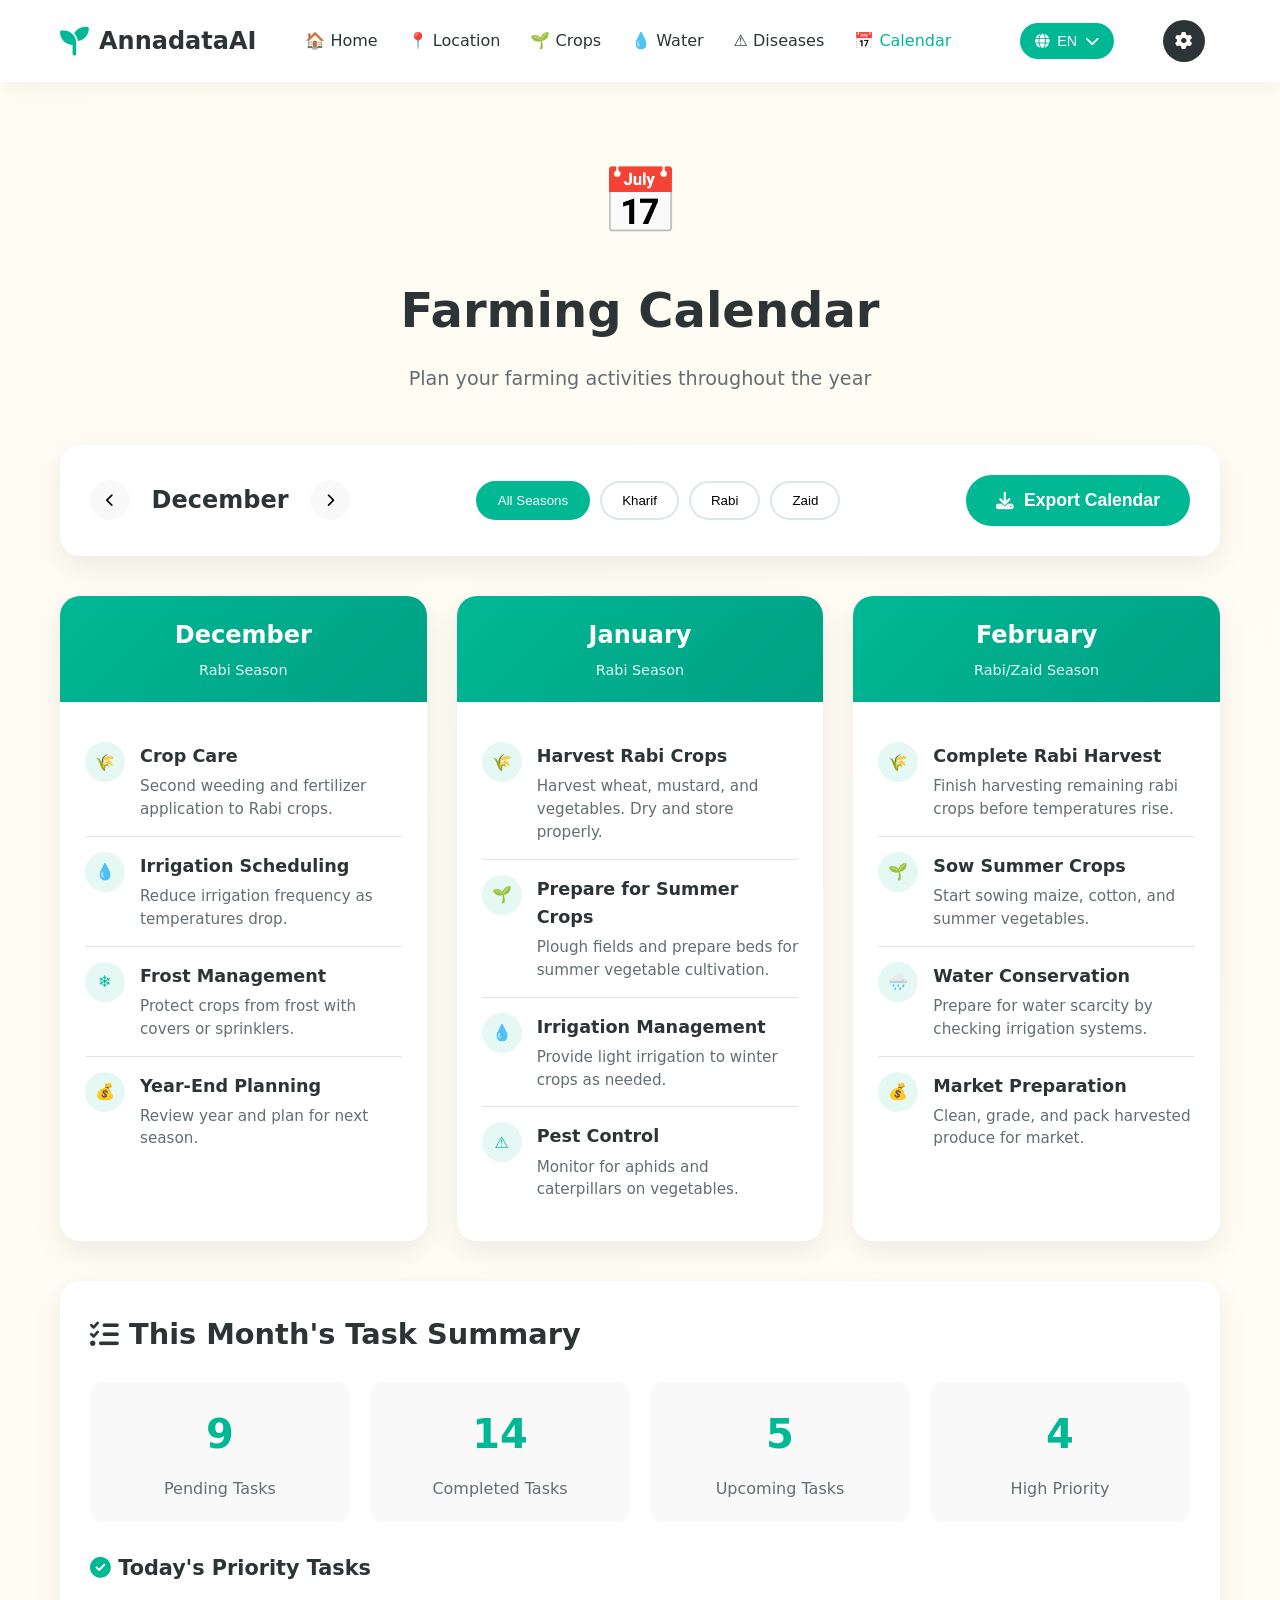
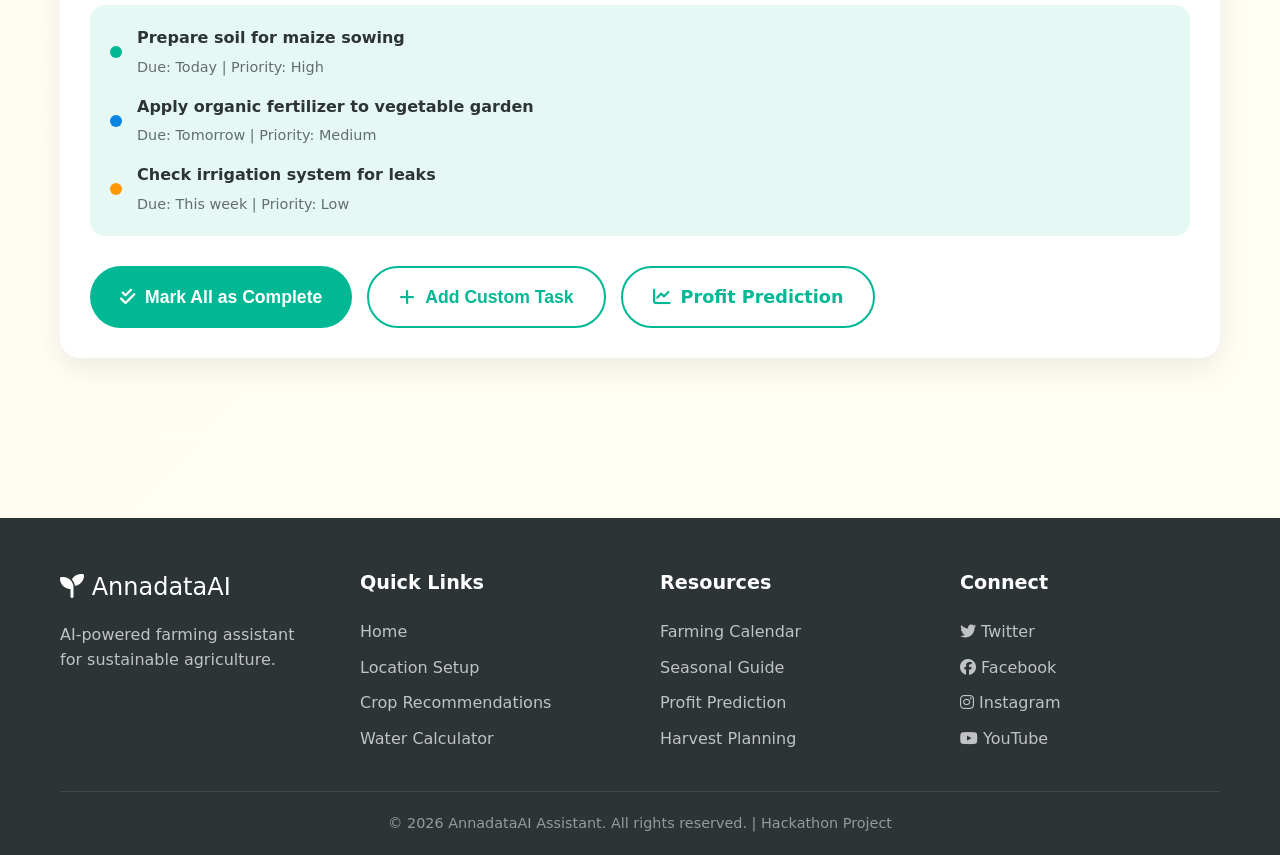
<file: templates/calendar.html>
<!DOCTYPE html>
<html lang="en">
<head>
    <meta charset="UTF-8">
    <meta name="viewport" content="width=device-width, initial-scale=1.0">
    <title>📅 Farming Calendar - AnnadataAI</title>
    <link rel="stylesheet" href="https://cdnjs.cloudflare.com/ajax/libs/font-awesome/6.4.0/css/all.min.css">
    <style>
        :root {
            --primary: #00b894;
            --primary-dark: #00a085;
            --secondary: #0984e3;
            --dark: #2d3436;
            --light: #f9f9f9;
            --gray: #636e72;
            --light-gray: #dfe6e9;
            --shadow: 0 10px 30px rgba(0, 0, 0, 0.08);
            --transition: all 0.3s ease;
        }

        * {
            margin: 0;
            padding: 0;
            box-sizing: border-box;
        }

        body {
            font-family: 'Segoe UI', system-ui, -apple-system, sans-serif;
            line-height: 1.6;
            color: var(--dark);
            background: linear-gradient(135deg, rgba(255, 193, 7, 0.05) 0%, rgba(255, 235, 59, 0.05) 100%);
            min-height: 100vh;
        }

        .container {
            max-width: 1200px;
            margin: 0 auto;
            padding: 0 20px;
        }

        /* Navbar */
        .navbar {
            position: fixed;
            top: 0;
            width: 100%;
            background: rgba(255, 255, 255, 0.95);
            backdrop-filter: blur(10px);
            box-shadow: 0 5px 20px rgba(0, 0, 0, 0.05);
            z-index: 1000;
            padding: 20px 0;
        }

        .nav-container {
            display: flex;
            justify-content: space-between;
            align-items: center;
        }

        .logo {
            display: flex;
            align-items: center;
            gap: 10px;
            text-decoration: none;
            color: var(--dark);
            font-weight: 700;
            font-size: 1.5rem;
        }

        .logo i {
            color: var(--primary);
            font-size: 1.8rem;
        }

        .nav-links {
            display: flex;
            gap: 30px;
        }

        .nav-links a {
            text-decoration: none;
            color: var(--dark);
            font-weight: 500;
            transition: var(--transition);
            position: relative;
        }

        .nav-links a:hover {
            color: var(--primary);
        }

        .nav-links a::after {
            content: '';
            position: absolute;
            bottom: -5px;
            left: 0;
            width: 0;
            height: 2px;
            background: var(--primary);
            transition: var(--transition);
        }

        .nav-links a:hover::after {
            width: 100%;
        }

        /* ===== LANGUAGE SELECTOR ===== */
        .language-selector {
            position: relative;
            margin-left: 20px;
        }

        .language-btn {
            display: flex;
            align-items: center;
            gap: 8px;
            padding: 10px 15px;
            background: var(--primary);
            color: white;
            border: none;
            border-radius: 25px;
            cursor: pointer;
            font-size: 0.9rem;
            font-weight: 500;
            transition: var(--transition);
        }

        .language-btn:hover {
            background: var(--primary-dark);
            transform: translateY(-2px);
        }

        .language-menu {
            position: absolute;
            top: 100%;
            right: 0;
            background: white;
            border-radius: 10px;
            box-shadow: 0 10px 30px rgba(0, 0, 0, 0.15);
            min-width: 200px;
            z-index: 1000;
            opacity: 0;
            visibility: hidden;
            transform: translateY(-10px);
            transition: var(--transition);
            margin-top: 10px;
        }

        .language-menu.active {
            opacity: 1;
            visibility: visible;
            transform: translateY(0);
        }

        .language-option {
            display: flex;
            align-items: center;
            gap: 12px;
            padding: 12px 16px;
            cursor: pointer;
            transition: var(--transition);
            border-bottom: 1px solid var(--light-gray);
        }

        .language-option:last-child {
            border-bottom: none;
        }

        .language-option:hover {
            background: var(--light);
            color: var(--primary);
        }

        .language-option .flag {
            font-size: 1.2rem;
        }

        .language-option span:last-child {
            font-weight: 500;
        }

        @media (max-width: 768px) {
            .nav-links {
                display: none;
                position: absolute;
                top: 100%;
                left: 0;
                width: 100%;
                background: white;
                flex-direction: column;
                padding: 20px;
                box-shadow: 0 10px 20px rgba(0,0,0,0.1);
            }
            
            .nav-links.active {
                display: flex;
            }
            
            .mobile-menu-btn {
                display: block;
            }
        }

        .settings-icon {
            display: inline-flex;
            align-items: center;
            justify-content: center;
            width: 42px;
            height: 42px;
            background: #2d3436;
            color: white;
            border-radius: 50%;
            text-decoration: none;
            font-size: 1.1rem;
            transition: var(--transition);
            cursor: pointer;
            margin-right: 15px;
        }

        .settings-icon:hover {
            background: #1e272e;
            transform: rotate(20deg);
            box-shadow: 0 5px 15px rgba(0, 0, 0, 0.2);
        }

        .mobile-menu-btn {
            display: none;
            background: none;
            border: none;
            font-size: 1.5rem;
            color: var(--dark);
            cursor: pointer;
        }

        /* Main Content */
        .main-content {
            padding: 150px 0 80px;
        }

        /* Page Header */
        .page-header {
            text-align: center;
            margin-bottom: 50px;
        }

        .page-header h1 {
            font-size: 3rem;
            color: var(--dark);
            margin-bottom: 15px;
        }

        .page-header .icon {
            font-size: 4rem;
            color: var(--primary);
            margin-bottom: 20px;
        }

        .page-header p {
            color: var(--gray);
            font-size: 1.2rem;
            max-width: 700px;
            margin: 0 auto;
        }

        /* Calendar Controls */
        .calendar-controls {
            background: white;
            border-radius: 20px;
            padding: 30px;
            box-shadow: var(--shadow);
            margin-bottom: 40px;
            display: flex;
            justify-content: space-between;
            align-items: center;
            flex-wrap: wrap;
            gap: 20px;
        }

        .month-selector {
            display: flex;
            align-items: center;
            gap: 15px;
        }

        .month-selector button {
            background: var(--light);
            border: none;
            width: 40px;
            height: 40px;
            border-radius: 50%;
            cursor: pointer;
            display: flex;
            align-items: center;
            justify-content: center;
            transition: var(--transition);
        }

        .month-selector button:hover {
            background: var(--primary);
            color: white;
        }

        .month-name {
            font-size: 1.5rem;
            font-weight: 600;
            color: var(--dark);
            min-width: 150px;
            text-align: center;
        }

        .season-selector {
            display: flex;
            gap: 10px;
            flex-wrap: wrap;
        }

        .season-btn {
            padding: 10px 20px;
            border: 2px solid var(--light-gray);
            background: white;
            border-radius: 25px;
            cursor: pointer;
            transition: var(--transition);
            font-weight: 500;
        }

        .season-btn.active {
            background: var(--primary);
            color: white;
            border-color: var(--primary);
        }

        .season-btn:hover:not(.active) {
            border-color: var(--primary);
            color: var(--primary);
        }

        /* Calendar Grid */
        .calendar-grid {
            display: grid;
            grid-template-columns: repeat(auto-fit, minmax(350px, 1fr));
            gap: 30px;
            margin-bottom: 40px;
        }

        .month-card {
            background: white;
            border-radius: 20px;
            overflow: hidden;
            box-shadow: var(--shadow);
            transition: var(--transition);
        }

        .month-card:hover {
            transform: translateY(-5px);
            box-shadow: 0 15px 35px rgba(0, 0, 0, 0.15);
        }

        .month-header {
            background: linear-gradient(135deg, var(--primary) 0%, var(--primary-dark) 100%);
            color: white;
            padding: 20px;
            text-align: center;
        }

        .month-title {
            font-size: 1.5rem;
            font-weight: 700;
            margin-bottom: 5px;
        }

        .month-season {
            font-size: 0.9rem;
            opacity: 0.9;
        }

        .month-body {
            padding: 25px;
        }

        .activities-list {
            list-style: none;
            padding: 0;
        }

        .activity-item {
            display: flex;
            align-items: flex-start;
            gap: 15px;
            padding: 15px 0;
            border-bottom: 1px solid var(--light-gray);
        }

        .activity-item:last-child {
            border-bottom: none;
        }

        .activity-icon {
            width: 40px;
            height: 40px;
            background: rgba(0, 184, 148, 0.1);
            border-radius: 50%;
            display: flex;
            align-items: center;
            justify-content: center;
            color: var(--primary);
            flex-shrink: 0;
        }

        .activity-content h4 {
            color: var(--dark);
            margin-bottom: 5px;
            font-size: 1.1rem;
        }

        .activity-content p {
            color: var(--gray);
            font-size: 0.95rem;
            line-height: 1.5;
        }

        /* Task Summary */
        .task-summary {
            background: white;
            border-radius: 20px;
            padding: 30px;
            box-shadow: var(--shadow);
            margin-top: 40px;
        }

        .task-summary h2 {
            color: var(--dark);
            margin-bottom: 25px;
            font-size: 1.8rem;
            display: flex;
            align-items: center;
            gap: 10px;
        }

        .task-stats {
            display: grid;
            grid-template-columns: repeat(auto-fit, minmax(200px, 1fr));
            gap: 20px;
            margin-bottom: 30px;
        }

        .stat-card {
            background: var(--light);
            padding: 20px;
            border-radius: 15px;
            text-align: center;
        }

        .stat-number {
            font-size: 2.5rem;
            font-weight: 700;
            color: var(--primary);
            margin-bottom: 10px;
        }

        .stat-label {
            color: var(--gray);
            font-size: 1rem;
        }

        /* Buttons */
        .btn {
            display: inline-flex;
            align-items: center;
            gap: 10px;
            padding: 15px 30px;
            border-radius: 50px;
            text-decoration: none;
            font-weight: 600;
            font-size: 1.1rem;
            transition: var(--transition);
            border: none;
            cursor: pointer;
        }

        .btn-primary {
            background: var(--primary);
            color: white;
        }

        .btn-primary:hover {
            background: var(--primary-dark);
            transform: translateY(-3px);
            box-shadow: 0 10px 20px rgba(0, 184, 148, 0.3);
        }

        .btn-secondary {
            background: white;
            color: var(--primary);
            border: 2px solid var(--primary);
        }

        .btn-secondary:hover {
            background: var(--primary);
            color: white;
        }

        /* Footer */
        footer {
            background: var(--dark);
            color: white;
            padding: 50px 0 20px;
            margin-top: 80px;
        }

        .footer-content {
            display: grid;
            grid-template-columns: repeat(auto-fit, minmax(250px, 1fr));
            gap: 40px;
            margin-bottom: 30px;
        }

        .footer-links h3 {
            color: white;
            margin-bottom: 20px;
            font-size: 1.2rem;
        }

        .footer-links ul {
            list-style: none;
        }

        .footer-links li {
            margin-bottom: 10px;
        }

        .footer-links a {
            color: rgba(255, 255, 255, 0.7);
            text-decoration: none;
            transition: var(--transition);
        }

        .footer-links a:hover {
            color: white;
            padding-left: 5px;
        }

        .copyright {
            text-align: center;
            padding-top: 20px;
            border-top: 1px solid rgba(255, 255, 255, 0.1);
            color: rgba(255, 255, 255, 0.5);
            font-size: 0.9rem;
        }

        /* Responsive */
        @media (max-width: 768px) {
            .nav-links {
                display: none;
                position: absolute;
                top: 70px;
                left: 0;
                width: 100%;
                background: white;
                flex-direction: column;
                padding: 20px;
                box-shadow: 0 10px 20px rgba(0,0,0,0.1);
            }
            
            .mobile-menu-btn {
                display: block;
            }
            
            .main-content {
                padding: 120px 0 40px;
            }
            
            .page-header h1 {
                font-size: 2.5rem;
            }
            
            .calendar-controls {
                flex-direction: column;
                align-items: stretch;
            }
            
            .month-selector {
                justify-content: center;
            }
            
            .season-selector {
                justify-content: center;
            }
            
            .calendar-grid {
                grid-template-columns: 1fr;
            }
            
            .task-stats {
                grid-template-columns: 1fr;
            }
        }

        @media (max-width: 480px) {
            .page-header h1 {
                font-size: 2rem;
            }
            
            .month-selector {
                flex-wrap: wrap;
                justify-content: center;
            }
            
            .season-selector {
                justify-content: center;
            }
        }
    </style>
</head>
<body>
    <!-- Navbar -->
    <nav class="navbar">
        <div class="container nav-container">
            <a href="/" class="logo">
                <i class="fas fa-seedling"></i>
                <span>AnnadataAI</span>
            </a>
            
            <div class="nav-links">
                <a href="/">🏠 Home</a>
                <a href="/location">📍 Location</a>
                <a href="/crops">🌱 Crops</a>
                <a href="/water">💧 Water</a>
                <a href="/diseases">⚠️ Diseases</a>
                <a href="/calendar" style="color: var(--primary);">📅 Calendar</a>
            </div>
            
            <!-- Language Selector -->
            <div class="language-selector">
                <button class="language-btn" onclick="toggleLanguageMenu()">
                    <i class="fas fa-globe"></i>
                    <span id="current-language">EN</span>
                    <i class="fas fa-chevron-down"></i>
                </button>
                <div class="language-menu" id="languageMenu">
                    <div class="language-option" onclick="changeLanguage('en')">
                        <span class="flag">🇺🇸</span>
                        <span>English</span>
                    </div>
                    <div class="language-option" onclick="changeLanguage('hi')">
                        <span class="flag">🇮🇳</span>
                        <span>हिंदी</span>
                    </div>
                    <div class="language-option" onclick="changeLanguage('te')">
                        <span class="flag">🇮🇳</span>
                        <span>తెలుగు</span>
                    </div>
                    <div class="language-option" onclick="changeLanguage('ta')">
                        <span class="flag">🇮🇳</span>
                        <span>தமிழ்</span>
                    </div>
                    <div class="language-option" onclick="changeLanguage('bn')">
                        <span class="flag">🇧🇩</span>
                        <span>বাংলা</span>
                    </div>
                    <div class="language-option" onclick="changeLanguage('mr')">
                        <span class="flag">🇮🇳</span>
                        <span>मराठी</span>
                    </div>
                    <div class="language-option" onclick="changeLanguage('gu')">
                        <span class="flag">🇮🇳</span>
                        <span>ગુજરાતી</span>
                    </div>
                    <div class="language-option" onclick="changeLanguage('kn')">
                        <span class="flag">🇮🇳</span>
                        <span>ಕನ್ನಡ</span>
                    </div>
                    <div class="language-option" onclick="changeLanguage('ml')">
                        <span class="flag">🇮🇳</span>
                        <span>മലയാളം</span>
                    </div>
                    <div class="language-option" onclick="changeLanguage('pa')">
                        <span class="flag">🇮🇳</span>
                        <span>ਪੰਜਾਬੀ</span>
                    </div>
                </div>
            </div>
            
            <a href="/settings" class="settings-icon" title="Settings">
                <i class="fas fa-cog"></i>
            </a>
            
            <button class="mobile-menu-btn">
                <i class="fas fa-bars"></i>
            </button>
        </div>
    </nav>

    <!-- Main Content -->
    <div class="main-content">
        <div class="container">
            <!-- Page Header -->
            <div class="page-header">
                <div class="icon">📅</div>
                <h1 data-translate="calendar_title">Smart Farming Calendar</h1>
                <p data-translate="calendar_subtitle">Plan your farming activities month-by-month with AI-powered recommendations tailored to your location and crops.</p>
            </div>

            <!-- Calendar Controls -->
            <div class="calendar-controls">
                <div class="month-selector">
                    <button onclick="changeMonth(-1)">
                        <i class="fas fa-chevron-left"></i>
                    </button>
                    <div class="month-name" id="currentMonth">January</div>
                    <button onclick="changeMonth(1)">
                        <i class="fas fa-chevron-right"></i>
                    </button>
                </div>
                
                <div class="season-selector">
                    <button class="season-btn active" onclick="filterBySeason('all')">All Seasons</button>
                    <button class="season-btn" onclick="filterBySeason('kharif')">Kharif</button>
                    <button class="season-btn" onclick="filterBySeason('rabi')">Rabi</button>
                    <button class="season-btn" onclick="filterBySeason('zaid')">Zaid</button>
                </div>
                
                <button class="btn btn-primary" onclick="exportCalendar()">
                    <i class="fas fa-download"></i> Export Calendar
                </button>
            </div>

            <!-- Calendar Grid -->
            <div class="calendar-grid" id="calendarGrid">
                <!-- Months will be populated by JavaScript -->
            </div>

            <!-- Task Summary -->
            <div class="task-summary">
                <h2><i class="fas fa-tasks"></i> This Month's Task Summary</h2>
                
                <div class="task-stats">
                    <div class="stat-card">
                        <div class="stat-number" id="pendingTasks">8</div>
                        <div class="stat-label">Pending Tasks</div>
                    </div>
                    
                    <div class="stat-card">
                        <div class="stat-number" id="completedTasks">12</div>
                        <div class="stat-label">Completed Tasks</div>
                    </div>
                    
                    <div class="stat-card">
                        <div class="stat-number" id="upcomingTasks">5</div>
                        <div class="stat-label">Upcoming Tasks</div>
                    </div>
                    
                    <div class="stat-card">
                        <div class="stat-number" id="priorityTasks">3</div>
                        <div class="stat-label">High Priority</div>
                    </div>
                </div>
                
                <div style="margin-top: 30px;">
                    <h3 style="color: var(--dark); margin-bottom: 20px; font-size: 1.3rem;">
                        <i class="fas fa-check-circle" style="color: var(--primary);"></i> Today's Priority Tasks
                    </h3>
                    
                    <div style="background: rgba(0, 184, 148, 0.1); padding: 20px; border-radius: 15px;">
                        <div style="display: flex; align-items: center; gap: 15px; margin-bottom: 15px;">
                            <div style="width: 12px; height: 12px; background: var(--primary); border-radius: 50%;"></div>
                            <div>
                                <strong>Prepare soil for maize sowing</strong>
                                <p style="color: var(--gray); font-size: 0.9rem; margin-top: 5px;">Due: Today | Priority: High</p>
                            </div>
                        </div>
                        
                        <div style="display: flex; align-items: center; gap: 15px; margin-bottom: 15px;">
                            <div style="width: 12px; height: 12px; background: var(--secondary); border-radius: 50%;"></div>
                            <div>
                                <strong>Apply organic fertilizer to vegetable garden</strong>
                                <p style="color: var(--gray); font-size: 0.9rem; margin-top: 5px;">Due: Tomorrow | Priority: Medium</p>
                            </div>
                        </div>
                        
                        <div style="display: flex; align-items: center; gap: 15px;">
                            <div style="width: 12px; height: 12px; background: #ff9800; border-radius: 50%;"></div>
                            <div>
                                <strong>Check irrigation system for leaks</strong>
                                <p style="color: var(--gray); font-size: 0.9rem; margin-top: 5px;">Due: This week | Priority: Low</p>
                            </div>
                        </div>
                    </div>
                </div>
                
                <!-- UPDATED: Button now correctly links to /profit route -->
                <div style="margin-top: 30px; display: flex; gap: 15px; flex-wrap: wrap;">
                    <button class="btn btn-primary" onclick="markAllComplete()">
                        <i class="fas fa-check-double"></i> Mark All as Complete
                    </button>
                    
                    <button class="btn btn-secondary" onclick="addCustomTask()">
                        <i class="fas fa-plus"></i> Add Custom Task
                    </button>
                    
                    <!-- UPDATED LINK: Now uses Flask route /profit -->
                    <a href="/profit" class="btn btn-secondary">
                        <i class="fas fa-chart-line"></i> Profit Prediction
                    </a>
                </div>
            </div>
        </div>
    </div>

    <!-- Footer -->
    <footer>
        <div class="container">
            <div class="footer-content">
                <div class="footer-about">
                    <div class="footer-logo" style="color: white; font-size: 1.5rem; margin-bottom: 15px;">
                        <i class="fas fa-seedling"></i> AnnadataAI
                    </div>
                    <p style="color: rgba(255, 255, 255, 0.7);">AI-powered farming assistant for sustainable agriculture.</p>
                </div>
                
                <div class="footer-links">
                    <h3>Quick Links</h3>
                    <ul>
                        <li><a href="/">Home</a></li>
                        <li><a href="/location">Location Setup</a></li>
                        <li><a href="/crops">Crop Recommendations</a></li>
                        <li><a href="/water">Water Calculator</a></li>
                    </ul>
                </div>
                
                <div class="footer-links">
                    <h3>Resources</h3>
                    <ul>
                        <li><a href="/calendar">Farming Calendar</a></li>
                        <li><a href="#">Seasonal Guide</a></li>
                        <li><a href="/profit">Profit Prediction</a></li>
                        <li><a href="#">Harvest Planning</a></li>
                    </ul>
                </div>
                
                <div class="footer-links">
                    <h3>Connect</h3>
                    <ul>
                        <li><a href="#"><i class="fab fa-twitter"></i> Twitter</a></li>
                        <li><a href="#"><i class="fab fa-facebook"></i> Facebook</a></li>
                        <li><a href="#"><i class="fab fa-instagram"></i> Instagram</a></li>
                        <li><a href="#"><i class="fab fa-youtube"></i> YouTube</a></li>
                    </ul>
                </div>
            </div>
            
            <div class="copyright">
                <p>&copy; 2024 AnnadataAI Assistant. All rights reserved. | Hackathon Project</p>
            </div>
        </div>
    </footer>

    <script>
        // Mobile Menu Toggle
        const mobileMenuBtn = document.querySelector('.mobile-menu-btn');
        const navLinks = document.querySelector('.nav-links');
        
        mobileMenuBtn.addEventListener('click', () => {
            navLinks.style.display = navLinks.style.display === 'flex' ? 'none' : 'flex';
        });
        
        // Calendar Data
        const monthsData = [
            {
                name: 'January',
                season: 'Rabi',
                activities: [
                    { icon: '🌾', title: 'Harvest Rabi Crops', description: 'Harvest wheat, mustard, and vegetables. Dry and store properly.' },
                    { icon: '🌱', title: 'Prepare for Summer Crops', description: 'Plough fields and prepare beds for summer vegetable cultivation.' },
                    { icon: '💧', title: 'Irrigation Management', description: 'Provide light irrigation to winter crops as needed.' },
                    { icon: '⚠️', title: 'Pest Control', description: 'Monitor for aphids and caterpillars on vegetables.' }
                ]
            },
            {
                name: 'February',
                season: 'Rabi/Zaid',
                activities: [
                    { icon: '🌾', title: 'Complete Rabi Harvest', description: 'Finish harvesting remaining rabi crops before temperatures rise.' },
                    { icon: '🌱', title: 'Sow Summer Crops', description: 'Start sowing maize, cotton, and summer vegetables.' },
                    { icon: '🌧️', title: 'Water Conservation', description: 'Prepare for water scarcity by checking irrigation systems.' },
                    { icon: '💰', title: 'Market Preparation', description: 'Clean, grade, and pack harvested produce for market.' }
                ]
            },
            {
                name: 'March',
                season: 'Zaid',
                activities: [
                    { icon: '🌱', title: 'Sow Zaid Crops', description: 'Sow moong, melons, cucumber, and other short-duration crops.' },
                    { icon: '💧', title: 'Irrigation Critical', description: 'Increase irrigation frequency as temperatures rise.' },
                    { icon: '🌿', title: 'Weed Control', description: 'Regular weeding and mulching to conserve soil moisture.' },
                    { icon: '🐛', title: 'Pest Monitoring', description: 'Watch for whiteflies and mites on summer crops.' }
                ]
            },
            {
                name: 'April',
                season: 'Zaid',
                activities: [
                    { icon: '🌾', title: 'Harvest Early Zaid', description: 'Harvest early-sown summer crops like vegetables and pulses.' },
                    { icon: '🌱', title: 'Prepare for Kharif', description: 'Start preparing land for upcoming Kharif season.' },
                    { icon: '🔥', title: 'Heat Management', description: 'Protect crops from heat stress with shade and mulching.' },
                    { icon: '💧', title: 'Water Scheduling', description: 'Water early morning or late evening to reduce evaporation.' }
                ]
            },
            {
                name: 'May',
                season: 'Kharif Preparation',
                activities: [
                    { icon: '🌱', title: 'Nursery Preparation', description: 'Prepare nurseries for rice, vegetables, and other Kharif crops.' },
                    { icon: '🌾', title: 'Harvest Remaining Crops', description: 'Complete harvesting of all summer crops.' },
                    { icon: '🌧️', title: 'Wait for Monsoon', description: 'Monitor weather forecasts for monsoon arrival.' },
                    { icon: '🛠️', title: 'Equipment Check', description: 'Repair and maintain farming equipment for Kharif season.' }
                ]
            },
            {
                name: 'June',
                season: 'Kharif',
                activities: [
                    { icon: '🌧️', title: 'Monsoon Begins', description: 'Start sowing with first monsoon showers.' },
                    { icon: '🌱', title: 'Sow Kharif Crops', description: 'Sow rice, maize, cotton, soybeans, and pulses.' },
                    { icon: '💧', title: 'Rainwater Harvesting', description: 'Collect and store rainwater for future use.' },
                    { icon: '⚠️', title: 'Disease Watch', description: 'Monitor for fungal diseases in humid conditions.' }
                ]
            },
            {
                name: 'July',
                season: 'Kharif',
                activities: [
                    { icon: '🌱', title: 'Continue Sowing', description: 'Complete sowing of all Kharif crops.' },
                    { icon: '🌿', title: 'Weed Management', description: 'First weeding of Kharif crops. Use organic weed control.' },
                    { icon: '💧', title: 'Drainage Management', description: 'Ensure proper drainage to prevent waterlogging.' },
                    { icon: '🌾', title: 'Fertilizer Application', description: 'Apply first dose of fertilizers to growing crops.' }
                ]
            },
            {
                name: 'August',
                season: 'Kharif',
                activities: [
                    { icon: '🌾', title: 'Crop Maintenance', description: 'Second weeding and earthing up of crops.' },
                    { icon: '💧', title: 'Irrigation as Needed', description: 'Supplement irrigation if monsoon breaks occur.' },
                    { icon: '🐛', title: 'Pest Control', description: 'Monitor and control pests like stem borers and leaf rollers.' },
                    { icon: '🌱', title: 'Sow Late Kharif', description: 'Sow late varieties of pulses and vegetables.' }
                ]
            },
            {
                name: 'September',
                season: 'Kharif/Rabi',
                activities: [
                    { icon: '🌾', title: 'Harvest Early Kharif', description: 'Start harvesting early-maturing Kharif crops.' },
                    { icon: '🌱', title: 'Prepare for Rabi', description: 'Begin land preparation for Rabi season crops.' },
                    { icon: '💧', title: 'Water Management', description: 'Conserve soil moisture for upcoming dry period.' },
                    { icon: '💰', title: 'Market Planning', description: 'Plan marketing strategy for Kharif harvest.' }
                ]
            },
            {
                name: 'October',
                season: 'Rabi',
                activities: [
                    { icon: '🌾', title: 'Complete Kharif Harvest', description: 'Finish harvesting all Kharif crops.' },
                    { icon: '🌱', title: 'Sow Rabi Crops', description: 'Start sowing wheat, barley, mustard, and vegetables.' },
                    { icon: '💧', title: 'Irrigation Critical', description: 'Provide pre-sowing irrigation for Rabi crops.' },
                    { icon: '🌿', title: 'Soil Preparation', description: 'Fine tilth preparation for small-seeded crops.' }
                ]
            },
            {
                name: 'November',
                season: 'Rabi',
                activities: [
                    { icon: '🌱', title: 'Complete Rabi Sowing', description: 'Finish sowing all Rabi crops before winter.' },
                    { icon: '💧', title: 'First Irrigation', description: 'Apply first irrigation to newly sown crops.' },
                    { icon: '🌿', title: 'Weed Control', description: 'First weeding of Rabi crops.' },
                    { icon: '🌡️', title: 'Frost Protection', description: 'Prepare for frost protection measures.' }
                ]
            },
            {
                name: 'December',
                season: 'Rabi',
                activities: [
                    { icon: '🌾', title: 'Crop Care', description: 'Second weeding and fertilizer application to Rabi crops.' },
                    { icon: '💧', title: 'Irrigation Scheduling', description: 'Reduce irrigation frequency as temperatures drop.' },
                    { icon: '❄️', title: 'Frost Management', description: 'Protect crops from frost with covers or sprinklers.' },
                    { icon: '💰', title: 'Year-End Planning', description: 'Review year and plan for next season.' }
                ]
            }
        ];
        
        let currentMonthIndex = new Date().getMonth(); // 0-11
        
        // Render Calendar
        function renderCalendar() {
            const container = document.getElementById('calendarGrid');
            const currentMonth = document.getElementById('currentMonth');
            
            // Update current month display
            currentMonth.textContent = monthsData[currentMonthIndex].name;
            
            // Clear container
            container.innerHTML = '';
            
            // Show current month and next 2 months
            for (let i = 0; i < 3; i++) {
                const monthIndex = (currentMonthIndex + i) % 12;
                const month = monthsData[monthIndex];
                
                const monthCard = document.createElement('div');
                monthCard.className = 'month-card';
                monthCard.innerHTML = `
                    <div class="month-header">
                        <div class="month-title">${month.name}</div>
                        <div class="month-season">${month.season} Season</div>
                    </div>
                    <div class="month-body">
                        <ul class="activities-list">
                            ${month.activities.map(activity => `
                                <li class="activity-item">
                                    <div class="activity-icon">
                                        ${activity.icon}
                                    </div>
                                    <div class="activity-content">
                                        <h4>${activity.title}</h4>
                                        <p>${activity.description}</p>
                                    </div>
                                </li>
                            `).join('')}
                        </ul>
                    </div>
                `;
                container.appendChild(monthCard);
            }
            
            // Update task summary
            updateTaskSummary();
        }
        
        // Change Month
        function changeMonth(direction) {
            currentMonthIndex = (currentMonthIndex + direction + 12) % 12;
            renderCalendar();
        }
        
        // Filter by Season
        function filterBySeason(season) {
            // Update active button
            document.querySelectorAll('.season-btn').forEach(btn => {
                btn.classList.remove('active');
            });
            event.target.classList.add('active');
            
            // In a real app, this would filter the calendar
            // For demo, we'll just show an alert
            if (season !== 'all') {
                alert(`Showing activities for ${season} season`);
            }
            
            renderCalendar();
        }
        
        // Update Task Summary
        function updateTaskSummary() {
            // Random task counts for demo
            document.getElementById('pendingTasks').textContent = Math.floor(Math.random() * 5) + 6;
            document.getElementById('completedTasks').textContent = Math.floor(Math.random() * 5) + 10;
            document.getElementById('upcomingTasks').textContent = Math.floor(Math.random() * 5) + 3;
            document.getElementById('priorityTasks').textContent = Math.floor(Math.random() * 3) + 2;
        }
        
        // Export Calendar
        function exportCalendar() {
            alert('✅ Calendar exported successfully! You can print it or save as PDF.');
        }
        
        // Mark All Complete
        function markAllComplete() {
            if (confirm('Mark all tasks for this month as complete?')) {
                document.getElementById('pendingTasks').textContent = '0';
                document.getElementById('completedTasks').textContent = '20';
                alert('All tasks marked as complete! Great job! 🎉');
            }
        }
        
        // Add Custom Task
        function addCustomTask() {
            const task = prompt('Enter your custom farming task:');
            if (task) {
                alert(`Task added: "${task}"\nIt will appear in your personal task list.`);
            }
        }
        
        // Initialize
        document.addEventListener('DOMContentLoaded', () => {
            renderCalendar();
            
            // Update copyright year
            document.querySelector('.copyright p').innerHTML = 
                `© ${new Date().getFullYear()} AnnadataAI Assistant. All rights reserved. | Hackathon Project`;
        });
    </script>

    <!-- Include translations script -->
    <script src="/static/translations.js"></script>
</body>
</html>
</file>
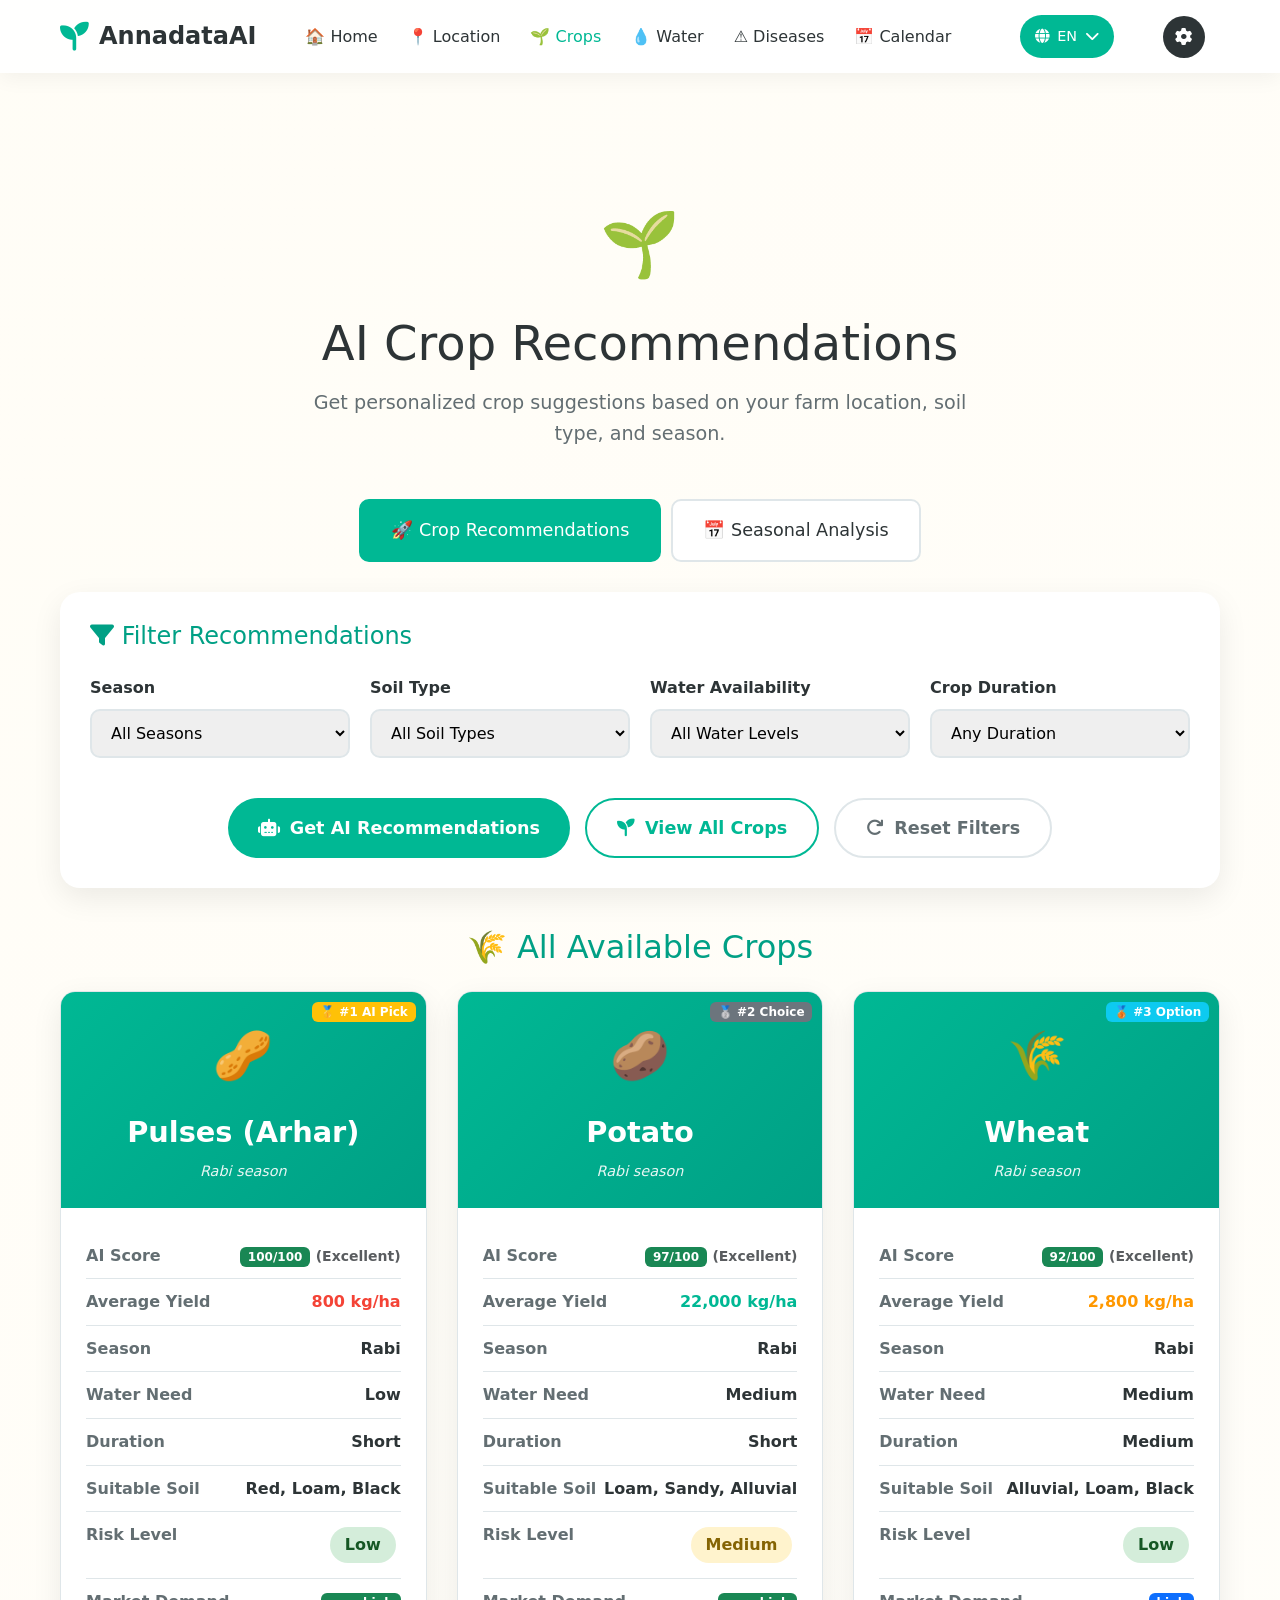
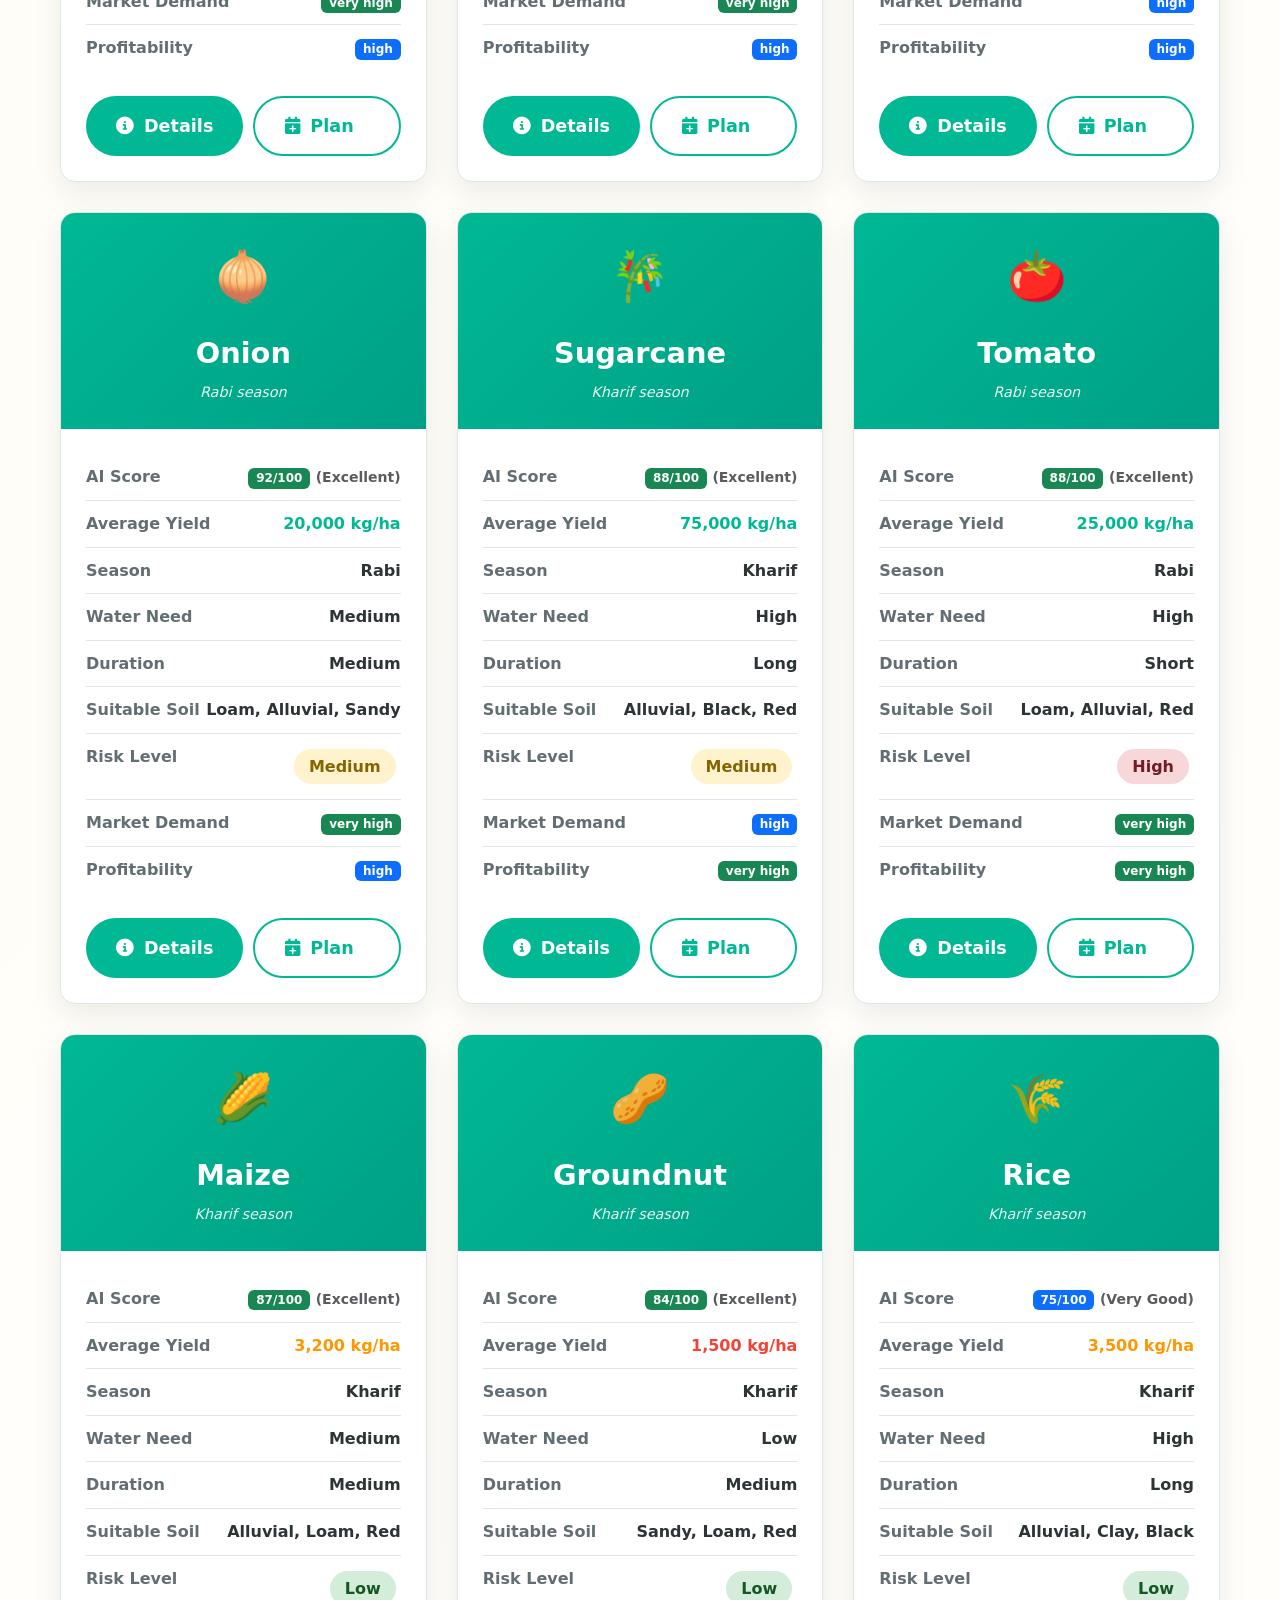
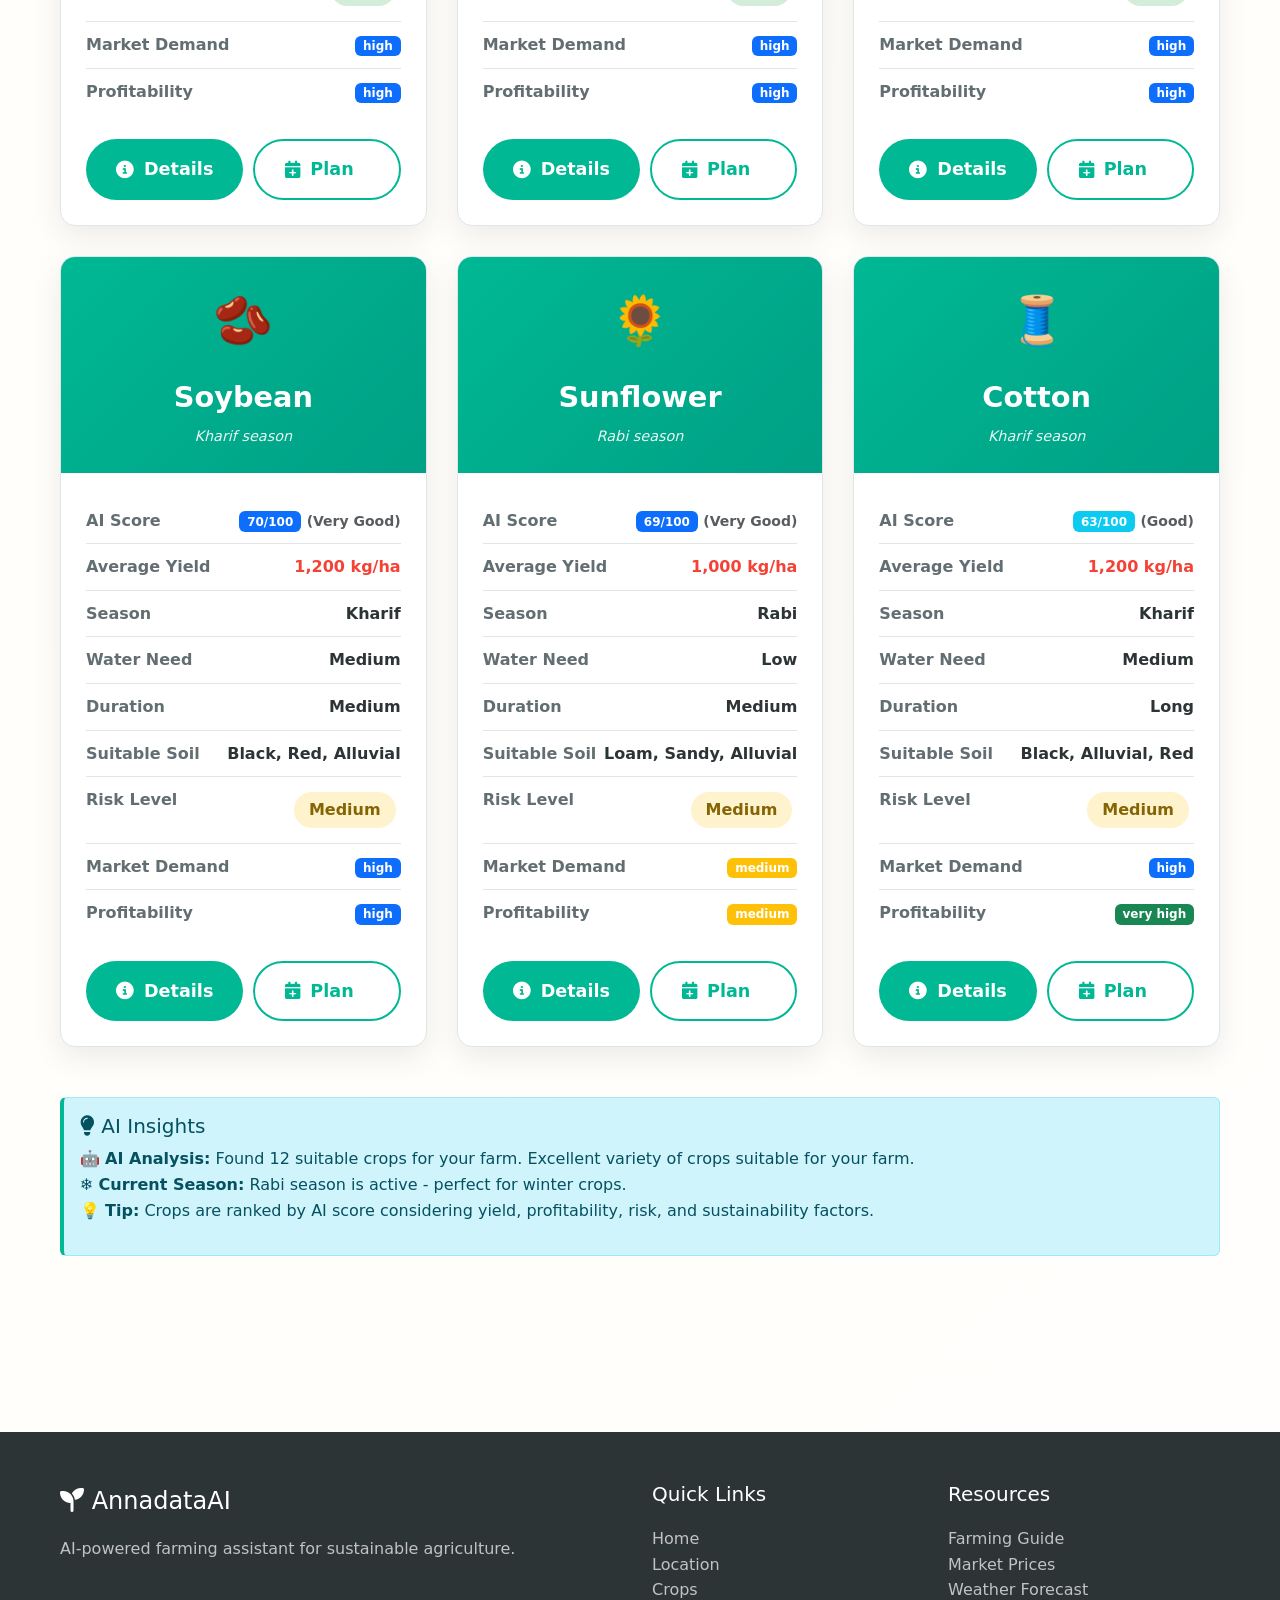
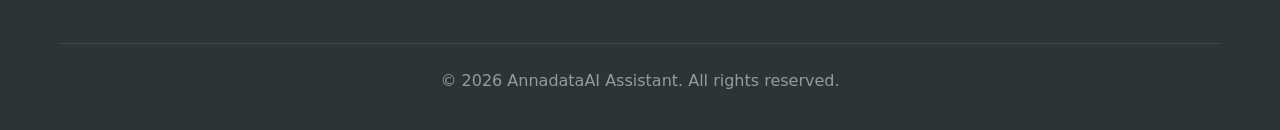
<file: templates/crops.html>
<!DOCTYPE html>
<html lang="en">
<head>
    <meta charset="UTF-8">
    <meta name="viewport" content="width=device-width, initial-scale=1.0">
    <title>🌱 Crop Recommendations - AnnadataAI</title>
    <link rel="stylesheet" href="https://cdnjs.cloudflare.com/ajax/libs/font-awesome/6.4.0/css/all.min.css">
    <link href="https://cdn.jsdelivr.net/npm/bootstrap@5.3.0/dist/css/bootstrap.min.css" rel="stylesheet">
    <style>
        /* Import base styles */
        :root {
            --primary: #00b894;
            --primary-dark: #00a085;
            --secondary: #0984e3;
            --dark: #2d3436;
            --light: #f9f9f9;
            --gray: #636e72;
            --light-gray: #dfe6e9;
            --shadow: 0 10px 30px rgba(0, 0, 0, 0.08);
            --transition: all 0.3s ease;
        }

        * {
            margin: 0;
            padding: 0;
            box-sizing: border-box;
        }

        body {
            font-family: 'Segoe UI', system-ui, -apple-system, sans-serif;
            line-height: 1.6;
            color: var(--dark);
            background: linear-gradient(135deg, rgba(255, 234, 167, 0.1) 0%, rgba(252, 243, 207, 0.05) 100%);
            min-height: 100vh;
        }

        .container {
            max-width: 1200px;
            margin: 0 auto;
            padding: 0 20px;
        }

        /* Navbar */
        .navbar {
            background: rgba(255, 255, 255, 0.95);
            box-shadow: 0 5px 20px rgba(0, 0, 0, 0.05);
            padding: 15px 0;
        }

        .nav-container {
            display: flex;
            justify-content: space-between;
            align-items: center;
        }

        .logo {
            display: flex;
            align-items: center;
            gap: 10px;
            text-decoration: none;
            color: var(--dark);
            font-weight: 700;
            font-size: 1.5rem;
        }

        .logo i {
            color: var(--primary);
            font-size: 1.8rem;
        }

        .nav-links {
            display: flex;
            gap: 30px;
        }

        .nav-links a {
            text-decoration: none;
            color: var(--dark);
            font-weight: 500;
            transition: var(--transition);
        }

        .nav-links a:hover {
            color: var(--primary);
        }

        .nav-links a.active {
            color: var(--primary);
        }

        /* ===== LANGUAGE SELECTOR ===== */
        .language-selector {
            position: relative;
            margin-left: 20px;
        }

        .language-btn {
            display: flex;
            align-items: center;
            gap: 8px;
            padding: 10px 15px;
            background: var(--primary);
            color: white;
            border: none;
            border-radius: 25px;
            cursor: pointer;
            font-size: 0.9rem;
            font-weight: 500;
            transition: var(--transition);
        }

        .language-btn:hover {
            background: var(--primary-dark);
            transform: translateY(-2px);
        }

        .language-menu {
            position: absolute;
            top: 100%;
            right: 0;
            background: white;
            border-radius: 10px;
            box-shadow: 0 10px 30px rgba(0, 0, 0, 0.15);
            min-width: 200px;
            z-index: 1000;
            opacity: 0;
            visibility: hidden;
            transform: translateY(-10px);
            transition: var(--transition);
            margin-top: 10px;
        }

        .language-menu.active {
            opacity: 1;
            visibility: visible;
            transform: translateY(0);
        }

        .language-option {
            display: flex;
            align-items: center;
            gap: 12px;
            padding: 12px 16px;
            cursor: pointer;
            transition: var(--transition);
            border-bottom: 1px solid var(--light-gray);
        }

        .language-option:last-child {
            border-bottom: none;
        }

        .language-option:hover {
            background: var(--light);
            color: var(--primary);
        }

        .language-option .flag {
            font-size: 1.2rem;
        }

        .language-option span:last-child {
            font-weight: 500;
        }

        .settings-icon {
            display: inline-flex;
            align-items: center;
            justify-content: center;
            width: 42px;
            height: 42px;
            background: #2d3436;
            color: white;
            border-radius: 50%;
            text-decoration: none;
            font-size: 1.1rem;
            transition: var(--transition);
            cursor: pointer;
            margin-right: 15px;
        }

        .settings-icon:hover {
            background: #1e272e;
            transform: rotate(20deg);
            box-shadow: 0 5px 15px rgba(0, 0, 0, 0.2);
        }

        .mobile-menu-btn {
            display: none;
            background: none;
            border: none;
            font-size: 1.5rem;
            color: var(--dark);
            cursor: pointer;
        }

        @media (max-width: 768px) {
            .nav-links {
                display: none;
                position: absolute;
                top: 100%;
                left: 0;
                width: 100%;
                background: white;
                flex-direction: column;
                padding: 20px;
                box-shadow: 0 10px 20px rgba(0,0,0,0.1);
            }
            
            .nav-links.active {
                display: flex;
            }
            
            .mobile-menu-btn {
                display: block;
            }
        }

        /* Main Content */
        .main-content {
            padding: 120px 0 80px;
        }

        /* Page Header */
        .page-header {
            text-align: center;
            margin-bottom: 50px;
        }

        .page-header h1 {
            font-size: 3rem;
            color: var(--dark);
            margin-bottom: 15px;
        }

        .page-header .icon {
            font-size: 4rem;
            color: var(--primary);
            margin-bottom: 20px;
        }

        .page-header p {
            color: var(--gray);
            font-size: 1.2rem;
            max-width: 700px;
            margin: 0 auto;
        }

        /* Feature Tabs */
        .feature-tabs {
            display: flex;
            gap: 10px;
            margin-bottom: 30px;
            flex-wrap: wrap;
            justify-content: center;
        }

        .feature-tab {
            padding: 15px 30px;
            border: 2px solid var(--light-gray);
            border-radius: 10px;
            background: white;
            cursor: pointer;
            transition: var(--transition);
            font-weight: 500;
            font-size: 1.1rem;
        }

        .feature-tab:hover {
            border-color: var(--primary);
            transform: translateY(-2px);
        }

        .feature-tab.active {
            background: var(--primary);
            color: white;
            border-color: var(--primary);
        }

        /* Feature Sections */
        .feature-section {
            display: none;
            animation: fadeIn 0.5s ease;
        }

        .feature-section.active {
            display: block;
        }

        @keyframes fadeIn {
            from { opacity: 0; transform: translateY(10px); }
            to { opacity: 1; transform: translateY(0); }
        }

        /* Filter Section */
        .filter-section {
            background: white;
            border-radius: 20px;
            padding: 30px;
            box-shadow: var(--shadow);
            margin-bottom: 40px;
        }

        .filter-section h3 {
            color: var(--primary-dark);
            margin-bottom: 25px;
            font-size: 1.5rem;
        }

        .filter-grid {
            display: grid;
            grid-template-columns: repeat(auto-fit, minmax(250px, 1fr));
            gap: 20px;
            margin-bottom: 25px;
        }

        .filter-group {
            margin-bottom: 15px;
        }

        .filter-group label {
            display: block;
            margin-bottom: 8px;
            font-weight: 600;
            color: var(--dark);
        }

        .filter-group select {
            width: 100%;
            padding: 12px 15px;
            border: 2px solid var(--light-gray);
            border-radius: 10px;
            font-size: 1rem;
            transition: var(--transition);
        }

        .filter-group select:focus {
            outline: none;
            border-color: var(--primary);
            box-shadow: 0 0 0 3px rgba(0, 184, 148, 0.1);
        }

        /* Monthly Analysis */
        .monthly-analysis {
            background: white;
            border-radius: 20px;
            padding: 30px;
            box-shadow: var(--shadow);
            margin-bottom: 30px;
        }

        .weather-card {
            background: linear-gradient(135deg, #667eea 0%, #764ba2 100%);
            color: white;
            border-radius: 15px;
            padding: 25px;
            margin-bottom: 20px;
        }

        .month-selector {
            display: flex;
            gap: 10px;
            flex-wrap: wrap;
            margin-bottom: 20px;
            justify-content: center;
        }

        .month-btn {
            padding: 10px 20px;
            border: 2px solid var(--light-gray);
            border-radius: 50px;
            background: white;
            cursor: pointer;
            transition: var(--transition);
            font-weight: 500;
        }

        .month-btn:hover {
            border-color: var(--primary);
        }

        .month-btn.active {
            background: var(--primary);
            color: white;
            border-color: var(--primary);
        }

        .activity-list {
            list-style: none;
            padding: 0;
        }

        .activity-list li {
            padding: 15px;
            margin-bottom: 10px;
            background: rgba(0, 184, 148, 0.1);
            border-radius: 10px;
            border-left: 4px solid var(--primary);
        }

        /* Crop Cards Grid */
        .crops-grid {
            display: grid;
            grid-template-columns: repeat(auto-fill, minmax(300px, 1fr));
            gap: 30px;
            margin-bottom: 50px;
        }

        .crop-card {
            background: white;
            border-radius: 15px;
            overflow: hidden;
            box-shadow: var(--shadow);
            transition: var(--transition);
            border: 1px solid var(--light-gray);
        }

        .crop-card:hover {
            transform: translateY(-10px);
            box-shadow: 0 15px 35px rgba(0, 0, 0, 0.15);
        }

        .crop-header {
            background: linear-gradient(135deg, var(--primary) 0%, var(--primary-dark) 100%);
            color: white;
            padding: 25px;
            text-align: center;
        }

        .crop-icon {
            font-size: 3rem;
            margin-bottom: 15px;
        }

        .crop-name {
            font-size: 1.8rem;
            font-weight: 700;
            margin-bottom: 5px;
        }

        .crop-scientific {
            font-size: 0.9rem;
            opacity: 0.9;
            font-style: italic;
        }

        .crop-body {
            padding: 25px;
        }

        .crop-detail {
            display: flex;
            justify-content: space-between;
            padding: 10px 0;
            border-bottom: 1px solid var(--light-gray);
        }

        .crop-detail:last-child {
            border-bottom: none;
        }

        .detail-label {
            font-weight: 600;
            color: var(--gray);
        }

        .detail-value {
            font-weight: 600;
            color: var(--dark);
        }

        .crop-footer {
            padding: 0 25px 25px;
            display: flex;
            gap: 10px;
        }

        /* Buttons */
        .btn {
            display: inline-flex;
            align-items: center;
            gap: 10px;
            padding: 15px 30px;
            border-radius: 50px;
            text-decoration: none;
            font-weight: 600;
            font-size: 1.1rem;
            transition: var(--transition);
            border: none;
            cursor: pointer;
        }

        .btn-primary {
            background: var(--primary);
            color: white;
        }

        .btn-primary:hover {
            background: var(--primary-dark);
            transform: translateY(-3px);
            box-shadow: 0 10px 20px rgba(0, 184, 148, 0.3);
        }

        .btn-secondary {
            background: white;
            color: var(--primary);
            border: 2px solid var(--primary);
        }

        .btn-secondary:hover {
            background: var(--primary);
            color: white;
        }

        .btn-outline {
            background: transparent;
            color: var(--gray);
            border: 2px solid var(--light-gray);
        }

        .btn-outline:hover {
            border-color: var(--primary);
            color: var(--primary);
        }

        /* Loading State */
        .loading {
            text-align: center;
            padding: 50px;
        }

        .loading i {
            font-size: 3rem;
            color: var(--primary);
            margin-bottom: 20px;
            animation: spin 1s linear infinite;
        }

        @keyframes spin {
            0% { transform: rotate(0deg); }
            100% { transform: rotate(360deg); }
        }

        /* Location Info */
        .location-info {
            background: linear-gradient(135deg, #667eea 0%, #764ba2 100%);
            color: white;
            border-radius: 15px;
            padding: 20px;
            margin-bottom: 30px;
        }

        /* Responsive */
        @media (max-width: 768px) {
            .nav-links {
                gap: 15px;
            }
            
            .main-content {
                padding: 100px 0 40px;
            }
            
            .page-header h1 {
                font-size: 2.5rem;
            }
            
            .crops-grid {
                grid-template-columns: 1fr;
            }
            
            .filter-grid {
                grid-template-columns: 1fr;
            }
            
            .feature-tab {
                padding: 12px 20px;
                font-size: 1rem;
            }
        }

        @media (max-width: 480px) {
            .page-header h1 {
                font-size: 2rem;
            }
            
            .nav-links {
                flex-wrap: wrap;
                justify-content: center;
            }
        }

        /* Risk Indicators */
        .risk-indicator {
            display: inline-block;
            padding: 5px 15px;
            border-radius: 20px;
            font-weight: 600;
            margin: 5px;
        }

        .risk-low {
            background: #d4edda;
            color: #155724;
        }

        .risk-medium {
            background: #fff3cd;
            color: #856404;
        }

        .risk-high {
            background: #f8d7da;
            color: #721c24;
        }

        .yield-high {
            color: var(--primary);
        }

        .yield-medium {
            color: #ff9800;
        }

        .yield-low {
            color: #f44336;
        }
    </style>
</head>
<body>
    <!-- Navbar -->
    <nav class="navbar">
        <div class="container nav-container">
            <a href="/" class="logo">
                <i class="fas fa-seedling"></i>
                <span>AnnadataAI</span>
            </a>
            
            <div class="nav-links">
                <a href="/" data-translate="nav_home">🏠 Home</a>
                <a href="/location" data-translate="nav_location">📍 Location</a>
                <a href="/crops" data-translate="nav_crops" style="color: var(--primary);">🌱 Crops</a>
                <a href="/water" data-translate="nav_water">💧 Water</a>
                <a href="/diseases" data-translate="nav_diseases">⚠️ Diseases</a>
                <a href="/calendar" data-translate="nav_calendar">📅 Calendar</a>
            </div>
            
            <!-- Language Selector -->
            <div class="language-selector">
                <button class="language-btn" onclick="toggleLanguageMenu()">
                    <i class="fas fa-globe"></i>
                    <span id="current-language">EN</span>
                    <i class="fas fa-chevron-down"></i>
                </button>
                <div class="language-menu" id="languageMenu">
                    <div class="language-option" onclick="changeLanguage('en')">
                        <span class="flag">🇺🇸</span>
                        <span>English</span>
                    </div>
                    <div class="language-option" onclick="changeLanguage('hi')">
                        <span class="flag">🇮🇳</span>
                        <span>हिंदी</span>
                    </div>
                    <div class="language-option" onclick="changeLanguage('te')">
                        <span class="flag">🇮🇳</span>
                        <span>తెలుగు</span>
                    </div>
                    <div class="language-option" onclick="changeLanguage('ta')">
                        <span class="flag">🇮🇳</span>
                        <span>தமிழ்</span>
                    </div>
                    <div class="language-option" onclick="changeLanguage('bn')">
                        <span class="flag">🇧🇩</span>
                        <span>বাংলা</span>
                    </div>
                    <div class="language-option" onclick="changeLanguage('mr')">
                        <span class="flag">🇮🇳</span>
                        <span>मराठी</span>
                    </div>
                    <div class="language-option" onclick="changeLanguage('gu')">
                        <span class="flag">🇮🇳</span>
                        <span>ગુજરાતી</span>
                    </div>
                    <div class="language-option" onclick="changeLanguage('kn')">
                        <span class="flag">🇮🇳</span>
                        <span>ಕನ್ನಡ</span>
                    </div>
                    <div class="language-option" onclick="changeLanguage('ml')">
                        <span class="flag">🇮🇳</span>
                        <span>മലയാളം</span>
                    </div>
                    <div class="language-option" onclick="changeLanguage('pa')">
                        <span class="flag">🇮🇳</span>
                        <span>ਪੰਜਾਬੀ</span>
                    </div>
                </div>
            </div>
            
            <a href="/settings" class="settings-icon" title="Settings">
                <i class="fas fa-cog"></i>
            </a>
            
            <button class="mobile-menu-btn">
                <i class="fas fa-bars"></i>
            </button>
        </div>
    </nav>

    <!-- Main Content -->
    <div class="main-content">
        <div class="container">
            <!-- Page Header -->
            <div class="page-header">
                <div class="icon">🌱</div>
                <h1 data-translate="crops_title">AI Crop Recommendations</h1>
                <p id="locationInfo" data-translate="crops_subtitle">Get personalized crop suggestions based on your farm location, soil type, and season.</p>
            </div>

            <!-- Feature Tabs -->
            <div class="feature-tabs">
                <div class="feature-tab active" onclick="showFeature('engine')">
                    <span data-translate="crops_recommendations_tab">🚀 Crop Recommendations</span>
                </div>
                <div class="feature-tab" onclick="showFeature('seasonal')">
                    <span data-translate="crops_seasonal_tab">📅 Seasonal Analysis</span>
                </div>
            </div>

            <!-- Seasonal Analysis Feature -->
            <div id="seasonalFeature" class="feature-section">
                <!-- Current Location Info -->
                <div class="location-info" id="currentLocationInfo" style="display: none;">
                    <h4><i class="fas fa-map-marker-alt"></i> Current Location</h4>
                    <p id="locationDetails">Loading location...</p>
                </div>

                <!-- Monthly Analysis -->
                <div class="monthly-analysis">
                    <h3><i class="fas fa-calendar-alt"></i> Monthly Farming Analysis</h3>
                    <p class="text-muted mb-4">Get month-wise farming recommendations based on weather patterns and seasonal data.</p>
                    
                    <div class="weather-card">
                        <div class="row align-items-center">
                            <div class="col-md-8">
                                <h4 id="currentMonth">Current Month Analysis</h4>
                                <div id="weatherDetails">
                                    <p><i class="fas fa-thermometer-half"></i> Avg Temp: <span id="avgTemp">28.5°C</span></p>
                                    <p><i class="fas fa-cloud-rain"></i> Rainfall: <span id="avgRainfall">120.3 mm</span></p>
                                    <p><i class="fas fa-tint"></i> Humidity: <span id="humidity">65.2%</span></p>
                                    <p><i class="fas fa-exclamation-circle"></i> Advisory: <span id="weatherAdvisory">Good conditions for most crops</span></p>
                                </div>
                            </div>
                            <div class="col-md-4 text-center">
                                <div id="weatherIcon" style="font-size: 4rem;">☀️</div>
                                <p id="weatherCondition" class="mt-2">Moderate Rain</p>
                            </div>
                        </div>
                    </div>
                    
                    <div class="month-selector">
                        <button class="month-btn active" onclick="selectMonth('current')">Current</button>
                        <button class="month-btn" onclick="selectMonth('January')">Jan</button>
                        <button class="month-btn" onclick="selectMonth('February')">Feb</button>
                        <button class="month-btn" onclick="selectMonth('March')">Mar</button>
                        <button class="month-btn" onclick="selectMonth('April')">Apr</button>
                        <button class="month-btn" onclick="selectMonth('May')">May</button>
                        <button class="month-btn" onclick="selectMonth('June')">Jun</button>
                        <button class="month-btn" onclick="selectMonth('July')">Jul</button>
                        <button class="month-btn" onclick="selectMonth('August')">Aug</button>
                        <button class="month-btn" onclick="selectMonth('September')">Sep</button>
                        <button class="month-btn" onclick="selectMonth('October')">Oct</button>
                        <button class="month-btn" onclick="selectMonth('November')">Nov</button>
                        <button class="month-btn" onclick="selectMonth('December')">Dec</button>
                    </div>
                    
                    <div id="monthlyRecommendations">
                        <h5><i class="fas fa-tasks"></i> Monthly Recommendations</h5>
                        <ul class="activity-list" id="activityList">
                            <!-- Activities will be populated here -->
                        </ul>
                    </div>
                    
                    <div class="text-center mt-4">
                        <button class="btn btn-primary" onclick="getMonthlyAnalysis()">
                            <i class="fas fa-sync-alt"></i> Update Monthly Analysis
                        </button>
                    </div>
                </div>
            </div>

            <!-- Crop Recommendation Engine Feature -->
            <div id="engineFeature" class="feature-section active">
                <!-- Current Location Info -->
                <div class="location-info" id="engineLocationInfo" style="display: none;">
                    <h4><i class="fas fa-map-marker-alt"></i> Recommendations for</h4>
                    <p id="engineLocationDetails">Loading location...</p>
                </div>

                <div class="filter-section">
                    <h3><i class="fas fa-filter"></i> Filter Recommendations</h3>
                    <div class="filter-grid">
                        <div class="filter-group">
                            <label for="season">Season</label>
                            <select id="season">
                                <option value="">All Seasons</option>
                                <option value="Kharif">Kharif (June - October)</option>
                                <option value="Rabi">Rabi (October - March)</option>
                                <option value="Zaid">Zaid (March - June)</option>
                            </select>
                        </div>
                        
                        <div class="filter-group">
                            <label for="soilType">Soil Type</label>
                            <select id="soilType">
                                <option value="">All Soil Types</option>
                                <option value="Black">Black Soil</option>
                                <option value="Red">Red Soil</option>
                                <option value="Alluvial">Alluvial Soil</option>
                                <option value="Laterite">Laterite Soil</option>
                                <option value="Sandy">Sandy Soil</option>
                                <option value="Clay">Clay Soil</option>
                                <option value="Loam">Loam Soil</option>
                            </select>
                        </div>
                        
                        <div class="filter-group">
                            <label for="water">Water Availability</label>
                            <select id="water">
                                <option value="">All Water Levels</option>
                                <option value="high">Good Irrigation</option>
                                <option value="medium">Moderate</option>
                                <option value="low">Rain-fed Only</option>
                            </select>
                        </div>
                        
                        <div class="filter-group">
                            <label for="duration">Crop Duration</label>
                            <select id="duration">
                                <option value="">Any Duration</option>
                                <option value="short">Short (60-90 days)</option>
                                <option value="medium">Medium (90-120 days)</option>
                                <option value="long">Long (120+ days)</option>
                            </select>
                        </div>
                    </div>
                    
                    <div style="display: flex; gap: 15px; flex-wrap: wrap; margin-top: 20px; justify-content: center;">
                        <button class="btn btn-primary" onclick="getRecommendations()">
                            <i class="fas fa-robot"></i> Get AI Recommendations
                        </button>
                        
                        <button class="btn btn-secondary" onclick="showAllCrops()" id="viewAllCropsBtn">
                            <i class="fas fa-seedling"></i> View All Crops
                        </button>
                        
                        <button class="btn btn-outline" onclick="resetFilters()">
                            <i class="fas fa-redo"></i> Reset Filters
                        </button>
                    </div>
                </div>

                <!-- Results Section -->
                <div id="resultsContainer">
                    <div class="loading" id="loadingState">
                        <i class="fas fa-spinner"></i>
                        <h3>Analyzing farm data...</h3>
                        <p>Our AI is finding the best crops for your farm</p>
                    </div>
                    
                    <div id="recommendationsContent" style="display: none;">
                        <h2 class="text-center mb-4" style="color: var(--primary-dark);">🎯 Top Recommendations for You</h2>
                        
                        <!-- Crop Cards -->
                        <div class="crops-grid" id="cropsGrid">
                            <!-- Will be populated by JavaScript -->
                        </div>
                        
                        <!-- AI Recommendation -->
                        <div class="alert alert-info" style="border-left: 4px solid var(--primary);">
                            <h5><i class="fas fa-lightbulb"></i> AI Insights</h5>
                            <p id="aiInsights">Based on your location, we recommend focusing on crops with good yield and market demand. Consider crop rotation to maintain soil health.</p>
                        </div>
                    </div>

                    <!-- No Location Warning -->
                    <div id="noLocationWarning" class="text-center py-5" style="display: none;">
                        <i class="fas fa-map-marker-alt fa-3x text-warning mb-4"></i>
                        <h3 class="mb-3">Location Required</h3>
                        <p class="text-muted mb-4">Please set your farm location first to get personalized crop recommendations.</p>
                        <a href="/location" class="btn btn-primary btn-lg">
                            <i class="fas fa-map-marker-alt"></i> Set Location
                        </a>
                    </div>
                </div>
            </div>
        </div>
    </div>

    <!-- Footer -->
    <footer style="background: var(--dark); color: white; padding: 50px 0 20px; margin-top: 80px;">
        <div class="container">
            <div class="row">
                <div class="col-md-6">
                    <div style="color: white; font-size: 1.5rem; margin-bottom: 15px;">
                        <i class="fas fa-seedling"></i> AnnadataAI
                    </div>
                    <p style="color: rgba(255, 255, 255, 0.7);">AI-powered farming assistant for sustainable agriculture.</p>
                </div>
                
                <div class="col-md-3">
                    <h5 style="color: white; margin-bottom: 20px;">Quick Links</h5>
                    <ul style="list-style: none; padding: 0;">
                        <li><a href="/" style="color: rgba(255, 255, 255, 0.7); text-decoration: none;">Home</a></li>
                        <li><a href="/location" style="color: rgba(255, 255, 255, 0.7); text-decoration: none;">Location</a></li>
                        <li><a href="/crops" style="color: rgba(255, 255, 255, 0.7); text-decoration: none;">Crops</a></li>
                    </ul>
                </div>
                
                <div class="col-md-3">
                    <h5 style="color: white; margin-bottom: 20px;">Resources</h5>
                    <ul style="list-style: none; padding: 0;">
                        <li><a href="#" style="color: rgba(255, 255, 255, 0.7); text-decoration: none;">Farming Guide</a></li>
                        <li><a href="#" style="color: rgba(255, 255, 255, 0.7); text-decoration: none;">Market Prices</a></li>
                        <li><a href="#" style="color: rgba(255, 255, 255, 0.7); text-decoration: none;">Weather Forecast</a></li>
                    </ul>
                </div>
            </div>
            
            <div class="text-center mt-4 pt-4" style="border-top: 1px solid rgba(255, 255, 255, 0.1);">
                <p style="color: rgba(255, 255, 255, 0.5);">&copy; 2024 AnnadataAI Assistant. All rights reserved.</p>
            </div>
        </div>
    </footer>

    <script>
        // Global variables
        let currentLocation = null;
        let currentMonth = 'current';
        
        // Initialize on page load
        document.addEventListener('DOMContentLoaded', async () => {
            // Update copyright year
            try {
                const copyrightEl = document.querySelector('footer .text-center p');
                if (copyrightEl) copyrightEl.innerHTML = `© ${new Date().getFullYear()} AnnadataAI Assistant. All rights reserved.`;
            } catch(e) {}
            
            // Check user location first, then auto-load recommendations
            await checkUserLocation();
            
            // After location check, auto-load recommendations or show all crops
            if (currentLocation) {
                getRecommendations();
            } else {
                // No location saved — still show all crops by default
                showAllCropsNoLocation();
            }
        });
        
        // Feature Tabs Navigation
        function showFeature(featureName) {
            // Update active tab
            document.querySelectorAll('.feature-tab').forEach(tab => {
                tab.classList.remove('active');
            });
            
            document.querySelectorAll('.feature-tab').forEach(tab => {
                if (tab.textContent.includes(featureName === 'seasonal' ? 'Seasonal Analysis' : 'Crop Recommendations')) {
                    tab.classList.add('active');
                }
            });
            
            // Hide all feature sections
            document.querySelectorAll('.feature-section').forEach(section => {
                section.classList.remove('active');
            });
            
            // Show selected feature
            document.getElementById(featureName + 'Feature').classList.add('active');
            
            // Load feature-specific data
            if (featureName === 'seasonal') {
                getMonthlyAnalysis();
            } else if (featureName === 'engine' && currentLocation) {
                getRecommendations();
            }
        }
        
        // Feature 1: Season & Month Based Analysis
        function selectMonth(month) {
            currentMonth = month;
            
            // Update active month button
            document.querySelectorAll('.month-btn').forEach(btn => {
                btn.classList.remove('active');
            });
            
            document.querySelectorAll('.month-btn').forEach(btn => {
                if (btn.textContent === month || (month === 'current' && btn.textContent === 'Current')) {
                    btn.classList.add('active');
                }
            });
            
            // Get analysis for selected month
            getMonthlyAnalysis();
        }
        
        async function getMonthlyAnalysis() {
            const month = currentMonth === 'current' ? new Date().toLocaleString('default', { month: 'long' }) : currentMonth;
            
            try {
                // Update UI
                updateMonthlyAnalysisUI(month);
            } catch (error) {
                console.error('Error getting monthly analysis:', error);
                showSampleMonthlyAnalysis(month);
            }
        }
        
        function updateMonthlyAnalysisUI(month) {
            // Update month display
            document.getElementById('currentMonth').textContent = `${month} Analysis`;
            
            // Sample weather data based on month
            const monthData = {
                'January': { temp: '20.5°C', rain: '15.3 mm', condition: 'Cool & Dry' },
                'February': { temp: '22.8°C', rain: '18.7 mm', condition: 'Mild' },
                'March': { temp: '26.3°C', rain: '25.4 mm', condition: 'Warming' },
                'April': { temp: '30.1°C', rain: '40.2 mm', condition: 'Hot' },
                'May': { temp: '32.5°C', rain: '65.8 mm', condition: 'Hot & Humid' },
                'June': { temp: '30.8°C', rain: '180.5 mm', condition: 'Monsoon' },
                'July': { temp: '28.9°C', rain: '250.3 mm', condition: 'Heavy Rain' },
                'August': { temp: '28.5°C', rain: '220.7 mm', condition: 'Rainy' },
                'September': { temp: '28.1°C', rain: '180.2 mm', condition: 'Rainy' },
                'October': { temp: '27.5°C', rain: '85.4 mm', condition: 'Post-Monsoon' },
                'November': { temp: '24.8°C', rain: '30.1 mm', condition: 'Pleasant' },
                'December': { temp: '21.3°C', rain: '12.5 mm', condition: 'Cool' }
            };
            
            const data = monthData[month] || { temp: '28.5°C', rain: '120.3 mm', condition: 'Moderate' };
            
            // Update weather information
            document.getElementById('avgTemp').textContent = data.temp;
            document.getElementById('avgRainfall').textContent = data.rain;
            document.getElementById('weatherCondition').textContent = data.condition;
            document.getElementById('weatherAdvisory').textContent = getAdvisoryForMonth(month);
            
            // Update weather icon based on condition
            const condition = data.condition.toLowerCase();
            let icon = '☀️';
            if (condition.includes('rain')) icon = '🌧️';
            if (condition.includes('monsoon')) icon = '🌧️';
            if (condition.includes('cool')) icon = '❄️';
            if (condition.includes('hot')) icon = '🔥';
            document.getElementById('weatherIcon').textContent = icon;
            
            // Update recommendations
            updateMonthlyRecommendations(month);
        }
        
        function getAdvisoryForMonth(month) {
            const advisories = {
                'January': 'Ideal for Rabi crops like wheat and pulses',
                'February': 'Good time for irrigation planning',
                'March': 'Prepare for summer crops',
                'April': 'Start sowing summer vegetables',
                'May': 'Harvest Rabi crops, prepare for monsoon',
                'June': 'Sow Kharif crops with monsoon onset',
                'July': 'Monitor irrigation, watch for pests',
                'August': 'Weed management and fertilizer application',
                'September': 'Harvest early Kharif crops',
                'October': 'Prepare land for Rabi sowing',
                'November': 'Sow Rabi crops like wheat and mustard',
                'December': 'Monitor crop growth, irrigation management'
            };
            
            return advisories[month] || 'Good conditions for farming activities';
        }
        
        function updateMonthlyRecommendations(month) {
            const activityList = document.getElementById('activityList');
            activityList.innerHTML = '';
            
            const recommendations = getRecommendationsForMonth(month);
            
            recommendations.forEach(rec => {
                const li = document.createElement('li');
                li.innerHTML = `
                    <strong>${rec.activity}</strong>
                    <span class="badge ${getPriorityBadgeClass(rec.priority)} float-end">
                        ${rec.priority} priority
                    </span>
                    <br><small>${rec.timeline}</small>
                `;
                activityList.appendChild(li);
            });
        }
        
        function getRecommendationsForMonth(month) {
            const recommendations = {
                'January': [
                    { activity: 'Harvest winter vegetables', priority: 'high', timeline: 'Early month' },
                    { activity: 'Prepare land for spring crops', priority: 'medium', timeline: 'Mid month' },
                    { activity: 'Apply organic fertilizers', priority: 'medium', timeline: 'Throughout' }
                ],
                'June': [
                    { activity: 'Sow rice and maize', priority: 'high', timeline: 'First week' },
                    { activity: 'Prepare irrigation channels', priority: 'high', timeline: 'Before rains' },
                    { activity: 'Apply basal fertilizers', priority: 'medium', timeline: 'During sowing' }
                ],
                'October': [
                    { activity: 'Sow wheat and barley', priority: 'high', timeline: 'First half' },
                    { activity: 'Prepare seed beds', priority: 'medium', timeline: 'Early month' },
                    { activity: 'Test soil moisture', priority: 'low', timeline: 'Weekly' }
                ]
            };
            
            return recommendations[month] || [
                { activity: 'Regular farm maintenance', priority: 'medium', timeline: 'Ongoing' },
                { activity: 'Monitor crop health', priority: 'medium', timeline: 'Weekly' },
                { activity: 'Plan for next season', priority: 'low', timeline: 'Month end' }
            ];
        }
        
        function getPriorityBadgeClass(priority) {
            switch(priority) {
                case 'high': return 'bg-danger';
                case 'medium': return 'bg-warning';
                case 'low': return 'bg-success';
                default: return 'bg-secondary';
            }
        }
        
        function showSampleMonthlyAnalysis(month) {
            // Fallback sample data
            document.getElementById('currentMonth').textContent = `${month} Analysis`;
            document.getElementById('weatherAdvisory').textContent = 'Sample data - good farming conditions';
            
            const activityList = document.getElementById('activityList');
            activityList.innerHTML = `
                <li><strong>Sample activity 1</strong> <span class="badge bg-warning float-end">medium priority</span><br><small>Sample timeline</small></li>
                <li><strong>Sample activity 2</strong> <span class="badge bg-success float-end">low priority</span><br><small>Sample timeline</small></li>
            `;
        }
        
        // Feature 2: Crop Recommendation Engine
        async function checkUserLocation() {
            try {
                // Check if user has saved location in sessionStorage
                const savedLocation = sessionStorage.getItem('current_location');
                
                if (savedLocation) {
                    currentLocation = JSON.parse(savedLocation);
                    updateLocationUI();
                    document.getElementById('currentLocationInfo').style.display = 'block';
                    document.getElementById('engineLocationInfo').style.display = 'block';
                } else {
                    // Try to get from localStorage (use most recent = last item)
                    const savedLocations = JSON.parse(localStorage.getItem('annadatai_locations') || '[]');
                    if (savedLocations.length > 0) {
                        currentLocation = savedLocations[savedLocations.length - 1];
                        updateLocationUI();
                        document.getElementById('currentLocationInfo').style.display = 'block';
                        document.getElementById('engineLocationInfo').style.display = 'block';
                    }
                    // No else — don't show warning on load, we'll show all crops instead
                }
            } catch (error) {
                console.error('Error checking location:', error);
                // Don't block — just proceed without location
            }
        }
        
        function updateLocationUI() {
            if (currentLocation) {
                let locationText = `📍 ${currentLocation.district || 'District'}, ${currentLocation.state || 'State'}`;
                if (currentLocation.soilType) {
                    locationText += ` | 🌱 ${currentLocation.soilType}`;
                }
                
                document.getElementById('locationInfo').innerHTML = `Personalized crop suggestions for <strong>${currentLocation.district || 'District'}, ${currentLocation.state}</strong>`;
                document.getElementById('locationDetails').textContent = locationText;
                document.getElementById('engineLocationDetails').textContent = locationText;
            }
        }
        
        async function getRecommendations() {
            const loading = document.getElementById('loadingState');
            const content = document.getElementById('recommendationsContent');
            const noLocation = document.getElementById('noLocationWarning');

            // Always show loading and run filters — no location required
            loading.style.display = 'block';
            content.style.display = 'none';
            noLocation.style.display = 'none';

            // Get filter values
            const season = document.getElementById('season').value;
            const soilType = document.getElementById('soilType').value;
            const water = document.getElementById('water').value;
            const duration = document.getElementById('duration').value;

            setTimeout(() => {
                loading.style.display = 'none';
                content.style.display = 'block';

                // Get filtered + AI-scored crops
                const crops = getFilteredCrops(season, soilType, water, duration);

                console.log(`Filters → season="${season}" soil="${soilType}" water="${water}" duration="${duration}" → ${crops.length} results`);

                // Update title
                const titleEl = document.querySelector('#recommendationsContent h2');
                if (titleEl) {
                    const hasFilters = season || soilType || water || duration;
                    if (hasFilters) {
                        titleEl.textContent = `🎯 AI Results (${crops.length} crops found)`;
                    } else if (currentLocation) {
                        titleEl.textContent = '🎯 Top Recommendations for You';
                    } else {
                        titleEl.textContent = '🌾 All Available Crops';
                    }
                }

                updateAIInsights(crops.length, season, soilType);
                renderCropCards(crops);
            }, 600);
        }
        
        function getFilteredCrops(season, soilType, water, duration) {
            const allCrops = [
                // ── KHARIF crops ──
                {
                    name: 'Rice',
                    icon: '🌾',
                    yield: 3500,
                    season: 'Kharif',
                    waterNeed: 'High',
                    duration: 'Long',
                    soil: ['Alluvial', 'Clay', 'Black'],
                    risk: 'Low',
                    reliability: 'high',
                    profitability: 'high',
                    marketDemand: 'high',
                    climateResilience: 'medium',
                    soilHealth: 'neutral',
                    waterEfficiency: 'low',
                    pestResistance: 'medium',
                    storageLife: 'high',
                    processingValue: 'high'
                },
                {
                    name: 'Wheat',
                    icon: '🌾',
                    yield: 2800,
                    season: 'Rabi',
                    waterNeed: 'Medium',
                    duration: 'Medium',
                    soil: ['Alluvial', 'Loam', 'Black'],
                    risk: 'Low',
                    reliability: 'high',
                    profitability: 'high',
                    marketDemand: 'high',
                    climateResilience: 'high',
                    soilHealth: 'positive',
                    waterEfficiency: 'medium',
                    pestResistance: 'high',
                    storageLife: 'high',
                    processingValue: 'high'
                },
                {
                    name: 'Cotton',
                    icon: '🧵',
                    yield: 1200,
                    season: 'Kharif',
                    waterNeed: 'Medium',
                    duration: 'Long',
                    soil: ['Black', 'Alluvial', 'Red'],
                    risk: 'Medium',
                    reliability: 'medium',
                    profitability: 'very_high',
                    marketDemand: 'high',
                    climateResilience: 'medium',
                    soilHealth: 'negative',
                    waterEfficiency: 'medium',
                    pestResistance: 'low',
                    storageLife: 'high',
                    processingValue: 'very_high'
                },
                {
                    name: 'Sugarcane',
                    icon: '🎋',
                    yield: 75000,
                    season: 'Kharif',
                    waterNeed: 'High',
                    duration: 'Long',
                    soil: ['Alluvial', 'Black', 'Red'],
                    risk: 'Medium',
                    reliability: 'high',
                    profitability: 'very_high',
                    marketDemand: 'high',
                    climateResilience: 'medium',
                    soilHealth: 'neutral',
                    waterEfficiency: 'low',
                    pestResistance: 'medium',
                    storageLife: 'low',
                    processingValue: 'very_high'
                },
                {
                    name: 'Maize',
                    icon: '🌽',
                    yield: 3200,
                    season: 'Kharif',
                    waterNeed: 'Medium',
                    duration: 'Medium',
                    soil: ['Alluvial', 'Loam', 'Red'],
                    risk: 'Low',
                    reliability: 'high',
                    profitability: 'high',
                    marketDemand: 'high',
                    climateResilience: 'high',
                    soilHealth: 'positive',
                    waterEfficiency: 'high',
                    pestResistance: 'high',
                    storageLife: 'medium',
                    processingValue: 'high'
                },
                {
                    name: 'Pulses (Arhar)',
                    icon: '🥜',
                    yield: 800,
                    season: 'Rabi',
                    waterNeed: 'Low',
                    duration: 'Short',
                    soil: ['Red', 'Loam', 'Black'],
                    risk: 'Low',
                    reliability: 'high',
                    profitability: 'high',
                    marketDemand: 'very_high',
                    climateResilience: 'high',
                    soilHealth: 'very_positive',
                    waterEfficiency: 'very_high',
                    pestResistance: 'high',
                    storageLife: 'very_high',
                    processingValue: 'high'
                },
                {
                    name: 'Soybean',
                    icon: '🫘',
                    yield: 1200,
                    season: 'Kharif',
                    waterNeed: 'Medium',
                    duration: 'Medium',
                    soil: ['Black', 'Red', 'Alluvial'],
                    risk: 'Medium',
                    reliability: 'medium',
                    profitability: 'high',
                    marketDemand: 'high',
                    climateResilience: 'medium',
                    soilHealth: 'very_positive',
                    waterEfficiency: 'medium',
                    pestResistance: 'medium',
                    storageLife: 'high',
                    processingValue: 'very_high'
                },
                {
                    name: 'Groundnut',
                    icon: '🥜',
                    yield: 1500,
                    season: 'Kharif',
                    waterNeed: 'Low',
                    duration: 'Medium',
                    soil: ['Sandy', 'Loam', 'Red'],
                    risk: 'Low',
                    reliability: 'high',
                    profitability: 'high',
                    marketDemand: 'high',
                    climateResilience: 'high',
                    soilHealth: 'positive',
                    waterEfficiency: 'high',
                    pestResistance: 'medium',
                    storageLife: 'high',
                    processingValue: 'high'
                },
                {
                    name: 'Sunflower',
                    icon: '🌻',
                    yield: 1000,
                    season: 'Rabi',
                    waterNeed: 'Low',
                    duration: 'Medium',
                    soil: ['Loam', 'Sandy', 'Alluvial'],
                    risk: 'Medium',
                    reliability: 'medium',
                    profitability: 'medium',
                    marketDemand: 'medium',
                    climateResilience: 'high',
                    soilHealth: 'neutral',
                    waterEfficiency: 'high',
                    pestResistance: 'medium',
                    storageLife: 'high',
                    processingValue: 'high'
                },
                {
                    name: 'Tomato',
                    icon: '🍅',
                    yield: 25000,
                    season: 'Rabi',
                    waterNeed: 'High',
                    duration: 'Short',
                    soil: ['Loam', 'Alluvial', 'Red'],
                    risk: 'High',
                    reliability: 'medium',
                    profitability: 'very_high',
                    marketDemand: 'very_high',
                    climateResilience: 'low',
                    soilHealth: 'neutral',
                    waterEfficiency: 'medium',
                    pestResistance: 'low',
                    storageLife: 'low',
                    processingValue: 'high'
                },
                {
                    name: 'Onion',
                    icon: '🧅',
                    yield: 20000,
                    season: 'Rabi',
                    waterNeed: 'Medium',
                    duration: 'Medium',
                    soil: ['Loam', 'Alluvial', 'Sandy'],
                    risk: 'Medium',
                    reliability: 'medium',
                    profitability: 'high',
                    marketDemand: 'very_high',
                    climateResilience: 'medium',
                    soilHealth: 'neutral',
                    waterEfficiency: 'medium',
                    pestResistance: 'medium',
                    storageLife: 'very_high',
                    processingValue: 'medium'
                },
                {
                    name: 'Potato',
                    icon: '🥔',
                    yield: 22000,
                    season: 'Rabi',
                    waterNeed: 'Medium',
                    duration: 'Short',
                    soil: ['Loam', 'Sandy', 'Alluvial'],
                    risk: 'Medium',
                    reliability: 'high',
                    profitability: 'high',
                    marketDemand: 'very_high',
                    climateResilience: 'medium',
                    soilHealth: 'neutral',
                    waterEfficiency: 'medium',
                    pestResistance: 'medium',
                    storageLife: 'high',
                    processingValue: 'very_high'
                }
            ];
            
            // Get target soil type from filter ONLY (don't auto-inject location soil into filter)
            const targetSoil = soilType; // only use explicit filter selection
            
            // Apply basic filters first
            let filteredCrops = allCrops.filter(crop => {
                // Season filter - exact match (both are already proper case from dropdown)
                if (season && crop.season !== season) return false;
                
                // Soil filter - strip " Soil" suffix for comparison
                if (targetSoil) {
                    const normalise = s => s.toLowerCase().replace(/\s*soil\s*/gi, '').trim();
                    const soilMatch = crop.soil.some(s => normalise(s) === normalise(targetSoil));
                    if (!soilMatch) return false;
                }
                
                // Water filter - map dropdown value to crop waterNeed
                if (water) {
                    const waterMap = { high: 'High', medium: 'Medium', low: 'Low' };
                    if (crop.waterNeed !== waterMap[water]) return false;
                }
                
                // Duration filter - map dropdown value to crop duration
                if (duration) {
                    const durationMap = { short: 'Short', medium: 'Medium', long: 'Long' };
                    if (crop.duration !== durationMap[duration]) return false;
                }
                
                return true;
            });
            
            // AI-powered scoring and ranking
            filteredCrops = filteredCrops.map(crop => {
                let aiScore = 0;
                
                // Base yield score (normalized)
                aiScore += Math.min(crop.yield / 1000, 10) * 2;
                
                // Reliability score
                const reliabilityScores = { 'high': 15, 'medium': 10, 'low': 5 };
                aiScore += reliabilityScores[crop.reliability] || 10;
                
                // Risk score (lower risk = higher score)
                const riskScores = { 'Low': 15, 'Medium': 10, 'High': 5 };
                aiScore += riskScores[crop.risk] || 10;
                
                // Profitability score
                const profitScores = { 'very_high': 20, 'high': 15, 'medium': 10, 'low': 5 };
                aiScore += profitScores[crop.profitability] || 10;
                
                // Market demand score
                const demandScores = { 'very_high': 15, 'high': 12, 'medium': 8, 'low': 4 };
                aiScore += demandScores[crop.marketDemand] || 8;
                
                // Climate resilience score
                const climateScores = { 'high': 10, 'medium': 6, 'low': 2 };
                aiScore += climateScores[crop.climateResilience] || 6;
                
                // Soil health impact score
                const soilHealthScores = { 'very_positive': 10, 'positive': 6, 'neutral': 3, 'negative': -2 };
                aiScore += soilHealthScores[crop.soilHealth] || 3;
                
                // Water efficiency score (important for sustainability)
                const waterEffScores = { 'very_high': 10, 'high': 8, 'medium': 5, 'low': 2 };
                aiScore += waterEffScores[crop.waterEfficiency] || 5;
                
                // Bonus for matching current location soil perfectly
                if (currentLocation && currentLocation.soilType && 
                    crop.soil.includes(currentLocation.soilType)) {
                    aiScore += 10;
                }
                
                // Seasonal bonus (current season gets priority)
                const currentMonth = new Date().getMonth() + 1;
                if ((currentMonth >= 6 && currentMonth <= 10 && crop.season === 'Kharif') ||
                    (currentMonth >= 11 || currentMonth <= 3) && crop.season === 'Rabi') {
                    aiScore += 8;
                }
                
                // Add AI score to crop object
                crop.aiScore = Math.round(aiScore);
                crop.aiRank = getAIRank(aiScore);
                
                return crop;
            });
            
            // Sort by AI score (highest first)
            filteredCrops.sort((a, b) => b.aiScore - a.aiScore);
            
            // Limit to top 12 recommendations for better UX
            return filteredCrops.slice(0, 12);
        }
        
        function getAIRank(score) {
            if (score >= 80) return 'Excellent';
            if (score >= 65) return 'Very Good';
            if (score >= 50) return 'Good';
            if (score >= 35) return 'Fair';
            return 'Consider Alternatives';
        }
        
        function updateAIInsights(cropCount, season, soilType) {
            const aiInsights = document.getElementById('aiInsights');
            
            let insights = `🤖 <strong>AI Analysis:</strong> Found ${cropCount} suitable crops for your farm. `;
            
            if (cropCount === 0) {
                insights = `🤖 <strong>AI Analysis:</strong> No crops match your current filters. Try adjusting your criteria or consider alternative options. `;
            } else if (cropCount <= 3) {
                insights += `Limited options available - consider expanding your criteria for more choices. `;
            } else if (cropCount <= 6) {
                insights += `Good selection of crops available for your conditions. `;
            } else {
                insights += `Excellent variety of crops suitable for your farm. `;
            }
            
            if (season) {
                const seasonAdvice = {
                    'Kharif': 'Monsoon season crops selected - ensure good drainage and pest management.',
                    'Rabi': 'Winter season crops selected - focus on irrigation planning and frost protection.',
                    'Zaid': 'Summer season crops selected - prioritize water conservation and heat tolerance.'
                };
                insights += seasonAdvice[season] + ' ';
            }
            
            if (soilType) {
                const soilAdvice = {
                    'Black': 'Black soil is excellent for cotton and sugarcane - high water retention.',
                    'Red': 'Red soil suits pulses and millets - add organic matter for better fertility.',
                    'Alluvial': 'Alluvial soil is ideal for cereals - very fertile and well-balanced.',
                    'Laterite': 'Laterite soil needs amendments - consider tree crops and spices.',
                    'Sandy': 'Sandy soil drains well - perfect for groundnut and root vegetables.',
                    'Clay': 'Clay soil retains nutrients well - suitable for rice and wheat.',
                    'Loam': 'Loam soil is ideal for most crops - excellent balance of nutrients.'
                };
                insights += soilAdvice[soilType] + ' ';
            } else if (currentLocation && currentLocation.soilType) {
                insights += `Optimized for your <strong>${currentLocation.soilType}</strong> soil conditions. `;
            }
            
            // Add seasonal timing advice
            const currentMonth = new Date().getMonth() + 1;
            if (currentMonth >= 6 && currentMonth <= 10) {
                insights += `<br>🌧️ <strong>Current Season:</strong> Kharif season is active - ideal time for monsoon crops.`;
            } else if (currentMonth >= 11 || currentMonth <= 3) {
                insights += `<br>❄️ <strong>Current Season:</strong> Rabi season is active - perfect for winter crops.`;
            } else {
                insights += `<br>☀️ <strong>Current Season:</strong> Zaid season - consider summer-tolerant varieties.`;
            }
            
            insights += `<br>💡 <strong>Tip:</strong> Crops are ranked by AI score considering yield, profitability, risk, and sustainability factors.`;
            
            aiInsights.innerHTML = insights;
        }
        
        function renderCropCards(crops) {
            const container = document.getElementById('cropsGrid');
            container.innerHTML = '';
            
            if (!crops || crops.length === 0) {
                container.innerHTML = `
                    <div class="col-12">
                        <div class="alert alert-warning text-center" style="padding: 30px;">
                            <i class="fas fa-exclamation-triangle fa-2x mb-3" style="color: #f39c12;"></i>
                            <h5>No crops match your selected filters</h5>
                            <p class="text-muted">Try removing one or more filters to see more results.</p>
                            <button class="btn btn-primary" onclick="resetFilters()">
                                <i class="fas fa-redo"></i> Reset Filters & Show All
                            </button>
                        </div>
                    </div>
                `;
                return;
            }
            
            crops.forEach((crop, index) => {
                // Determine yield class
                const yieldClass = getYieldClass(crop.yield);
                
                // Determine risk class
                const riskClass = getRiskClass(crop.risk);
                
                // AI rank badge class
                const aiRankClass = getAIRankClass(crop.aiRank);
                
                // Add ranking badge for top 3
                let rankingBadge = '';
                if (index === 0) rankingBadge = '<span class="badge bg-warning position-absolute" style="top: 10px; right: 10px;">🥇 #1 AI Pick</span>';
                else if (index === 1) rankingBadge = '<span class="badge bg-secondary position-absolute" style="top: 10px; right: 10px;">🥈 #2 Choice</span>';
                else if (index === 2) rankingBadge = '<span class="badge bg-info position-absolute" style="top: 10px; right: 10px;">🥉 #3 Option</span>';
                
                const card = document.createElement('div');
                card.className = 'crop-card';
                card.style.position = 'relative';
                
                card.innerHTML = `
                    ${rankingBadge}
                    <div class="crop-header">
                        <div class="crop-icon">${crop.icon}</div>
                        <div class="crop-name">${crop.name}</div>
                        <div class="crop-scientific">${crop.season} season</div>
                    </div>
                    <div class="crop-body">
                        <div class="crop-detail">
                            <span class="detail-label">AI Score</span>
                            <span class="detail-value">
                                <span class="badge ${aiRankClass}">${crop.aiScore}/100</span>
                                <small class="text-muted">(${crop.aiRank})</small>
                            </span>
                        </div>
                        <div class="crop-detail">
                            <span class="detail-label">Average Yield</span>
                            <span class="detail-value ${yieldClass}">${crop.yield.toLocaleString()} kg/ha</span>
                        </div>
                        <div class="crop-detail">
                            <span class="detail-label">Season</span>
                            <span class="detail-value">${crop.season}</span>
                        </div>
                        <div class="crop-detail">
                            <span class="detail-label">Water Need</span>
                            <span class="detail-value">${crop.waterNeed}</span>
                        </div>
                        <div class="crop-detail">
                            <span class="detail-label">Duration</span>
                            <span class="detail-value">${crop.duration}</span>
                        </div>
                        <div class="crop-detail">
                            <span class="detail-label">Suitable Soil</span>
                            <span class="detail-value">${crop.soil.join(', ')}</span>
                        </div>
                        <div class="crop-detail">
                            <span class="detail-label">Risk Level</span>
                            <span class="detail-value">
                                <span class="risk-indicator ${riskClass}">
                                    ${crop.risk}
                                </span>
                            </span>
                        </div>
                        <div class="crop-detail">
                            <span class="detail-label">Market Demand</span>
                            <span class="detail-value">
                                <span class="badge ${getMarketDemandClass(crop.marketDemand)}">
                                    ${crop.marketDemand.replace('_', ' ')}
                                </span>
                            </span>
                        </div>
                        <div class="crop-detail">
                            <span class="detail-label">Profitability</span>
                            <span class="detail-value">
                                <span class="badge ${getProfitabilityClass(crop.profitability)}">
                                    ${crop.profitability.replace('_', ' ')}
                                </span>
                            </span>
                        </div>
                    </div>
                    <div class="crop-footer">
                        <button class="btn btn-primary" style="flex: 1;" onclick="showCropDetails('${crop.name}')">
                            <i class="fas fa-info-circle"></i> Details
                        </button>
                        <button class="btn btn-secondary" style="flex: 1;" onclick="planCrop('${crop.name}')">
                            <i class="fas fa-calendar-plus"></i> Plan
                        </button>
                    </div>
                `;
                container.appendChild(card);
            });
        }
        
        function getAIRankClass(rank) {
            switch(rank) {
                case 'Excellent': return 'bg-success';
                case 'Very Good': return 'bg-primary';
                case 'Good': return 'bg-info';
                case 'Fair': return 'bg-warning';
                default: return 'bg-secondary';
            }
        }
        
        function getMarketDemandClass(demand) {
            switch(demand) {
                case 'very_high': return 'bg-success';
                case 'high': return 'bg-primary';
                case 'medium': return 'bg-warning';
                default: return 'bg-secondary';
            }
        }
        
        function getProfitabilityClass(profit) {
            switch(profit) {
                case 'very_high': return 'bg-success';
                case 'high': return 'bg-primary';
                case 'medium': return 'bg-warning';
                default: return 'bg-secondary';
            }
        }
        
        function getYieldClass(yieldValue) {
            if (!yieldValue) return 'yield-medium';
            if (yieldValue > 5000) return 'yield-high';
            if (yieldValue > 2000) return 'yield-medium';
            return 'yield-low';
        }
        
        function getRiskClass(risk) {
            switch(risk.toLowerCase()) {
                case 'low': return 'risk-low';
                case 'medium': return 'risk-medium';
                case 'high': return 'risk-high';
                default: return 'risk-medium';
            }
        }
        
        // Feature 2 Functions
        function showAllCrops() {
            try {
                // Clear all filter values
                const seasonSelect = document.getElementById('season');
                const soilTypeSelect = document.getElementById('soilType');
                const waterSelect = document.getElementById('water');
                const durationSelect = document.getElementById('duration');
                
                if (seasonSelect) seasonSelect.value = '';
                if (soilTypeSelect) soilTypeSelect.value = '';
                if (waterSelect) waterSelect.value = '';
                if (durationSelect) durationSelect.value = '';
                
                // Show all crops regardless of location
                showAllCropsNoLocation();
                
            } catch (error) {
                console.error('Error in showAllCrops:', error);
                showAllCropsNoLocation();
            }
        }

        function showAllCropsNoLocation() {
            const loading = document.getElementById('loadingState');
            const content = document.getElementById('recommendationsContent');
            const noLocation = document.getElementById('noLocationWarning');

            loading.style.display = 'block';
            content.style.display = 'none';
            noLocation.style.display = 'none';

            setTimeout(() => {
                loading.style.display = 'none';
                content.style.display = 'block';

                const titleElement = document.querySelector('#recommendationsContent h2');
                if (titleElement) titleElement.textContent = '🌾 All Available Crops';

                const crops = getFilteredCrops('', '', '', '');
                updateAIInsights(crops.length, '', '');
                renderCropCards(crops);
            }, 800);
        }
        
        function resetFilters() {
            document.getElementById('season').value = '';
            document.getElementById('soilType').value = '';
            document.getElementById('water').value = '';
            document.getElementById('duration').value = '';
            
            // Restore default title
            setTimeout(() => {
                const titleElement = document.querySelector('#recommendationsContent h2');
                if (titleElement) {
                    titleElement.textContent = currentLocation ? '🎯 Top Recommendations for You' : '🌾 All Available Crops';
                }
            }, 100);
            
            if (currentLocation) {
                getRecommendations();
            } else {
                showAllCropsNoLocation();
            }
        }
        
        // Common Functions
        function showNoLocationWarning() {
            document.getElementById('loadingState').style.display = 'none';
            document.getElementById('recommendationsContent').style.display = 'none';
            document.getElementById('noLocationWarning').style.display = 'block';
            document.getElementById('currentLocationInfo').style.display = 'none';
            document.getElementById('engineLocationInfo').style.display = 'none';
        }
        
        function showCropDetails(cropName) {
            const cropDetails = {
                'Rice': {
                    description: 'Rice is a staple food crop that requires abundant water and warm temperatures. Ideal for alluvial soils with good water retention.',
                    bestPractices: [
                        'Maintain 2-5cm water level in fields',
                        'Use certified seeds for better yield',
                        'Apply balanced NPK fertilizers',
                        'Monitor for blast and brown spot diseases'
                    ],
                    marketInfo: 'High demand year-round, government procurement available',
                    profitMargin: '₹15,000-25,000 per hectare'
                },
                'Wheat': {
                    description: 'Wheat is a Rabi season crop that requires cool temperatures and moderate water. Excellent for food security and market stability.',
                    bestPractices: [
                        'Sow in November-December for best results',
                        'Use drought-resistant varieties',
                        'Apply urea in split doses',
                        'Monitor for rust diseases'
                    ],
                    marketInfo: 'Stable market with MSP support',
                    profitMargin: '₹20,000-30,000 per hectare'
                },
                'Cotton': {
                    description: 'Cotton is a cash crop that requires warm climate and well-drained black or alluvial soils. High profit potential but requires careful management.',
                    bestPractices: [
                        'Use Bt cotton varieties for pest resistance',
                        'Maintain proper plant spacing',
                        'Regular monitoring for bollworm',
                        'Harvest at right maturity'
                    ],
                    marketInfo: 'Export potential, price volatility exists',
                    profitMargin: '₹40,000-80,000 per hectare'
                },
                'Sugarcane': {
                    description: 'Sugarcane is a long-duration crop that requires tropical climate and plenty of water. Very high yield potential.',
                    bestPractices: [
                        'Plant healthy setts from disease-free cane',
                        'Ensure adequate irrigation',
                        'Apply organic manure regularly',
                        'Harvest at 10-12 months'
                    ],
                    marketInfo: 'Sugar mills provide guaranteed purchase',
                    profitMargin: '₹80,000-1,20,000 per hectare'
                },
                'Maize': {
                    description: 'Maize is a versatile crop grown in both Kharif and Rabi seasons with moderate water requirements. Good for food and feed.',
                    bestPractices: [
                        'Use hybrid varieties for better yield',
                        'Maintain proper plant population',
                        'Apply balanced fertilizers',
                        'Harvest at physiological maturity'
                    ],
                    marketInfo: 'Growing demand from poultry and food industry',
                    profitMargin: '₹25,000-40,000 per hectare'
                },
                'Pulses (Arhar)': {
                    description: 'Pulses are protein-rich crops that improve soil fertility by fixing nitrogen. Excellent for crop rotation and nutrition security.',
                    bestPractices: [
                        'Inoculate seeds with Rhizobium',
                        'Avoid waterlogging',
                        'Use integrated pest management',
                        'Harvest when pods turn brown'
                    ],
                    marketInfo: 'High protein demand, good MSP support',
                    profitMargin: '₹30,000-50,000 per hectare'
                },
                'Soybean': {
                    description: 'Soybean is an oilseed crop that requires warm climate and well-drained soils. Excellent for oil extraction and protein meal.',
                    bestPractices: [
                        'Use certified seeds with high oil content',
                        'Ensure good drainage',
                        'Monitor for yellow mosaic virus',
                        'Harvest when leaves turn yellow'
                    ],
                    marketInfo: 'Strong export demand, oil industry support',
                    profitMargin: '₹25,000-45,000 per hectare'
                },
                'Groundnut': {
                    description: 'Groundnut is an oilseed crop suitable for sandy loam soils with low water requirement. Good drought tolerance.',
                    bestPractices: [
                        'Use disease-resistant varieties',
                        'Apply gypsum for pod development',
                        'Avoid over-irrigation',
                        'Harvest when leaves turn yellow'
                    ],
                    marketInfo: 'Oil industry demand, export potential',
                    profitMargin: '₹30,000-50,000 per hectare'
                },
                'Sunflower': {
                    description: 'Sunflower is an oilseed crop grown in Rabi season with low to moderate water needs. Good for marginal lands.',
                    bestPractices: [
                        'Use hybrid varieties for better oil content',
                        'Maintain proper plant spacing',
                        'Monitor for head rot disease',
                        'Harvest when back of head turns brown'
                    ],
                    marketInfo: 'Edible oil demand, processing industry support',
                    profitMargin: '₹20,000-35,000 per hectare'
                },
                'Tomato': {
                    description: 'Tomato is a high-value vegetable crop with excellent market demand. Requires intensive management but offers high returns.',
                    bestPractices: [
                        'Use disease-resistant varieties',
                        'Provide proper staking support',
                        'Regular pruning and pest control',
                        'Harvest at proper maturity'
                    ],
                    marketInfo: 'Year-round demand, processing industry potential',
                    profitMargin: '₹1,00,000-2,00,000 per hectare'
                },
                'Onion': {
                    description: 'Onion is a high-value vegetable with excellent storage life and market demand. Good for small farmers.',
                    bestPractices: [
                        'Use quality transplants',
                        'Maintain proper spacing',
                        'Avoid over-watering during bulb formation',
                        'Cure properly for storage'
                    ],
                    marketInfo: 'High demand, export potential, price volatility',
                    profitMargin: '₹80,000-1,50,000 per hectare'
                },
                'Potato': {
                    description: 'Potato is a versatile vegetable crop with high yield potential and processing value. Good for food security.',
                    bestPractices: [
                        'Use certified seed potatoes',
                        'Maintain proper earthing up',
                        'Monitor for late blight disease',
                        'Harvest at proper maturity'
                    ],
                    marketInfo: 'Processing industry demand, export potential',
                    profitMargin: '₹60,000-1,20,000 per hectare'
                }
            };
            
            const crop = cropDetails[cropName];
            if (!crop) {
                alert(`🌱 ${cropName}\n\nDetailed information not available for this crop.`);
                return;
            }
            
            const modalHTML = `
                <div class="modal fade" id="cropDetailsModal" tabindex="-1">
                    <div class="modal-dialog modal-lg">
                        <div class="modal-content">
                            <div class="modal-header bg-primary text-white">
                                <h5 class="modal-title">🌱 ${cropName} - Detailed Information</h5>
                                <button type="button" class="btn-close btn-close-white" data-bs-dismiss="modal"></button>
                            </div>
                            <div class="modal-body">
                                <div class="mb-4">
                                    <h6><i class="fas fa-info-circle text-primary"></i> Description</h6>
                                    <p>${crop.description}</p>
                                </div>
                                
                                <div class="mb-4">
                                    <h6><i class="fas fa-seedling text-success"></i> Best Practices</h6>
                                    <ul class="list-unstyled">
                                        ${crop.bestPractices.map(practice => `<li><i class="fas fa-check-circle text-success"></i> ${practice}</li>`).join('')}
                                    </ul>
                                </div>
                                
                                <div class="mb-4">
                                    <h6><i class="fas fa-chart-line text-warning"></i> Market Information</h6>
                                    <p><strong>Market Outlook:</strong> ${crop.marketInfo}</p>
                                    <p><strong>Expected Profit:</strong> <span class="text-success">${crop.profitMargin}</span></p>
                                </div>
                                
                                <div class="alert alert-info">
                                    <i class="fas fa-lightbulb"></i> <strong>AI Recommendation:</strong> 
                                    This crop has been selected based on your location, soil type, and current market conditions. 
                                    Consider consulting with local agricultural experts for region-specific advice.
                                </div>
                            </div>
                            <div class="modal-footer">
                                <button type="button" class="btn btn-secondary" data-bs-dismiss="modal">Close</button>
                                <button type="button" class="btn btn-primary" onclick="planCrop('${cropName}')">
                                    <i class="fas fa-calendar-plus"></i> Add to Plan
                                </button>
                            </div>
                        </div>
                    </div>
                </div>
            `;
            
            // Remove existing modal
            const existingModal = document.getElementById('cropDetailsModal');
            if (existingModal) existingModal.remove();
            
            // Add modal to body
            document.body.insertAdjacentHTML('beforeend', modalHTML);
            
            // Show modal
            const modal = new bootstrap.Modal(document.getElementById('cropDetailsModal'));
            modal.show();
        }
        
        function planCrop(cropName) {
            alert(`Added ${cropName} to your farming plan!\n\nThis crop will be scheduled in your farming calendar based on the current season and location.`);
        }
    </script>
    
    <!-- Include translations script -->
    <script src="/static/translations.js"></script>
</body>
</html>
</file>
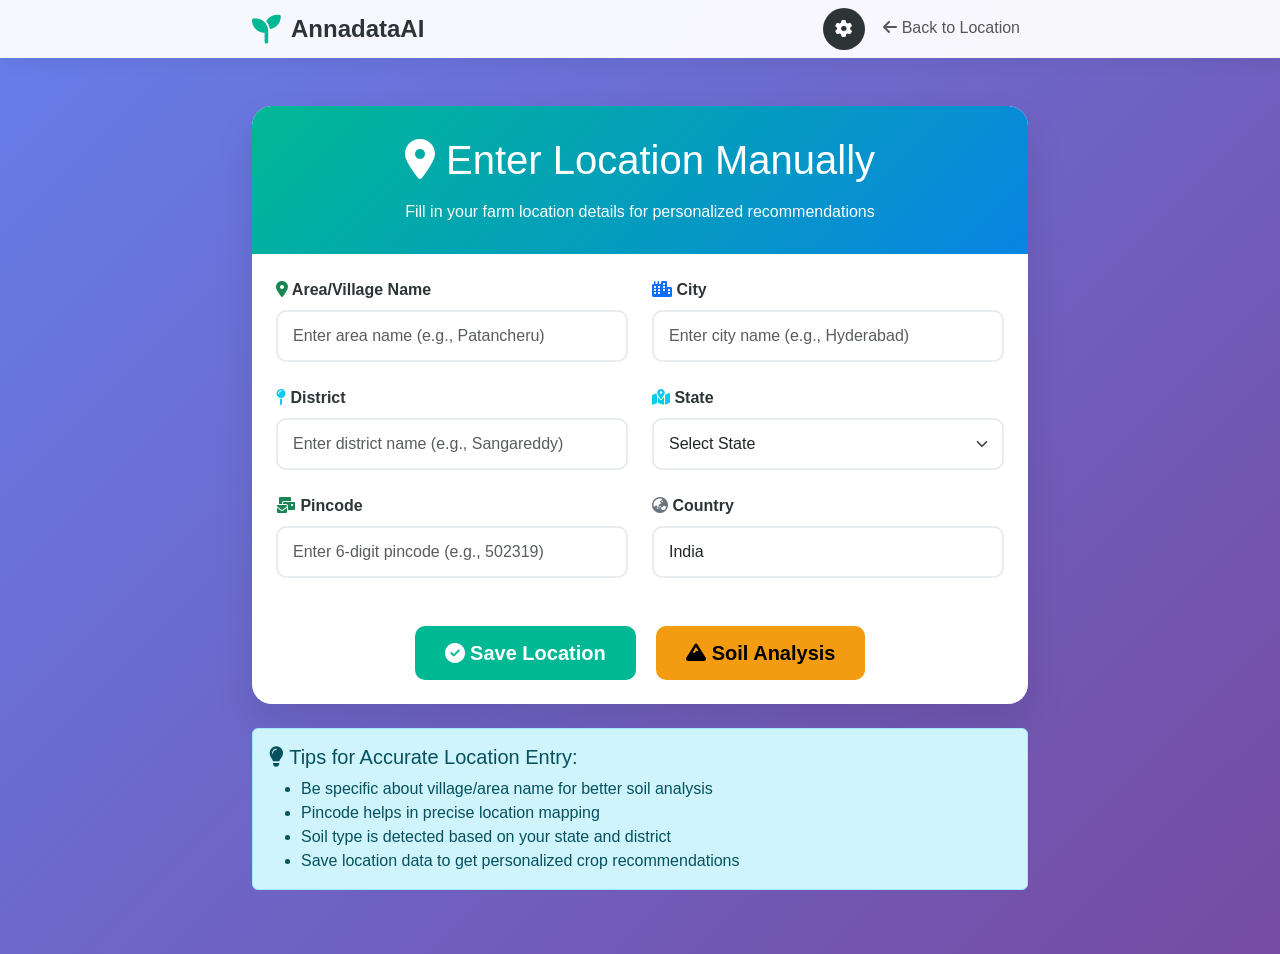
<file: templates/location_manual.html>
<!DOCTYPE html>
<html lang="en">
<head>
    <meta charset="UTF-8">
    <meta name="viewport" content="width=device-width, initial-scale=1.0">
    <title>AnnadataAI - Manual Location Entry</title>
    <link rel="stylesheet" href="https://cdnjs.cloudflare.com/ajax/libs/font-awesome/6.4.0/css/all.min.css">
    <link href="https://cdn.jsdelivr.net/npm/bootstrap@5.3.0/dist/css/bootstrap.min.css" rel="stylesheet">
    <style>
        :root {
            --primary: #00b894;
            --primary-dark: #00a085;
            --secondary: #0984e3;
            --dark: #2d3436;
            --light: #f9f9f9;
            --gray: #636e72;
            --light-gray: #dfe6e9;
            --shadow: 0 10px 30px rgba(0, 0, 0, 0.08);
            --transition: all 0.3s ease;
        }

        body {
            background: linear-gradient(135deg, #667eea 0%, #764ba2 100%);
            min-height: 100vh;
            font-family: 'Segoe UI', Tahoma, Geneva, Verdana, sans-serif;
        }

        .container {
            max-width: 800px;
        }

        .location-card {
            background: white;
            border-radius: 20px;
            box-shadow: 0 20px 40px rgba(0, 0, 0, 0.1);
            overflow: hidden;
        }

        .card-header {
            background: linear-gradient(135deg, var(--primary), var(--secondary));
            color: white;
            padding: 30px;
            text-align: center;
        }

        .form-control, .form-select {
            border-radius: 10px;
            border: 2px solid #e9ecef;
            padding: 12px 15px;
            transition: var(--transition);
        }

        .form-control:focus, .form-select:focus {
            border-color: var(--primary);
            box-shadow: 0 0 0 0.2rem rgba(0, 184, 148, 0.25);
        }

        .btn-primary {
            background: var(--primary);
            border: none;
            border-radius: 10px;
            padding: 12px 30px;
            font-weight: 600;
            transition: var(--transition);
        }

        .btn-primary:hover {
            background: var(--primary-dark);
            transform: translateY(-2px);
        }

        .btn-warning {
            background: #f39c12;
            border: none;
            border-radius: 10px;
            padding: 12px 30px;
            font-weight: 600;
            transition: var(--transition);
        }

        .btn-warning:hover {
            background: #e67e22;
            transform: translateY(-2px);
        }

        .form-label {
            font-weight: 600;
            color: var(--dark);
            margin-bottom: 8px;
        }

        .input-group-text {
            background: var(--light);
            border: 2px solid #e9ecef;
            border-right: none;
        }

        .navbar {
            background: rgba(255, 255, 255, 0.95);
            backdrop-filter: blur(10px);
            box-shadow: 0 5px 20px rgba(0, 0, 0, 0.05);
        }

        .logo {
            display: flex;
            align-items: center;
            gap: 10px;
            text-decoration: none;
            color: var(--dark);
            font-weight: 700;
            font-size: 1.5rem;
        }

        .logo i {
            color: var(--primary);
            font-size: 1.8rem;
        }

        .settings-icon {
            display: inline-flex;
            align-items: center;
            justify-content: center;
            width: 42px;
            height: 42px;
            background: #2d3436;
            color: white;
            border-radius: 50%;
            text-decoration: none;
            font-size: 1.1rem;
            transition: var(--transition);
            cursor: pointer;
            margin: 0 10px;
        }

        .settings-icon:hover {
            background: #1e272e;
            transform: rotate(20deg);
            box-shadow: 0 5px 15px rgba(0, 0, 0, 0.2);
        }
    </style>
</head>
<body>
    <!-- Navbar -->
    <nav class="navbar navbar-expand-lg">
        <div class="container">
            <a href="/" class="logo">
                <i class="fas fa-seedling"></i>
                <span>AnnadataAI</span>
            </a>
            <div class="navbar-nav ms-auto">
                <a href="/settings" class="settings-icon" title="Settings">
                    <i class="fas fa-cog"></i>
                </a>
                <a href="/location" class="nav-link">
                    <i class="fas fa-arrow-left"></i> Back to Location
                </a>
            </div>
        </div>
    </nav>

    <div class="container py-5">
        <div class="location-card">
            <div class="card-header">
                <h1 class="mb-3">
                    <i class="fas fa-map-marker-alt"></i>
                    Enter Location Manually
                </h1>
                <p class="mb-0">Fill in your farm location details for personalized recommendations</p>
            </div>
            
            <div class="card-body p-4">
                <form id="manualLocationForm">
                    <div class="row g-4">
                        <div class="col-md-6">
                            <label class="form-label">
                                <i class="fas fa-map-marker-alt text-success"></i> Area/Village Name
                            </label>
                            <input type="text" id="areaNameInput" class="form-control" 
                                   placeholder="Enter area name (e.g., Patancheru)" required>
                        </div>
                        <div class="col-md-6">
                            <label class="form-label">
                                <i class="fas fa-city text-primary"></i> City
                            </label>
                            <input type="text" id="cityInput" class="form-control" 
                                   placeholder="Enter city name (e.g., Hyderabad)" required>
                        </div>
                        <div class="col-md-6">
                            <label class="form-label">
                                <i class="fas fa-map-pin text-info"></i> District
                            </label>
                            <input type="text" id="districtInput" class="form-control" 
                                   placeholder="Enter district name (e.g., Sangareddy)" required>
                        </div>
                        <div class="col-md-6">
                            <label class="form-label">
                                <i class="fas fa-map-marked-alt text-info"></i> State
                            </label>
                            <select id="stateSelect" class="form-select" required>
                                <option value="">Select State</option>
                                <option value="MH">Maharashtra</option>
                                <option value="UP">Uttar Pradesh</option>
                                <option value="KA">Karnataka</option>
                                <option value="GJ">Gujarat</option>
                                <option value="RJ">Rajasthan</option>
                                <option value="TN">Tamil Nadu</option>
                                <option value="MP">Madhya Pradesh</option>
                                <option value="AP">Andhra Pradesh</option>
                                <option value="WB">West Bengal</option>
                                <option value="PB">Punjab</option>
                                <option value="OD">Odisha</option>
                                <option value="KL">Kerala</option>
                                <option value="HR">Haryana</option>
                                <option value="BR">Bihar</option>
                                <option value="TG">Telangana</option>
                                <option value="AS">Assam</option>
                                <option value="JH">Jharkhand</option>
                                <option value="CH">Chhattisgarh</option>
                                <option value="UK">Uttarakhand</option>
                                <option value="HP">Himachal Pradesh</option>
                            </select>
                        </div>
                        <div class="col-md-6">
                            <label class="form-label">
                                <i class="fas fa-mail-bulk text-success"></i> Pincode
                            </label>
                            <input type="text" id="pincodeInput" class="form-control" 
                                   placeholder="Enter 6-digit pincode (e.g., 502319)" maxlength="6" required>
                        </div>
                        <div class="col-md-6">
                            <label class="form-label">
                                <i class="fas fa-globe-asia text-secondary"></i> Country
                            </label>
                            <input type="text" id="countryInput" class="form-control" 
                                   value="India" readonly>
                        </div>
                    </div>
                    
                    <div class="mt-5 text-center">
                        <button type="submit" class="btn btn-primary btn-lg me-3">
                            <i class="fas fa-check-circle"></i> Save Location
                        </button>
                        <button type="button" class="btn btn-warning btn-lg" onclick="performSoilAnalysis()">
                            <i class="fas fa-mountain"></i> Soil Analysis
                        </button>
                    </div>
                </form>
            </div>
        </div>

        <!-- Tips Section -->
        <div class="alert alert-info mt-4">
            <h5><i class="fas fa-lightbulb"></i> Tips for Accurate Location Entry:</h5>
            <ul class="mb-0">
                <li>Be specific about village/area name for better soil analysis</li>
                <li>Pincode helps in precise location mapping</li>
                <li>Soil type is detected based on your state and district</li>
                <li>Save location data to get personalized crop recommendations</li>
            </ul>
        </div>
    </div>

    <!-- Bootstrap JS -->
    <script src="https://cdn.jsdelivr.net/npm/bootstrap@5.3.0/dist/js/bootstrap.bundle.min.js"></script>
    
    <script>
        // Soil type database based on Indian regions (same as main location page)
        const soilDatabase = {
            red: {
                name: "Red Soil",
                color: "red",
                ph: "5.5 - 6.5 (Acidic)",
                texture: "Sandy to Clay Loam",
                drainage: "Good",
                nutrients: "Low in Nitrogen, Phosphorus; Rich in Iron",
                waterRetention: "Medium",
                improvement: "Add organic compost, lime for pH adjustment, use nitrogen-fixing crops",
                crops: ["Cotton", "Wheat", "Millets", "Pulses", "Oilseeds", "Tobacco"]
            },
            black: {
                name: "Black Soil",
                color: "black",
                ph: "7.5 - 8.5 (Alkaline)",
                texture: "Clayey",
                drainage: "Poor",
                nutrients: "Rich in Iron, Lime, Alumina, Magnesia; Poor in Phosphorus",
                waterRetention: "High",
                improvement: "Add gypsum for drainage, organic matter, phosphorus fertilizers",
                crops: ["Cotton", "Sugarcane", "Wheat", "Tobacco", "Oilseeds", "Citrus"]
            },
            alluvial: {
                name: "Alluvial Soil",
                color: "alluvial",
                ph: "6.5 - 7.5 (Neutral)",
                texture: "Sandy Loam to Silty Loam",
                drainage: "Good to Moderate",
                nutrients: "Rich in Potash, Lime; Moderate in Phosphorus",
                waterRetention: "Medium to High",
                improvement: "Crop rotation, green manure, balanced fertilization",
                crops: ["Rice", "Wheat", "Sugarcane", "Jute", "Maize", "Oilseeds", "Vegetables"]
            },
            laterite: {
                name: "Laterite Soil",
                color: "laterite",
                ph: "5.0 - 6.0 (Acidic)",
                texture: "Porous",
                drainage: "Excessive",
                nutrients: "Poor in Nitrogen, Phosphorus, Potash; Rich in Iron, Aluminum",
                waterRetention: "Low",
                improvement: "Add organic matter, lime, phosphorus fertilizers, terracing for water conservation",
                crops: ["Tea", "Coffee", "Rubber", "Cashew", "Coconut", "Tapioca"]
            },
            sandy: {
                name: "Sandy Soil",
                color: "sandy",
                ph: "6.0 - 7.0 (Slightly Acidic to Neutral)",
                texture: "Coarse",
                drainage: "Very Good",
                nutrients: "Very Low",
                waterRetention: "Very Low",
                improvement: "Add clay, organic compost, mulch heavily, use drip irrigation",
                crops: ["Groundnut", "Watermelon", "Pulses", "Millets", "Cucumber", "Carrot"]
            },
            clay: {
                name: "Clay Soil",
                color: "clay",
                ph: "6.0 - 7.0",
                texture: "Fine",
                drainage: "Poor",
                nutrients: "Rich in Nutrients",
                waterRetention: "High",
                improvement: "Add sand, organic matter, improve drainage",
                crops: ["Rice", "Wheat", "Cabbage", "Broccoli"]
            },
            loam: {
                name: "Loam Soil",
                color: "loam",
                ph: "6.0 - 7.0",
                texture: "Medium",
                drainage: "Good",
                nutrients: "Balanced",
                waterRetention: "Good",
                improvement: "Maintain organic matter, regular composting",
                crops: ["Most vegetables", "Fruits", "Grains", "Flowers"]
            }
        };

        // State to soil type mapping (same as main location page)
        const stateSoilMap = {
            // Red Soil States
            'Maharashtra': 'black',
            'Karnataka': 'red',
            'Tamil Nadu': 'red',
            'Andhra Pradesh': 'red',
            'Telangana': 'red',
            'Odisha': 'red',
            
            // Black Soil States
            'Gujarat': 'black',
            'Madhya Pradesh': 'black',
            
            // Alluvial Soil States
            'Uttar Pradesh': 'alluvial',
            'Punjab': 'alluvial',
            'Haryana': 'alluvial',
            'Bihar': 'alluvial',
            'West Bengal': 'alluvial',
            
            // Laterite Soil States
            'Kerala': 'laterite',
            'Goa': 'laterite',
            
            // Sandy Soil States
            'Rajasthan': 'sandy',
            
            // Clay Soil States
            'Assam': 'clay',
            
            // Loam Soil States
            'Himachal Pradesh': 'loam',
            'Uttarakhand': 'loam'
        };

        function performSoilAnalysis() {
            const areaName = document.getElementById('areaNameInput').value;
            const city = document.getElementById('cityInput').value;
            const district = document.getElementById('districtInput').value;
            const stateSelect = document.getElementById('stateSelect');
            const pincode = document.getElementById('pincodeInput').value;
            
            const state = stateSelect.value;
            const stateName = stateSelect.options[stateSelect.selectedIndex].text;
            
            if (!areaName || !city || !district || !state || !pincode) {
                alert('Please fill in all required fields for soil analysis');
                return;
            }
            
            // Get soil data based on state
            const soilType = stateSoilMap[stateName] || 'alluvial';
            const soilData = soilDatabase[soilType];
            
            // Show soil analysis modal
            showSoilAnalysisModal(stateName, district, areaName, pincode, soilData);
        }

        function convertSoilDataToComprehensive(existingSoilData, state, district) {
            // Convert the existing soilDatabase format to comprehensive analysis format
            const soilTypeColorMap = {
                'red': 'danger',
                'black': 'dark', 
                'alluvial': 'primary',
                'laterite': 'warning',
                'sandy': 'secondary',
                'clay': 'success',
                'loam': 'info'
            };
            
            // Extract pH level and value from the existing format
            let phLevel = 'Neutral';
            let phValue = '7.0';
            
            if (existingSoilData.ph) {
                if (existingSoilData.ph.includes('Acidic')) {
                    phLevel = 'Acidic';
                    // Extract numeric value from string like "5.5 - 6.5 (Acidic)"
                    const match = existingSoilData.ph.match(/(\d+\.?\d*)\s*-\s*(\d+\.?\d*)/);
                    if (match) {
                        phValue = ((parseFloat(match[1]) + parseFloat(match[2])) / 2).toFixed(1);
                    }
                } else if (existingSoilData.ph.includes('Alkaline')) {
                    phLevel = 'Alkaline';
                    const match = existingSoilData.ph.match(/(\d+\.?\d*)\s*-\s*(\d+\.?\d*)/);
                    if (match) {
                        phValue = ((parseFloat(match[1]) + parseFloat(match[2])) / 2).toFixed(1);
                    }
                } else if (existingSoilData.ph.includes('Neutral')) {
                    phLevel = 'Neutral';
                    phValue = '7.0';
                }
            }
            
            // Generate comprehensive soil characteristics based on existing data
            let characteristics = '';
            switch (existingSoilData.name) {
                case 'Red Soil':
                    characteristics = 'Red soil is formed due to weathering of crystalline rocks under tropical and sub-tropical climate. Rich in iron oxide which gives the characteristic red color. Generally well-drained but requires organic matter and lime for better fertility.';
                    break;
                case 'Black Soil':
                    characteristics = 'Black soil, also known as regur soil, is formed from volcanic rocks (basalt). It has excellent water retention capacity and is highly fertile. The soil swells when wet and shrinks when dry, creating natural cracks.';
                    break;
                case 'Alluvial Soil':
                    characteristics = 'Alluvial soil is deposited by rivers and is the most fertile soil type in India. It covers about 40% of the total land area and supports intensive agriculture in river valleys and deltas.';
                    break;
                case 'Laterite Soil':
                    characteristics = 'Laterite soil is formed in tropical regions with high rainfall and temperature. It is highly leached and acidic due to heavy monsoon rains, requiring significant amendments for successful agriculture.';
                    break;
                case 'Sandy Soil':
                    characteristics = 'Sandy soil has large particles with good drainage but poor water and nutrient retention. It warms up quickly in spring but requires frequent irrigation and fertilization.';
                    break;
                case 'Clay Soil':
                    characteristics = 'Clay soil has very fine particles that stick together, creating poor drainage but excellent nutrient retention. It becomes hard when dry and sticky when wet.';
                    break;
                case 'Loam Soil':
                    characteristics = 'Loam soil is considered ideal for agriculture as it contains balanced proportions of sand, silt, and clay. It has good drainage, water retention, and nutrient availability.';
                    break;
                default:
                    characteristics = 'This soil type has mixed characteristics depending on local geological and climatic conditions.';
            }
            
            // Generate management tips from improvement text
            const managementTips = existingSoilData.improvement.split(',').map(tip => tip.trim());
            
            return {
                soilType: {
                    name: existingSoilData.name,
                    color: soilTypeColorMap[existingSoilData.color] || 'info',
                    description: existingSoilData.name.replace(' Soil', '') + ' soil type'
                },
                ph: {
                    level: phLevel,
                    value: phValue
                },
                properties: {
                    texture: existingSoilData.texture,
                    drainage: existingSoilData.drainage,
                    waterRetention: existingSoilData.waterRetention,
                    organicMatter: getOrganicMatterLevel(existingSoilData.name),
                    nutrients: existingSoilData.nutrients,
                    fertility: getFertilityLevel(existingSoilData.name)
                },
                characteristics: characteristics,
                managementTips: managementTips,
                suitableCrops: existingSoilData.crops,
                analysisDate: new Date().toISOString(),
                location: { state, district }
            };
        }
        
        function getOrganicMatterLevel(soilName) {
            const organicMatterMap = {
                'Red Soil': 'Low to Medium',
                'Black Soil': 'Medium to High', 
                'Alluvial Soil': 'Medium to High',
                'Laterite Soil': 'Very Low',
                'Sandy Soil': 'Very Low',
                'Clay Soil': 'Medium',
                'Loam Soil': 'High'
            };
            return organicMatterMap[soilName] || 'Medium';
        }
        
        function getFertilityLevel(soilName) {
            const fertilityMap = {
                'Red Soil': 'Medium',
                'Black Soil': 'High',
                'Alluvial Soil': 'Very High', 
                'Laterite Soil': 'Low',
                'Sandy Soil': 'Low',
                'Clay Soil': 'Medium to High',
                'Loam Soil': 'High'
            };
            return fertilityMap[soilName] || 'Medium';
        }

        function showSoilAnalysisModal(state, district, village, pincode, soilData) {
            // Convert to comprehensive format (same as main location page)
            const comprehensiveSoilData = convertSoilDataToComprehensive(soilData, state, district);
            
            const modalHTML = `
                <div class="modal fade" id="soilAnalysisModal" tabindex="-1" aria-labelledby="soilAnalysisModalLabel" aria-hidden="true">
                    <div class="modal-dialog modal-lg">
                        <div class="modal-content">
                            <div class="modal-header bg-warning text-dark">
                                <h5 class="modal-title" id="soilAnalysisModalLabel">
                                    <i class="fas fa-mountain"></i> Comprehensive Soil Analysis Report
                                </h5>
                                <button type="button" class="btn-close" data-bs-dismiss="modal" aria-label="Close"></button>
                            </div>
                            <div class="modal-body">
                                <div class="row mb-4">
                                    <div class="col-md-6">
                                        <h6><i class="fas fa-map-marker-alt text-primary"></i> Location Details</h6>
                                        <p><strong>State:</strong> ${state}</p>
                                        <p><strong>District:</strong> ${district}</p>
                                        <p><strong>Village:</strong> ${village}</p>
                                        <p><strong>Pincode:</strong> ${pincode}</p>
                                    </div>
                                    <div class="col-md-6">
                                        <h6><i class="fas fa-calendar text-info"></i> Analysis Details</h6>
                                        <p><strong>Date:</strong> ${new Date().toLocaleDateString('en-GB')}</p>
                                        <p><strong>Method:</strong> State-based Analysis</p>
                                        <p><small class="text-muted">Based on regional soil data</small></p>
                                    </div>
                                </div>
                                
                                <div class="row mb-4">
                                    <div class="col-md-6">
                                        <div class="card border-${comprehensiveSoilData.soilType.color}">
                                            <div class="card-body text-center">
                                                <h5 class="card-title text-${comprehensiveSoilData.soilType.color}">
                                                    <i class="fas fa-mountain"></i> Soil Type
                                                </h5>
                                                <h3 class="text-${comprehensiveSoilData.soilType.color}">${comprehensiveSoilData.soilType.name}</h3>
                                                <p class="mb-0">${comprehensiveSoilData.soilType.description}</p>
                                            </div>
                                        </div>
                                    </div>
                                    <div class="col-md-6">
                                        <div class="card border-info">
                                            <div class="card-body text-center">
                                                <h5 class="card-title text-info">
                                                    <i class="fas fa-balance-scale"></i> pH Level
                                                </h5>
                                                <h3 class="text-info">${comprehensiveSoilData.ph.level}</h3>
                                                <p class="mb-0">pH ${comprehensiveSoilData.ph.value}</p>
                                            </div>
                                        </div>
                                    </div>
                                </div>
                                
                                <div class="mb-4">
                                    <h6><i class="fas fa-flask text-success"></i> Soil Properties</h6>
                                    <div class="row">
                                        <div class="col-md-4">
                                            <p><strong>Texture:</strong> ${comprehensiveSoilData.properties.texture}</p>
                                            <p><strong>Drainage:</strong> ${comprehensiveSoilData.properties.drainage}</p>
                                        </div>
                                        <div class="col-md-4">
                                            <p><strong>Water Retention:</strong> ${comprehensiveSoilData.properties.waterRetention}</p>
                                            <p><strong>Organic Matter:</strong> ${comprehensiveSoilData.properties.organicMatter}</p>
                                        </div>
                                        <div class="col-md-4">
                                            <p><strong>Nutrient Level:</strong> ${comprehensiveSoilData.properties.nutrients}</p>
                                            <p><strong>Fertility:</strong> ${comprehensiveSoilData.properties.fertility}</p>
                                        </div>
                                    </div>
                                </div>
                                
                                <div class="mb-4">
                                    <h6><i class="fas fa-exclamation-triangle text-warning"></i> Soil Characteristics</h6>
                                    <div class="alert alert-info">
                                        ${comprehensiveSoilData.characteristics}
                                    </div>
                                </div>
                                
                                <div class="mb-4">
                                    <h6><i class="fas fa-lightbulb text-primary"></i> Soil Management Tips</h6>
                                    <ul class="list-unstyled">
                                        ${comprehensiveSoilData.managementTips.map(tip => `<li><i class="fas fa-check-circle text-success"></i> ${tip}</li>`).join('')}
                                    </ul>
                                </div>
                                
                                <div class="mb-4">
                                    <h6><i class="fas fa-seedling text-success"></i> Suitable Crops</h6>
                                    <div class="d-flex flex-wrap gap-2">
                                        ${comprehensiveSoilData.suitableCrops.map(crop => `<span class="badge bg-success">${crop}</span>`).join('')}
                                    </div>
                                </div>
                            </div>
                            <div class="modal-footer">
                                <button type="button" class="btn btn-secondary" data-bs-dismiss="modal">Close</button>
                                <button type="button" class="btn btn-primary" onclick="window.print()">
                                    <i class="fas fa-print"></i> Print Report
                                </button>
                                <button type="button" class="btn btn-warning" onclick="downloadSoilReport()">
                                    <i class="fas fa-download"></i> Download Report
                                </button>
                            </div>
                        </div>
                    </div>
                </div>
            `;
            
            // Remove existing modal if any
            const existingModal = document.getElementById('soilAnalysisModal');
            if (existingModal) {
                existingModal.remove();
            }
            
            // Add modal to body
            document.body.insertAdjacentHTML('beforeend', modalHTML);
            
            // Show modal
            const modal = new bootstrap.Modal(document.getElementById('soilAnalysisModal'));
            modal.show();
        }
        
        function downloadSoilReport() {
            // Simple download functionality
            alert('Download functionality will be implemented soon!');
        }

        // Form submission handler
        document.getElementById('manualLocationForm').addEventListener('submit', function(e) {
            e.preventDefault();
            
            const areaName = document.getElementById('areaNameInput').value;
            const city = document.getElementById('cityInput').value;
            const district = document.getElementById('districtInput').value;
            const stateSelect = document.getElementById('stateSelect');
            const pincode = document.getElementById('pincodeInput').value;
            
            if (!areaName || !city || !district || !stateSelect.value || !pincode) {
                alert('Please fill in all required fields');
                return;
            }
            
            // Save location (you can implement this to save to localStorage or send to server)
            const locationData = {
                areaName,
                city,
                district,
                state: stateSelect.options[stateSelect.selectedIndex].text,
                pincode,
                country: 'India',
                type: 'manual',
                timestamp: new Date().toISOString()
            };
            
            // Save to localStorage
            let savedLocations = JSON.parse(localStorage.getItem('annadatai_locations') || '[]');
            savedLocations.push(locationData);
            localStorage.setItem('annadatai_locations', JSON.stringify(savedLocations));
            
            alert('Location saved successfully!');
            
            // Redirect back to main location page
            window.location.href = '/location';
        });
    </script>
</body>
</html>
</file>
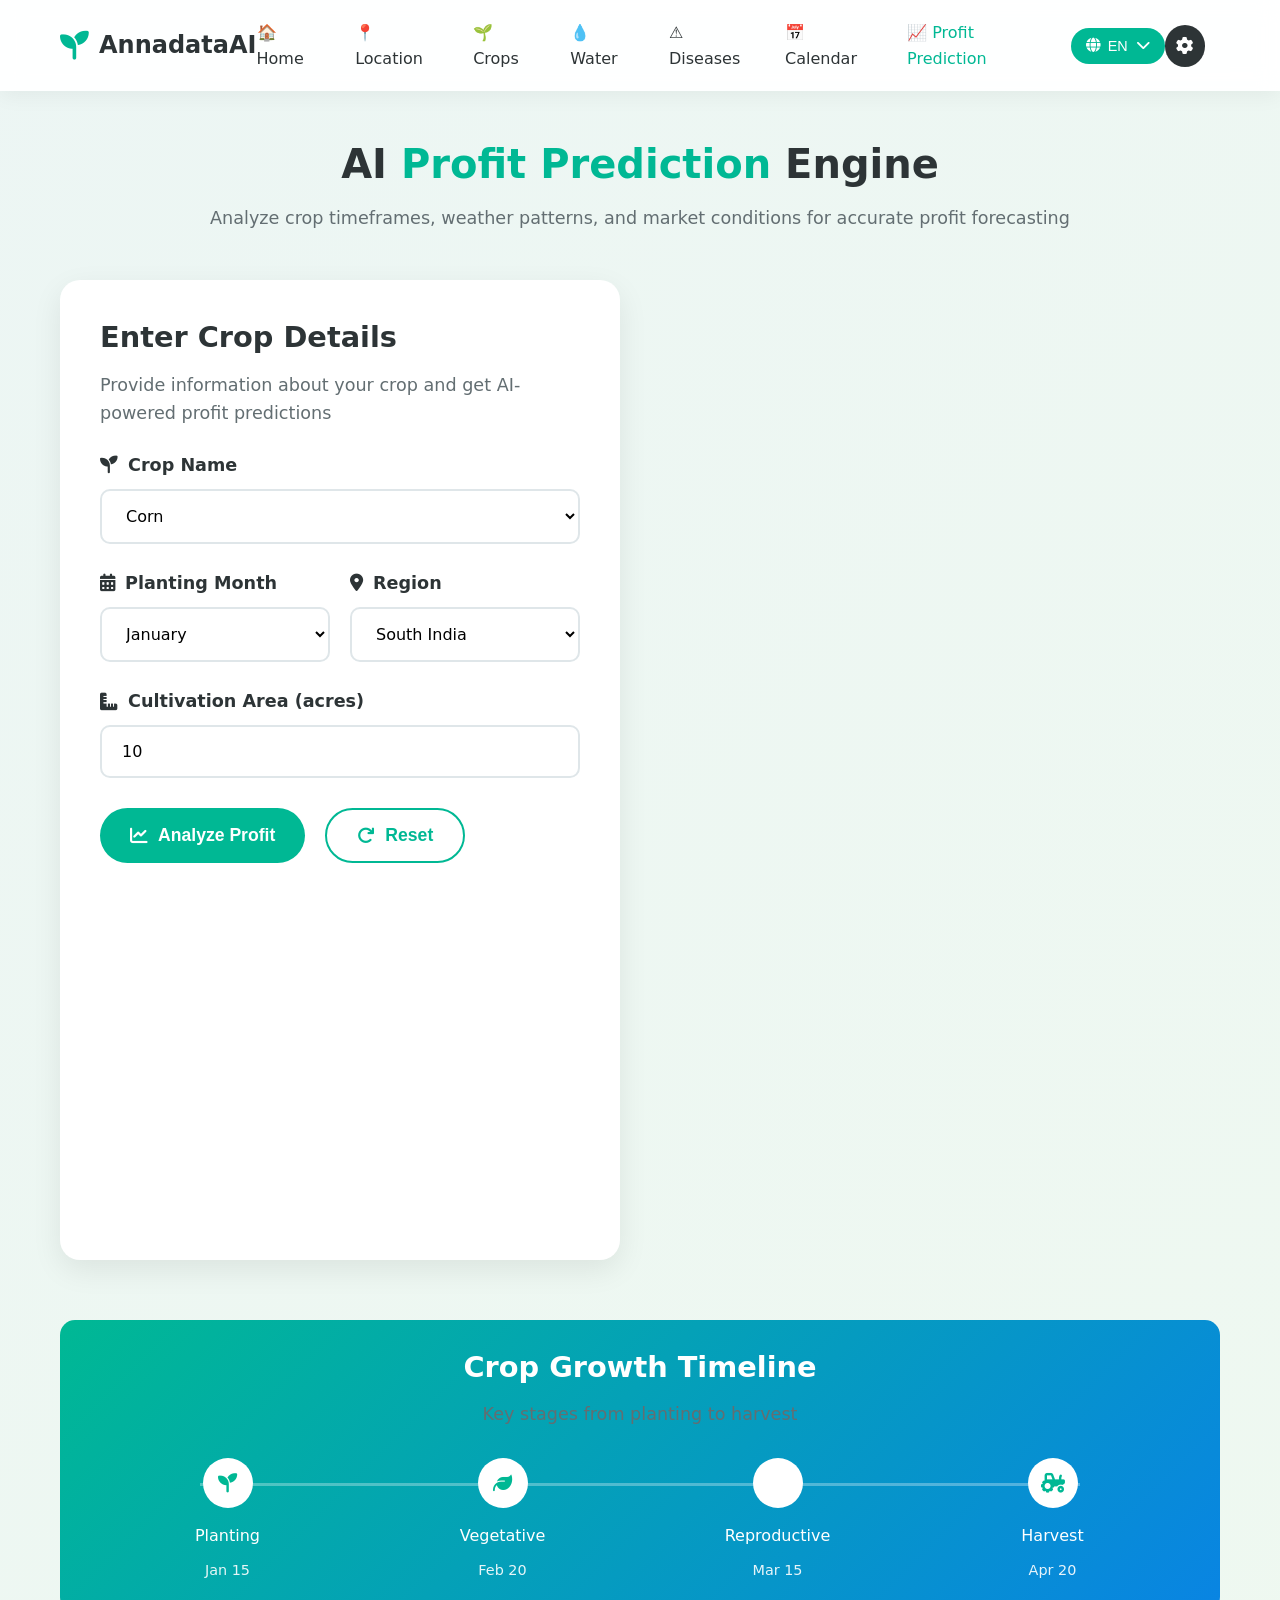
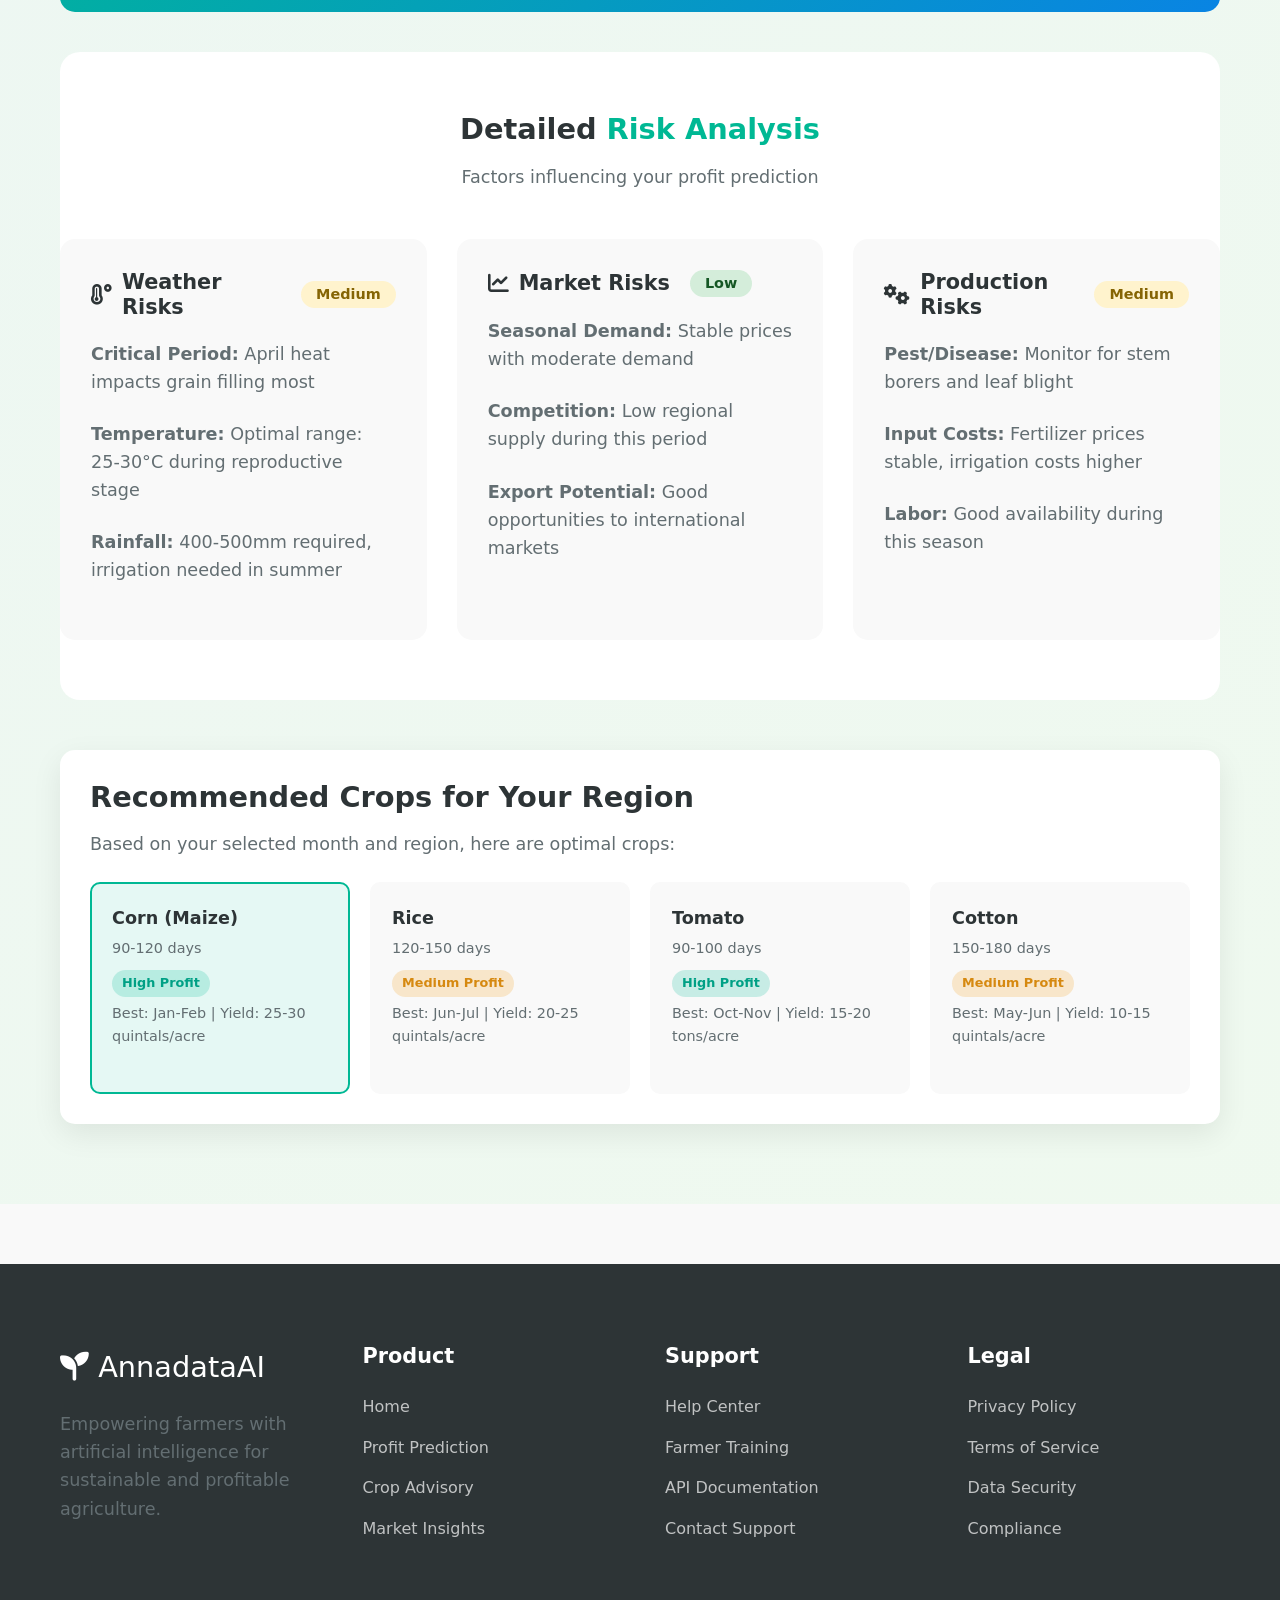
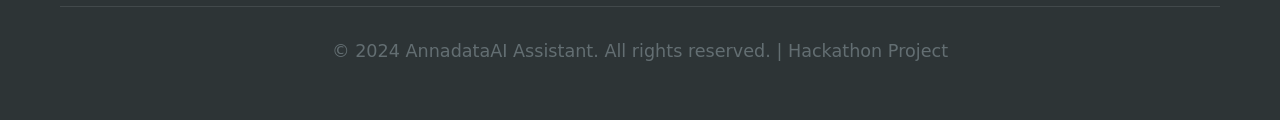
<file: templates/profit.html>
<!DOCTYPE html>
<html lang="en">
<head>
    <meta charset="UTF-8">
    <meta name="viewport" content="width=device-width, initial-scale=1.0">
    <title>AnnadataAI - AI-Powered Profit Prediction</title>
    <link rel="stylesheet" href="https://cdnjs.cloudflare.com/ajax/libs/font-awesome/6.4.0/css/all.min.css">
    <style>
        /* ===== RESET & BASE ===== */
        * {
            margin: 0;
            padding: 0;
            box-sizing: border-box;
        }

        :root {
            --primary: #00b894;
            --primary-dark: #00a085;
            --secondary: #0984e3;
            --dark: #2d3436;
            --light: #f9f9f9;
            --gray: #636e72;
            --light-gray: #dfe6e9;
            --shadow: 0 10px 30px rgba(0, 0, 0, 0.08);
            --transition: all 0.3s ease;
        }

        body {
            font-family: 'Segoe UI', system-ui, -apple-system, sans-serif;
            line-height: 1.6;
            color: var(--dark);
            background: var(--light);
            overflow-x: hidden;
        }

        .container {
            width: 100%;
            max-width: 1200px;
            margin: 0 auto;
            padding: 0 20px;
        }

        /* ===== TYPOGRAPHY ===== */
        h1, h2, h3, h4 {
            font-weight: 700;
            line-height: 1.2;
            margin-bottom: 1rem;
        }

        h1 {
            font-size: 3.5rem;
        }

        h2 {
            font-size: 2.5rem;
            color: var(--dark);
        }

        h3 {
            font-size: 1.8rem;
        }

        p {
            margin-bottom: 1.5rem;
            color: var(--gray);
            font-size: 1.1rem;
        }

        .section-title {
            text-align: center;
            margin-bottom: 3rem;
        }

        .section-title span {
            color: var(--primary);
        }

        /* ===== BUTTONS ===== */
        .btn {
            display: inline-flex;
            align-items: center;
            gap: 10px;
            padding: 15px 30px;
            border-radius: 50px;
            text-decoration: none;
            font-weight: 600;
            font-size: 1.1rem;
            transition: var(--transition);
            border: none;
            cursor: pointer;
        }

        .btn-primary {
            background: var(--primary);
            color: white;
        }

        .btn-primary:hover {
            background: var(--primary-dark);
            transform: translateY(-3px);
            box-shadow: 0 10px 20px rgba(0, 184, 148, 0.3);
        }

        .btn-secondary {
            background: white;
            color: var(--primary);
            border: 2px solid var(--primary);
        }

        .btn-secondary:hover {
            background: var(--primary);
            color: white;
        }

        /* ===== NAVBAR ===== */
        .navbar {
            position: fixed;
            top: 0;
            width: 100%;
            background: rgba(255, 255, 255, 0.95);
            backdrop-filter: blur(10px);
            box-shadow: 0 5px 20px rgba(0, 0, 0, 0.05);
            z-index: 1000;
            padding: 20px 0;
        }

        .nav-container {
            display: flex;
            justify-content: space-between;
            align-items: center;
        }

        .logo {
            display: flex;
            align-items: center;
            gap: 10px;
            text-decoration: none;
            color: var(--dark);
            font-weight: 700;
            font-size: 1.5rem;
        }

        .logo i {
            color: var(--primary);
            font-size: 1.8rem;
        }

        .nav-links {
            display: flex;
            gap: 30px;
        }

        .nav-links a {
            text-decoration: none;
            color: var(--dark);
            font-weight: 500;
            transition: var(--transition);
            position: relative;
        }

        .nav-links a:hover {
            color: var(--primary);
        }

        .nav-links a::after {
            content: '';
            position: absolute;
            bottom: -5px;
            left: 0;
            width: 0;
            height: 2px;
            background: var(--primary);
            transition: var(--transition);
        }

        .nav-links a:hover::after {
            width: 100%;
        }

        .settings-icon {
            display: inline-flex;
            align-items: center;
            justify-content: center;
            width: 42px;
            height: 42px;
            background: #2d3436;
            color: white;
            border-radius: 50%;
            text-decoration: none;
            font-size: 1.1rem;
            transition: var(--transition);
            cursor: pointer;
            margin-right: 15px;
        }

        .settings-icon:hover {
            background: #1e272e;
            transform: rotate(20deg);
            box-shadow: 0 5px 15px rgba(0, 0, 0, 0.2);
        }

        .mobile-menu-btn {
            display: none;
            background: none;
            border: none;
            font-size: 1.5rem;
            color: var(--dark);
            cursor: pointer;
        }

        /* ===== LANGUAGE SELECTOR ===== */
        .language-selector {
            position: relative;
            margin-left: 20px;
        }

        .language-btn {
            display: flex;
            align-items: center;
            gap: 8px;
            padding: 10px 15px;
            background: var(--primary);
            color: white;
            border: none;
            border-radius: 25px;
            cursor: pointer;
            font-size: 0.9rem;
            font-weight: 500;
            transition: var(--transition);
        }

        .language-btn:hover {
            background: var(--primary-dark);
            transform: translateY(-2px);
        }

        .language-menu {
            position: absolute;
            top: 100%;
            right: 0;
            background: white;
            border-radius: 10px;
            box-shadow: 0 10px 30px rgba(0, 0, 0, 0.15);
            min-width: 200px;
            z-index: 1000;
            opacity: 0;
            visibility: hidden;
            transform: translateY(-10px);
            transition: var(--transition);
            margin-top: 10px;
        }

        .language-menu.active {
            opacity: 1;
            visibility: visible;
            transform: translateY(0);
        }

        .language-option {
            display: flex;
            align-items: center;
            gap: 12px;
            padding: 12px 16px;
            cursor: pointer;
            transition: var(--transition);
            border-bottom: 1px solid var(--light-gray);
        }

        .language-option:last-child {
            border-bottom: none;
        }

        .language-option:hover {
            background: var(--light);
            color: var(--primary);
        }

        /* ===== PROFIT PREDICTION PAGE STYLES ===== */
        .profit-prediction {
            padding: 140px 0 80px;
            background: linear-gradient(135deg, rgba(0, 184, 148, 0.05) 0%, rgba(152, 251, 152, 0.1) 100%);
            min-height: 100vh;
        }

        .prediction-container {
            display: grid;
            grid-template-columns: 1fr 1fr;
            gap: 40px;
            margin-bottom: 60px;
        }

        @media (max-width: 992px) {
            .prediction-container {
                grid-template-columns: 1fr;
            }
        }

        .prediction-form {
            background: white;
            padding: 40px;
            border-radius: 20px;
            box-shadow: var(--shadow);
        }

        .form-group {
            margin-bottom: 25px;
        }

        .form-group label {
            display: block;
            margin-bottom: 10px;
            font-weight: 600;
            color: var(--dark);
            font-size: 1.1rem;
            display: flex;
            align-items: center;
            gap: 10px;
        }

        .form-control {
            width: 100%;
            padding: 15px 20px;
            border: 2px solid var(--light-gray);
            border-radius: 10px;
            font-size: 1rem;
            transition: var(--transition);
            font-family: inherit;
            background: white;
        }

        .form-control:focus {
            outline: none;
            border-color: var(--primary);
            box-shadow: 0 0 0 3px rgba(0, 184, 148, 0.1);
        }

        .form-row {
            display: grid;
            grid-template-columns: 1fr 1fr;
            gap: 20px;
        }

        .form-actions {
            display: flex;
            gap: 20px;
            margin-top: 30px;
        }

        .prediction-results {
            background: white;
            padding: 40px;
            border-radius: 20px;
            box-shadow: var(--shadow);
            opacity: 0;
            transform: translateY(20px);
            transition: all 0.5s ease;
        }

        .prediction-results.active {
            opacity: 1;
            transform: translateY(0);
        }

        .result-header {
            text-align: center;
            margin-bottom: 30px;
            padding-bottom: 20px;
            border-bottom: 2px solid var(--light-gray);
        }

        .profit-indicator {
            font-size: 3rem;
            font-weight: 700;
            margin-bottom: 10px;
        }

        .profit-positive {
            color: var(--primary);
        }

        .profit-negative {
            color: #e74c3c;
        }

        .result-metric {
            margin-bottom: 20px;
            padding: 20px;
            background: var(--light);
            border-radius: 10px;
            border-left: 4px solid var(--primary);
        }

        .metric-label {
            font-weight: 600;
            color: var(--dark);
            margin-bottom: 8px;
            display: flex;
            align-items: center;
            gap: 10px;
        }

        .metric-value {
            font-size: 1.4rem;
            font-weight: 700;
            color: var(--dark);
        }

        .metric-subtext {
            font-size: 0.9rem;
            color: var(--gray);
            margin-top: 5px;
        }

        .weather-impact {
            background: linear-gradient(135deg, rgba(9, 132, 227, 0.1) 0%, rgba(9, 132, 227, 0.05) 100%);
            border-left-color: var(--secondary);
        }

        .market-impact {
            background: linear-gradient(135deg, rgba(243, 156, 18, 0.1) 0%, rgba(243, 156, 18, 0.05) 100%);
            border-left-color: #f39c12;
        }

        .analysis-section {
            background: white;
            padding: 60px 0;
            border-radius: 20px;
            margin-top: 40px;
        }

        .analysis-grid {
            display: grid;
            grid-template-columns: repeat(auto-fit, minmax(300px, 1fr));
            gap: 30px;
            margin-top: 40px;
        }

        .analysis-card {
            background: var(--light);
            padding: 30px;
            border-radius: 15px;
            transition: var(--transition);
            border: 1px solid transparent;
        }

        .analysis-card:hover {
            transform: translateY(-5px);
            box-shadow: var(--shadow);
            border-color: var(--primary);
        }

        .analysis-card h3 {
            display: flex;
            align-items: center;
            gap: 10px;
            margin-bottom: 20px;
            color: var(--dark);
            font-size: 1.3rem;
        }

        .risk-level {
            display: inline-block;
            padding: 5px 15px;
            border-radius: 20px;
            font-size: 0.9rem;
            font-weight: 600;
            margin-left: 10px;
        }

        .risk-low {
            background: #d4edda;
            color: #155724;
        }

        .risk-medium {
            background: #fff3cd;
            color: #856404;
        }

        .risk-high {
            background: #f8d7da;
            color: #721c24;
        }

        .crop-timeline {
            margin-top: 30px;
            padding: 30px;
            background: linear-gradient(135deg, var(--primary) 0%, var(--secondary) 100%);
            color: white;
            border-radius: 15px;
        }

        .timeline-header {
            text-align: center;
            margin-bottom: 30px;
        }

        .timeline-steps {
            display: flex;
            justify-content: space-between;
            position: relative;
            margin-top: 30px;
        }

        .timeline-steps::before {
            content: '';
            position: absolute;
            top: 25px;
            left: 10%;
            width: 80%;
            height: 3px;
            background: rgba(255, 255, 255, 0.3);
        }

        .timeline-step {
            text-align: center;
            position: relative;
            z-index: 2;
            flex: 1;
        }

        .timeline-icon {
            width: 50px;
            height: 50px;
            background: white;
            border-radius: 50%;
            display: flex;
            align-items: center;
            justify-content: center;
            margin: 0 auto 15px;
            color: var(--primary);
            font-size: 1.2rem;
        }

        .timeline-date {
            font-size: 0.9rem;
            opacity: 0.9;
            margin-top: 10px;
        }

        .loading {
            display: none;
            text-align: center;
            padding: 40px;
            background: white;
            border-radius: 15px;
            box-shadow: var(--shadow);
            margin: 30px 0;
        }

        .loading.active {
            display: block;
        }

        .spinner {
            width: 50px;
            height: 50px;
            border: 5px solid var(--light-gray);
            border-top: 5px solid var(--primary);
            border-radius: 50%;
            animation: spin 1s linear infinite;
            margin: 0 auto 20px;
        }

        @keyframes spin {
            0% { transform: rotate(0deg); }
            100% { transform: rotate(360deg); }
        }

        .crop-database {
            margin-top: 50px;
            background: white;
            padding: 30px;
            border-radius: 15px;
            box-shadow: var(--shadow);
        }

        .database-grid {
            display: grid;
            grid-template-columns: repeat(auto-fit, minmax(250px, 1fr));
            gap: 20px;
            margin-top: 20px;
        }

        .crop-item {
            padding: 20px;
            background: var(--light);
            border-radius: 10px;
            cursor: pointer;
            transition: var(--transition);
            border: 2px solid transparent;
        }

        .crop-item:hover {
            border-color: var(--primary);
            transform: translateY(-3px);
        }

        .crop-item.active {
            border-color: var(--primary);
            background: rgba(0, 184, 148, 0.1);
        }

        .crop-name {
            font-weight: 600;
            color: var(--dark);
            margin-bottom: 5px;
            font-size: 1.1rem;
        }

        .crop-duration {
            font-size: 0.9rem;
            color: var(--gray);
        }

        .crop-profitability {
            display: inline-block;
            padding: 3px 10px;
            border-radius: 15px;
            font-size: 0.8rem;
            font-weight: 600;
            margin-top: 10px;
        }

        .profit-high {
            background: rgba(0, 184, 148, 0.2);
            color: var(--primary-dark);
        }

        .profit-medium {
            background: rgba(243, 156, 18, 0.2);
            color: #d68910;
        }

        /* ===== FOOTER ===== */
        footer {
            background: var(--dark);
            color: white;
            padding: 80px 0 30px;
            margin-top: 60px;
        }

        .footer-content {
            display: grid;
            grid-template-columns: repeat(auto-fit, minmax(250px, 1fr));
            gap: 50px;
            margin-bottom: 50px;
        }

        .footer-logo {
            font-size: 1.8rem;
            margin-bottom: 20px;
        }

        .footer-links h3 {
            color: white;
            margin-bottom: 25px;
            font-size: 1.3rem;
        }

        .footer-links ul {
            list-style: none;
        }

        .footer-links li {
            margin-bottom: 15px;
        }

        .footer-links a {
            color: rgba(255, 255, 255, 0.7);
            text-decoration: none;
            transition: var(--transition);
        }

        .footer-links a:hover {
            color: white;
            padding-left: 5px;
        }

        .copyright {
            text-align: center;
            padding-top: 30px;
            border-top: 1px solid rgba(255, 255, 255, 0.1);
            color: rgba(255, 255, 255, 0.5);
        }

        /* ===== RESPONSIVE ===== */
        @media (max-width: 992px) {
            h1 {
                font-size: 2.8rem;
            }
            
            h2 {
                font-size: 2.2rem;
            }
            
            h3 {
                font-size: 1.5rem;
            }
            
            .prediction-container {
                grid-template-columns: 1fr;
            }
            
            .analysis-grid {
                grid-template-columns: 1fr;
            }
            
            .database-grid {
                grid-template-columns: repeat(2, 1fr);
            }
        }

        @media (max-width: 768px) {
            .nav-links {
                display: none;
                position: absolute;
                top: 100%;
                left: 0;
                width: 100%;
                background: white;
                flex-direction: column;
                padding: 20px;
                box-shadow: 0 10px 20px rgba(0,0,0,0.1);
            }
            
            .nav-links.active {
                display: flex;
            }
            
            .mobile-menu-btn {
                display: block;
            }
            
            .profit-prediction {
                padding: 120px 0 60px;
            }
            
            .prediction-form,
            .prediction-results {
                padding: 30px 20px;
            }
            
            .form-row {
                grid-template-columns: 1fr;
            }
            
            .form-actions {
                flex-direction: column;
            }
            
            .btn {
                width: 100%;
                justify-content: center;
            }
            
            .timeline-steps {
                flex-direction: column;
                gap: 30px;
            }
            
            .timeline-steps::before {
                top: 0;
                left: 50%;
                width: 3px;
                height: 80%;
                transform: translateX(-50%);
            }
            
            .database-grid {
                grid-template-columns: 1fr;
            }
        }

        @media (max-width: 480px) {
            h1 {
                font-size: 2.2rem;
            }
            
            h2 {
                font-size: 1.8rem;
            }
            
            h3 {
                font-size: 1.3rem;
            }
            
            .profit-indicator {
                font-size: 2.2rem;
            }
            
            .metric-value {
                font-size: 1.2rem;
            }
        }

        .mb-4 {
            margin-bottom: 1.5rem !important;
        }
    </style>
</head>
<body>
    <!-- Navbar -->
    <nav class="navbar">
        <div class="container nav-container">
            <a href="index.html" class="logo">
                <i class="fas fa-seedling"></i>
                <span>AnnadataAI</span>
            </a>
            
            <div class="nav-links">
                <a href="index.html">🏠 Home</a>
                <a href="location.html">📍 Location</a>
                <a href="crops.html">🌱 Crops</a>
                <a href="water.html">💧 Water</a>
                <a href="diseases.html">⚠️ Diseases</a>
                <a href="calendar.html">📅 Calendar</a>
                <a href="/profit_prediction" style="color: var(--primary);">📈 Profit Prediction</a>
            </div>
            
            <div class="language-selector">
                <button class="language-btn" onclick="toggleLanguageMenu()">
                    <i class="fas fa-globe"></i>
                    <span id="current-language">EN</span>
                    <i class="fas fa-chevron-down"></i>
                </button>
                <div class="language-menu" id="languageMenu">
                    <div class="language-option" onclick="changeLanguage('en')">
                        <span class="flag">🇺🇸</span>
                        <span>English</span>
                    </div>
                    <div class="language-option" onclick="changeLanguage('hi')">
                        <span class="flag">🇮🇳</span>
                        <span>हिंदी</span>
                    </div>
                    <div class="language-option" onclick="changeLanguage('te')">
                        <span class="flag">🇮🇳</span>
                        <span>తెలుగు</span>
                    </div>
                </div>
            </div>
            
            <a href="/settings" class="settings-icon" title="Settings">
                <i class="fas fa-cog"></i>
            </a>
            
            <button class="mobile-menu-btn">
                <i class="fas fa-bars"></i>
            </button>
        </div>
    </nav>

    <!-- Profit Prediction Section -->
    <section class="profit-prediction">
        <div class="container">
            <div class="section-title">
                <h2>AI <span>Profit Prediction</span> Engine</h2>
                <p>Analyze crop timeframes, weather patterns, and market conditions for accurate profit forecasting</p>
            </div>
            
            <div class="prediction-container">
                <!-- Input Form -->
                <div class="prediction-form">
                    <h3>Enter Crop Details</h3>
                    <p class="mb-4">Provide information about your crop and get AI-powered profit predictions</p>
                    
                    <div class="form-group">
                        <label for="cropName"><i class="fas fa-seedling"></i> Crop Name</label>
                        <select class="form-control" id="cropName" required>
                            <option value="">Select a crop...</option>
                            <option value="wheat">Wheat</option>
                            <option value="corn" selected>Corn</option>
                            <option value="rice">Rice</option>
                            <option value="soybean">Soybean</option>
                            <option value="cotton">Cotton</option>
                            <option value="sugarcane">Sugarcane</option>
                            <option value="potato">Potato</option>
                            <option value="tomato">Tomato</option>
                            <option value="strawberry">Strawberry</option>
                        </select>
                    </div>
                    
                    <div class="form-row">
                        <div class="form-group">
                            <label for="plantingMonth"><i class="fas fa-calendar-alt"></i> Planting Month</label>
                            <select class="form-control" id="plantingMonth" required>
                                <option value="">Select month...</option>
                                <option value="1" selected>January</option>
                                <option value="2">February</option>
                                <option value="3">March</option>
                                <option value="4">April</option>
                                <option value="5">May</option>
                                <option value="6">June</option>
                                <option value="7">July</option>
                                <option value="8">August</option>
                                <option value="9">September</option>
                                <option value="10">October</option>
                                <option value="11">November</option>
                                <option value="12">December</option>
                            </select>
                        </div>
                        
                        <div class="form-group">
                            <label for="region"><i class="fas fa-map-marker-alt"></i> Region</label>
                            <select class="form-control" id="region" required>
                                <option value="">Select region...</option>
                                <option value="north">North India</option>
                                <option value="south" selected>South India</option>
                                <option value="east">East India</option>
                                <option value="west">West India</option>
                                <option value="central">Central India</option>
                            </select>
                        </div>
                    </div>
                    
                    <div class="form-group">
                        <label for="area"><i class="fas fa-ruler-combined"></i> Cultivation Area (acres)</label>
                        <input type="number" class="form-control" id="area" min="1" max="1000" value="10" required>
                    </div>
                    
                    <div class="form-actions">
                        <button class="btn btn-primary" onclick="analyzeProfit()">
                            <i class="fas fa-chart-line"></i> Analyze Profit
                        </button>
                        <button class="btn btn-secondary" onclick="resetForm()">
                            <i class="fas fa-redo"></i> Reset
                        </button>
                    </div>
                </div>
                
                <!-- Results Display -->
                <div class="prediction-results" id="predictionResults">
                    <div class="result-header">
                        <div class="profit-indicator profit-positive" id="profitIndicator">+₹28,400</div>
                        <h3 id="cropResultTitle">Corn Profit Prediction</h3>
                        <p id="predictionSummary">Based on January planting and South India region conditions</p>
                    </div>
                    
                    <div class="result-metric">
                        <div class="metric-label">
                            <i class="fas fa-calendar-check"></i> Growing Duration
                        </div>
                        <div class="metric-value" id="growingDuration">90-120 days</div>
                        <div class="metric-subtext" id="harvestTimeline">Harvest expected in April-May</div>
                    </div>
                    
                    <div class="result-metric weather-impact">
                        <div class="metric-label">
                            <i class="fas fa-cloud-sun"></i> Weather Impact
                        </div>
                        <div class="metric-value" id="weatherImpact">Medium Risk</div>
                        <div class="metric-subtext">April heat critical for grain filling</div>
                    </div>
                    
                    <div class="result-metric market-impact">
                        <div class="metric-label">
                            <i class="fas fa-chart-bar"></i> Market Outlook
                        </div>
                        <div class="metric-value" id="marketOutlook">Stable</div>
                        <div class="metric-subtext">Normal demand with +5% seasonal price premium</div>
                    </div>
                    
                    <div class="result-metric">
                        <div class="metric-label">
                            <i class="fas fa-rupee-sign"></i> Estimated Profit/Loss
                        </div>
                        <div class="metric-value" id="estimatedProfit">₹28,400 per acre</div>
                        <div class="metric-subtext">ROI: 28% | Break-even: ₹25,000/acre</div>
                    </div>
                </div>
            </div>
            
            <!-- Loading Animation -->
            <div class="loading" id="loadingAnimation">
                <div class="spinner"></div>
                <h3>Analyzing Profit Factors...</h3>
                <p>Checking weather patterns, market trends, and crop calendars</p>
            </div>
            
            <!-- Crop Timeline Visualization -->
            <div class="crop-timeline" id="cropTimeline">
                <div class="timeline-header">
                    <h3>Crop Growth Timeline</h3>
                    <p>Key stages from planting to harvest</p>
                </div>
                <div class="timeline-steps">
                    <div class="timeline-step">
                        <div class="timeline-icon">
                            <i class="fas fa-seedling"></i>
                        </div>
                        <div class="timeline-label">Planting</div>
                        <div class="timeline-date" id="plantingDate">Jan 15</div>
                    </div>
                    <div class="timeline-step">
                        <div class="timeline-icon">
                            <i class="fas fa-leaf"></i>
                        </div>
                        <div class="timeline-label">Vegetative</div>
                        <div class="timeline-date" id="vegetativeDate">Feb 20</div>
                    </div>
                    <div class="timeline-step">
                        <div class="timeline-icon">
                            <i class="fas fa-flower"></i>
                        </div>
                        <div class="timeline-label">Reproductive</div>
                        <div class="timeline-date" id="reproductiveDate">Mar 15</div>
                    </div>
                    <div class="timeline-step">
                        <div class="timeline-icon">
                            <i class="fas fa-tractor"></i>
                        </div>
                        <div class="timeline-label">Harvest</div>
                        <div class="timeline-date" id="harvestDate">Apr 20</div>
                    </div>
                </div>
            </div>
            
            <!-- Detailed Analysis -->
            <div class="analysis-section">
                <div class="section-title">
                    <h3>Detailed <span>Risk Analysis</span></h3>
                    <p>Factors influencing your profit prediction</p>
                </div>
                
                <div class="analysis-grid">
                    <div class="analysis-card">
                        <h3>
                            <i class="fas fa-temperature-high"></i> Weather Risks
                            <span class="risk-level risk-medium" id="weatherRisk">Medium</span>
                        </h3>
                        <p><strong>Critical Period:</strong> April heat impacts grain filling most</p>
                        <p><strong>Temperature:</strong> Optimal range: 25-30°C during reproductive stage</p>
                        <p><strong>Rainfall:</strong> 400-500mm required, irrigation needed in summer</p>
                    </div>
                    
                    <div class="analysis-card">
                        <h3>
                            <i class="fas fa-chart-line"></i> Market Risks
                            <span class="risk-level risk-low" id="marketRisk">Low</span>
                        </h3>
                        <p><strong>Seasonal Demand:</strong> Stable prices with moderate demand</p>
                        <p><strong>Competition:</strong> Low regional supply during this period</p>
                        <p><strong>Export Potential:</strong> Good opportunities to international markets</p>
                    </div>
                    
                    <div class="analysis-card">
                        <h3>
                            <i class="fas fa-cogs"></i> Production Risks
                            <span class="risk-level risk-medium" id="productionRisk">Medium</span>
                        </h3>
                        <p><strong>Pest/Disease:</strong> Monitor for stem borers and leaf blight</p>
                        <p><strong>Input Costs:</strong> Fertilizer prices stable, irrigation costs higher</p>
                        <p><strong>Labor:</strong> Good availability during this season</p>
                    </div>
                </div>
            </div>
            
            <!-- Crop Database -->
            <div class="crop-database">
                <h3>Recommended Crops for Your Region</h3>
                <p>Based on your selected month and region, here are optimal crops:</p>
                
                <div class="database-grid">
                    <div class="crop-item" onclick="selectCrop('corn')">
                        <div class="crop-name">Corn (Maize)</div>
                        <div class="crop-duration">90-120 days</div>
                        <div class="crop-profitability profit-high">High Profit</div>
                        <p class="metric-subtext">Best: Jan-Feb | Yield: 25-30 quintals/acre</p>
                    </div>
                    
                    <div class="crop-item" onclick="selectCrop('rice')">
                        <div class="crop-name">Rice</div>
                        <div class="crop-duration">120-150 days</div>
                        <div class="crop-profitability profit-medium">Medium Profit</div>
                        <p class="metric-subtext">Best: Jun-Jul | Yield: 20-25 quintals/acre</p>
                    </div>
                    
                    <div class="crop-item" onclick="selectCrop('tomato')">
                        <div class="crop-name">Tomato</div>
                        <div class="crop-duration">90-100 days</div>
                        <div class="crop-profitability profit-high">High Profit</div>
                        <p class="metric-subtext">Best: Oct-Nov | Yield: 15-20 tons/acre</p>
                    </div>
                    
                    <div class="crop-item" onclick="selectCrop('cotton')">
                        <div class="crop-name">Cotton</div>
                        <div class="crop-duration">150-180 days</div>
                        <div class="crop-profitability profit-medium">Medium Profit</div>
                        <p class="metric-subtext">Best: May-Jun | Yield: 10-15 quintals/acre</p>
                    </div>
                </div>
            </div>
        </div>
    </section>

    <!-- Footer -->
    <footer>
        <div class="container">
            <div class="footer-content">
                <div class="footer-about">
                    <div class="footer-logo">
                        <i class="fas fa-seedling"></i> AnnadataAI
                    </div>
                    <p>Empowering farmers with artificial intelligence for sustainable and profitable agriculture.</p>
                </div>
                
                <div class="footer-links">
                    <h3>Product</h3>
                    <ul>
                        <li><a href="index.html">Home</a></li>
                        <li><a href="profit_prediction.html">Profit Prediction</a></li>
                        <li><a href="crops.html">Crop Advisory</a></li>
                        <li><a href="#">Market Insights</a></li>
                    </ul>
                </div>
                
                <div class="footer-links">
                    <h3>Support</h3>
                    <ul>
                        <li><a href="#">Help Center</a></li>
                        <li><a href="#">Farmer Training</a></li>
                        <li><a href="#">API Documentation</a></li>
                        <li><a href="#">Contact Support</a></li>
                    </ul>
                </div>
                
                <div class="footer-links">
                    <h3>Legal</h3>
                    <ul>
                        <li><a href="#">Privacy Policy</a></li>
                        <li><a href="#">Terms of Service</a></li>
                        <li><a href="#">Data Security</a></li>
                        <li><a href="#">Compliance</a></li>
                    </ul>
                </div>
            </div>
            
            <div class="copyright">
                <p>&copy; 2024 AnnadataAI Assistant. All rights reserved. | Hackathon Project</p>
            </div>
        </div>
    </footer>

    <script>
        // Crop database with realistic data
        const cropDatabase = {
            'wheat': {
                name: 'Wheat',
                duration: '110-130 days',
                optimalMonths: [10, 11, 12],
                regions: ['north', 'central'],
                profitPerAcre: 35000,
                weatherRisk: 'High',
                marketRisk: 'Low',
                productionRisk: 'Medium',
                criticalMonth: 2,
                weatherImpact: 'Winter rainfall critical'
            },
            'corn': {
                name: 'Corn (Maize)',
                duration: '90-120 days',
                optimalMonths: [1, 4, 5, 6],
                regions: ['north', 'central', 'south'],
                profitPerAcre: 45600,
                weatherRisk: 'Medium',
                marketRisk: 'Low',
                productionRisk: 'Medium',
                criticalMonth: 4,
                weatherImpact: 'April heat critical for grain filling'
            },
            'rice': {
                name: 'Rice',
                duration: '120-150 days',
                optimalMonths: [6, 7, 8],
                regions: ['east', 'south'],
                profitPerAcre: 52000,
                weatherRisk: 'High',
                marketRisk: 'Medium',
                productionRisk: 'High',
                criticalMonth: 8,
                weatherImpact: 'Adequate water supply essential'
            },
            'soybean': {
                name: 'Soybean',
                duration: '100-110 days',
                optimalMonths: [6, 7],
                regions: ['central', 'west'],
                profitPerAcre: 38000,
                weatherRisk: 'Medium',
                marketRisk: 'Medium',
                productionRisk: 'Low',
                criticalMonth: 8,
                weatherImpact: 'Moderate rainfall needed'
            },
            'cotton': {
                name: 'Cotton',
                duration: '150-180 days',
                optimalMonths: [5, 6],
                regions: ['north', 'west'],
                profitPerAcre: 65000,
                weatherRisk: 'Low',
                marketRisk: 'High',
                productionRisk: 'Medium',
                criticalMonth: 9,
                weatherImpact: 'Dry weather during picking'
            },
            'tomato': {
                name: 'Tomato',
                duration: '90-100 days',
                optimalMonths: [10, 11, 1, 2],
                regions: ['south', 'west', 'north'],
                profitPerAcre: 75000,
                weatherRisk: 'Medium',
                marketRisk: 'High',
                productionRisk: 'High',
                criticalMonth: 11,
                weatherImpact: 'Temperature sensitive during flowering'
            },
            'strawberry': {
                name: 'Strawberry',
                duration: '60-90 days',
                optimalMonths: [10, 11],
                regions: ['south', 'west'],
                profitPerAcre: 120000,
                weatherRisk: 'High',
                marketRisk: 'Medium',
                productionRisk: 'High',
                criticalMonth: 11,
                weatherImpact: 'Temperature critical 30-60 days before harvest'
            }
        };

        // Market trends by month
        const marketTrends = {
            1: { outlook: 'Stable', premium: 0.05 },
            2: { outlook: 'Growing', premium: 0.10 },
            3: { outlook: 'Peak', premium: 0.15 },
            4: { outlook: 'Declining', premium: 0.08 },
            5: { outlook: 'Stable', premium: 0.05 },
            6: { outlook: 'Growing', premium: 0.12 },
            7: { outlook: 'Peak', premium: 0.18 },
            8: { outlook: 'High', premium: 0.15 },
            9: { outlook: 'Stable', premium: 0.07 },
            10: { outlook: 'Growing', premium: 0.12 },
            11: { outlook: 'Peak', premium: 0.20 },
            12: { outlook: 'High', premium: 0.16 }
        };

        // Weather patterns by region and month
        const weatherPatterns = {
            'north': {
                1: { risk: 'Low', condition: 'Cool, dry' },
                2: { risk: 'Low', condition: 'Moderate' },
                3: { risk: 'Low', condition: 'Warming' },
                4: { risk: 'Medium', condition: 'Hot, dry' },
                5: { risk: 'High', condition: 'Very hot' },
                6: { risk: 'Medium', condition: 'Monsoon starts' },
                7: { risk: 'Medium', condition: 'Heavy rain' },
                8: { risk: 'Low', condition: 'Rainy' },
                9: { risk: 'Low', condition: 'Reducing rain' },
                10: { risk: 'Low', condition: 'Pleasant' },
                11: { risk: 'Low', condition: 'Cool' },
                12: { risk: 'Low', condition: 'Cold' }
            },
            'south': {
                1: { risk: 'Low', condition: 'Moderate' },
                2: { risk: 'Low', condition: 'Warming' },
                3: { risk: 'Medium', condition: 'Hot' },
                4: { risk: 'High', condition: 'Very hot' },
                5: { risk: 'High', condition: 'Pre-monsoon' },
                6: { risk: 'Medium', condition: 'Monsoon' },
                7: { risk: 'Medium', condition: 'Heavy rain' },
                8: { risk: 'Medium', condition: 'Rainy' },
                9: { risk: 'Low', condition: 'Reducing rain' },
                10: { risk: 'Low', condition: 'Post-monsoon' },
                11: { risk: 'Low', condition: 'Moderate' },
                12: { risk: 'Low', condition: 'Cool' }
            }
        };

        function analyzeProfit() {
            const cropSelect = document.getElementById('cropName');
            const monthSelect = document.getElementById('plantingMonth');
            const regionSelect = document.getElementById('region');
            const areaInput = document.getElementById('area');
            
            if (!cropSelect.value || !monthSelect.value || !regionSelect.value) {
                alert('Please fill in all required fields');
                return;
            }
            
            // Show loading animation
            document.getElementById('loadingAnimation').classList.add('active');
            document.getElementById('predictionResults').classList.remove('active');
            document.getElementById('cropTimeline').style.opacity = '0.5';
            
            // Simulate AI analysis delay
            setTimeout(() => {
                displayResults(
                    cropSelect.value,
                    parseInt(monthSelect.value),
                    regionSelect.value,
                    parseFloat(areaInput.value)
                );
            }, 1500);
        }

        function displayResults(cropType, plantingMonth, region, area) {
            const crop = cropDatabase[cropType];
            const market = marketTrends[plantingMonth];
            const weather = weatherPatterns[region]?.[plantingMonth] || { risk: 'Medium', condition: 'Variable' };
            
            // Calculate harvest month
            const durationDays = crop.duration.split('-')[0];
            const harvestMonth = (plantingMonth + Math.floor(parseInt(durationDays) / 30)) % 12 || 12;
            
            // Calculate profit with adjustments
            let baseProfit = crop.profitPerAcre;
            let marketAdjustment = 1 + (market?.premium || 0);
            let weatherAdjustment = weather.risk === 'High' ? 0.8 : weather.risk === 'Medium' ? 0.9 : 1.1;
            
            // Region suitability adjustment
            const regionSuitability = crop.regions.includes(region) ? 1.2 : 0.8;
            
            // Month suitability adjustment
            const monthSuitability = crop.optimalMonths.includes(plantingMonth) ? 1.3 : 0.7;
            
            const adjustedProfit = Math.round(baseProfit * marketAdjustment * weatherAdjustment * 
                                            regionSuitability * monthSuitability);
            
            // Update results display
            document.getElementById('cropResultTitle').textContent = `${crop.name} Profit Prediction`;
            document.getElementById('predictionSummary').textContent = 
                `Based on ${getMonthName(plantingMonth)} planting and ${getRegionName(region)} region conditions`;
            
            document.getElementById('growingDuration').textContent = crop.duration;
            document.getElementById('harvestTimeline').textContent = 
                `Harvest expected in ${getMonthName(harvestMonth)}`;
            
            document.getElementById('weatherImpact').textContent = `${weather.risk} Risk`;
            document.getElementById('weatherImpact').nextElementSibling.textContent = crop.weatherImpact;
            
            document.getElementById('marketOutlook').textContent = market?.outlook || 'Stable';
            const totalProfit = adjustedProfit * area;
            document.getElementById('estimatedProfit').textContent = `₹${totalProfit.toLocaleString()} total (₹${adjustedProfit.toLocaleString()}/acre)`;
            
            // Update profit indicator
            const profitIndicator = document.getElementById('profitIndicator');
            profitIndicator.textContent = adjustedProfit >= 0 ? `+₹${adjustedProfit.toLocaleString()}` : `-₹${Math.abs(adjustedProfit).toLocaleString()}`;
            profitIndicator.className = `profit-indicator ${adjustedProfit >= 0 ? 'profit-positive' : 'profit-negative'}`;
            
            // Update risk levels
            updateRiskLevel('weatherRisk', crop.weatherRisk);
            updateRiskLevel('marketRisk', crop.marketRisk);
            updateRiskLevel('productionRisk', crop.productionRisk);
            
            // Update timeline
            updateTimeline(plantingMonth, parseInt(durationDays));
            
            // Hide loading, show results
            document.getElementById('loadingAnimation').classList.remove('active');
            document.getElementById('predictionResults').classList.add('active');
            document.getElementById('cropTimeline').style.opacity = '1';
        }

        function updateRiskLevel(elementId, riskLevel) {
            const element = document.getElementById(elementId);
            element.textContent = riskLevel;
            element.className = `risk-level risk-${riskLevel.toLowerCase()}`;
        }

        function updateTimeline(plantingMonth, durationDays) {
            const plantingDate = new Date(2024, plantingMonth - 1, 15);
            const vegetativeDate = new Date(plantingDate);
            vegetativeDate.setDate(vegetativeDate.getDate() + Math.floor(durationDays * 0.3));
            
            const reproductiveDate = new Date(plantingDate);
            reproductiveDate.setDate(reproductiveDate.getDate() + Math.floor(durationDays * 0.6));
            
            const harvestDate = new Date(plantingDate);
            harvestDate.setDate(harvestDate.getDate() + durationDays);
            
            document.getElementById('plantingDate').textContent = formatDate(plantingDate);
            document.getElementById('vegetativeDate').textContent = formatDate(vegetativeDate);
            document.getElementById('reproductiveDate').textContent = formatDate(reproductiveDate);
            document.getElementById('harvestDate').textContent = formatDate(harvestDate);
        }

        function formatDate(date) {
            return date.toLocaleDateString('en-US', { month: 'short', day: 'numeric' });
        }

        function getMonthName(monthNumber) {
            const months = ['January', 'February', 'March', 'April', 'May', 'June',
                          'July', 'August', 'September', 'October', 'November', 'December'];
            return months[monthNumber - 1];
        }

        function getRegionName(region) {
            const regions = {
                'north': 'North India',
                'south': 'South India',
                'east': 'East India',
                'west': 'West India',
                'central': 'Central India'
            };
            return regions[region] || region;
        }

        function selectCrop(cropType) {
            document.getElementById('cropName').value = cropType;
            
            // Highlight selected crop in database
            document.querySelectorAll('.crop-item').forEach(item => {
                item.classList.remove('active');
            });
            event.currentTarget.classList.add('active');
        }

        function resetForm() {
            document.getElementById('cropName').value = 'corn';
            document.getElementById('plantingMonth').value = '1';
            document.getElementById('region').value = 'south';
            document.getElementById('area').value = '10';
            document.getElementById('predictionResults').classList.remove('active');
            
            // Reset crop selection highlights
            document.querySelectorAll('.crop-item').forEach(item => {
                item.classList.remove('active');
            });
            document.querySelector('.crop-item').classList.add('active');
        }

        // Initialize with default values
        window.onload = function() {
            // Set default values as shown in your image
            document.getElementById('cropName').value = 'corn';
            document.getElementById('plantingMonth').value = '1';
            document.getElementById('region').value = 'south';
            document.getElementById('area').value = '10';
            
            // Highlight default crop
            document.querySelectorAll('.crop-item')[0].classList.add('active');
            
            // Mobile menu functionality
            const mobileMenuBtn = document.querySelector('.mobile-menu-btn');
            const navLinks = document.querySelector('.nav-links');
            
            mobileMenuBtn.addEventListener('click', () => {
                navLinks.classList.toggle('active');
            });
            
            document.querySelectorAll('.nav-links a').forEach(link => {
                link.addEventListener('click', () => {
                    navLinks.classList.remove('active');
                });
            });
            
            // Language selector functionality
            function toggleLanguageMenu() {
                document.getElementById('languageMenu').classList.toggle('active');
            }

            window.toggleLanguageMenu = toggleLanguageMenu;

            function changeLanguage(lang) {
                document.getElementById('current-language').textContent = lang.toUpperCase();
                document.getElementById('languageMenu').classList.remove('active');
            }

            window.changeLanguage = changeLanguage;

            // Close language menu when clicking outside
            document.addEventListener('click', (event) => {
                const languageMenu = document.getElementById('languageMenu');
                const languageBtn = document.querySelector('.language-btn');
                
                if (!languageMenu.contains(event.target) && !languageBtn.contains(event.target)) {
                    languageMenu.classList.remove('active');
                }
            });
        }
    </script>
</body>
</html>
</file>
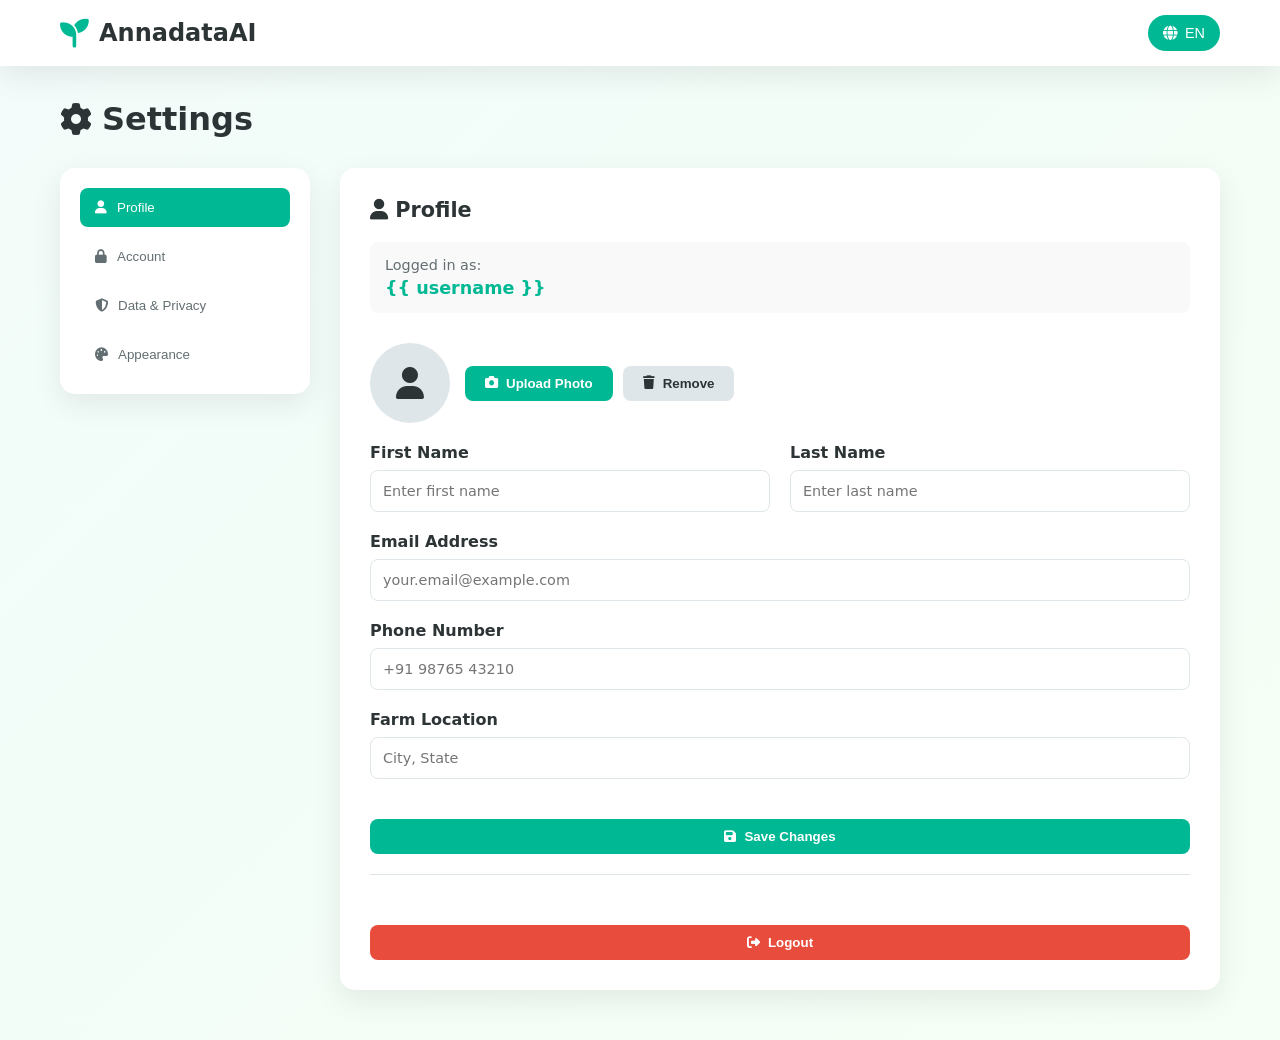
<file: templates/settings.html>
<!DOCTYPE html>
<html lang="en">
<head>
    <meta charset="UTF-8">
    <meta name="viewport" content="width=device-width, initial-scale=1.0">
    <title>Settings - AnnadataAI</title>
    <link rel="stylesheet" href="https://cdnjs.cloudflare.com/ajax/libs/font-awesome/6.4.0/css/all.min.css">
    <style>
        :root {
            --primary: #00b894;
            --primary-dark: #00a085;
            --secondary: #0984e3;
            --dark: #2d3436;
            --light: #f9f9f9;
            --gray: #636e72;
            --light-gray: #dfe6e9;
            --danger: #e74c3c;
            --shadow: 0 10px 30px rgba(0,0,0,0.08);
            --transition: all 0.3s ease;
        }

        * {
            margin: 0;
            padding: 0;
            box-sizing: border-box;
        }

        body {
            font-family: 'Segoe UI', system-ui, -apple-system, sans-serif;
            background: linear-gradient(135deg, rgba(0, 184, 148, 0.05) 0%, rgba(152, 251, 152, 0.1) 100%);
            color: var(--dark);
            min-height: 100vh;
            padding-top: 80px;
        }

        body.dark-mode {
            background: #1a1a1a;
            color: #e8e8e8;
        }

        .container { max-width: 1200px; margin: 0 auto; padding: 20px; }

        /* NAVBAR */
        .navbar {
            position: fixed;
            top: 0;
            width: 100%;
            background: rgba(255, 255, 255, 0.95);
            backdrop-filter: blur(10px);
            box-shadow: var(--shadow);
            z-index: 1000;
            padding: 15px 0;
        }

        body.dark-mode .navbar { background: rgba(30, 30, 30, 0.95); }

        .nav-container {
            max-width: 1200px;
            margin: 0 auto;
            padding: 0 20px;
            display: flex;
            justify-content: space-between;
            align-items: center;
        }

        .logo {
            display: flex;
            align-items: center;
            gap: 10px;
            text-decoration: none;
            color: var(--dark);
            font-weight: 700;
            font-size: 1.5rem;
        }

        body.dark-mode .logo { color: white; }

        .logo i { color: var(--primary); font-size: 1.8rem; }

        .nav-right {
            display: flex;
            align-items: center;
            gap: 20px;
        }

        .settings-btn, .language-btn {
            display: flex;
            align-items: center;
            gap: 8px;
            padding: 10px 15px;
            background: var(--primary);
            color: white;
            border: none;
            border-radius: 25px;
            cursor: pointer;
            font-size: 0.9rem;
            font-weight: 500;
            transition: var(--transition);
        }

        .settings-btn:hover, .language-btn:hover {
            background: var(--primary-dark);
            transform: translateY(-2px);
        }

        /* SETTINGS LAYOUT */
        .settings-wrapper {
            display: grid;
            grid-template-columns: 250px 1fr;
            gap: 30px;
            margin: 30px 0;
        }

        .settings-sidebar {
            background: white;
            border-radius: 15px;
            padding: 20px;
            height: fit-content;
            box-shadow: var(--shadow);
        }

        body.dark-mode .settings-sidebar { background: #2a2a2a; }

        .settings-nav {
            display: flex;
            flex-direction: column;
            gap: 10px;
        }

        .settings-nav button {
            padding: 12px 15px;
            border: none;
            background: transparent;
            cursor: pointer;
            text-align: left;
            border-radius: 8px;
            transition: var(--transition);
            display: flex;
            align-items: center;
            gap: 10px;
            color: var(--gray);
            font-weight: 500;
        }

        .settings-nav button:hover {
            background: var(--light);
            color: var(--primary);
        }

        body.dark-mode .settings-nav button:hover { background: #3a3a3a; }

        .settings-nav button.active {
            background: var(--primary);
            color: white;
        }

        .settings-content {
            background: white;
            border-radius: 15px;
            padding: 30px;
            box-shadow: var(--shadow);
        }

        body.dark-mode .settings-content { background: #2a2a2a; }

        .settings-tab {
            display: none;
        }

        .settings-tab.active {
            display: block;
        }

        .section-title {
            font-size: 1.3rem;
            font-weight: 700;
            margin-bottom: 20px;
            color: var(--dark);
        }

        body.dark-mode .section-title { color: white; }

        .form-group {
            margin-bottom: 20px;
        }

        label {
            display: block;
            margin-bottom: 8px;
            font-weight: 600;
            color: var(--dark);
        }

        body.dark-mode label { color: #ddd; }

        input, textarea, select {
            width: 100%;
            padding: 12px;
            border: 1px solid var(--light-gray);
            border-radius: 8px;
            font-size: 0.9rem;
            transition: var(--transition);
            font-family: inherit;
        }

        input:focus, textarea:focus, select:focus {
            outline: none;
            border-color: var(--primary);
            box-shadow: 0 0 0 3px rgba(0, 184, 148, 0.1);
        }

        body.dark-mode input, body.dark-mode textarea, body.dark-mode select {
            background: #3a3a3a;
            color: white;
            border-color: #555;
        }

        .photo-upload {
            display: flex;
            align-items: center;
            gap: 15px;
            margin-bottom: 20px;
        }

        .photo-preview {
            width: 80px;
            height: 80px;
            border-radius: 50%;
            background: var(--light-gray);
            display: flex;
            align-items: center;
            justify-content: center;
            font-size: 2rem;
            overflow: hidden;
        }

        .photo-preview img {
            width: 100%;
            height: 100%;
            object-fit: cover;
        }

        .photo-controls {
            display: flex;
            gap: 10px;
        }

        .btn {
            padding: 10px 20px;
            border: none;
            border-radius: 8px;
            cursor: pointer;
            font-weight: 600;
            transition: var(--transition);
            display: inline-flex;
            align-items: center;
            gap: 8px;
        }

        .btn-primary {
            background: var(--primary);
            color: white;
        }

        .btn-primary:hover {
            background: var(--primary-dark);
            transform: translateY(-2px);
        }

        .btn-secondary {
            background: var(--light-gray);
            color: var(--dark);
        }

        .btn-secondary:hover {
            background: #c8d6e5;
        }

        .btn-danger {
            background: var(--danger);
            color: white;
        }

        .btn-danger:hover {
            background: #c0392b;
        }

        .btn-block {
            width: 100%;
            justify-content: center;
            margin-top: 20px;
        }

        .toggle-switch {
            position: relative;
            display: inline-flex;
            width: 60px;
            height: 32px;
            align-items: center;
            cursor: pointer;
        }

        .toggle-switch input {
            display: none;
        }

        .toggle-slider {
            position: absolute;
            width: 100%;
            height: 100%;
            background: var(--light-gray);
            border-radius: 20px;
            transition: var(--transition);
            display: flex;
            align-items: center;
            padding: 0 3px;
        }

        .toggle-switch input:checked ~ .toggle-slider {
            background: var(--primary);
        }

        .toggle-dot {
            width: 26px;
            height: 26px;
            background: white;
            border-radius: 50%;
            transition: var(--transition);
        }

        .toggle-switch input:checked ~ .toggle-slider .toggle-dot {
            transform: translateX(28px);
        }

        .font-size-selector {
            display: flex;
            gap: 10px;
            align-items: center;
        }

        .font-size-btn {
            padding: 8px 12px;
            border: 2px solid var(--light-gray);
            background: white;
            border-radius: 6px;
            cursor: pointer;
            font-weight: 600;
            transition: var(--transition);
        }

        .font-size-btn.active {
            border-color: var(--primary);
            color: var(--primary);
        }

        .divider {
            height: 1px;
            background: var(--light-gray);
            margin: 30px 0;
        }

        .alert {
            padding: 15px;
            border-radius: 8px;
            margin-bottom: 20px;
            display: flex;
            align-items: center;
            gap: 10px;
        }

        .alert-success {
            background: #e6ffef;
            color: #2d7a4f;
            border: 1px solid #a8e6c1;
        }

        .alert-danger {
            background: #ffe8e8;
            color: #a80000;
            border: 1px solid #ffb3b3;
        }

        .form-row {
            display: grid;
            grid-template-columns: 1fr 1fr;
            gap: 20px;
        }

        .logout-section {
            padding-top: 30px;
            border-top: 1px solid var(--light-gray);
            margin-top: 30px;
        }

        @media (max-width: 768px) {
            .settings-wrapper {
                grid-template-columns: 1fr;
            }

            .settings-nav {
                flex-direction: row;
                overflow-x: auto;
                gap: 8px;
            }

            .settings-nav button {
                white-space: nowrap;
            }

            .form-row {
                grid-template-columns: 1fr;
            }
        }
    </style>
</head>
<body>
    <!-- Navbar -->
    <nav class="navbar">
        <div class="nav-container">
            <a href="/" class="logo">
                <i class="fas fa-seedling"></i>
                <span>AnnadataAI</span>
            </a>
            <div class="nav-right">
                <button class="language-btn">
                    <i class="fas fa-globe"></i>
                    <span id="current-language">EN</span>
                </button>
            </div>
        </div>
    </nav>

    <!-- Main Content -->
    <div class="container">
        <h1 style="margin-bottom: 30px; display: flex; align-items: center; gap: 10px;">
            <i class="fas fa-cog"></i> Settings
        </h1>

        <div class="settings-wrapper">
            <!-- Sidebar -->
            <div class="settings-sidebar">
                <div class="settings-nav">
                    <button class="settings-nav-btn active" onclick="switchTab('profile')">
                        <i class="fas fa-user"></i> Profile
                    </button>
                    <button class="settings-nav-btn" onclick="switchTab('account')">
                        <i class="fas fa-lock"></i> Account
                    </button>
                    <button class="settings-nav-btn" onclick="switchTab('privacy')">
                        <i class="fas fa-shield-alt"></i> Data & Privacy
                    </button>
                    <button class="settings-nav-btn" onclick="switchTab('appearance')">
                        <i class="fas fa-palette"></i> Appearance
                    </button>
                </div>
            </div>

            <!-- Content -->
            <div class="settings-content">
                <!-- PROFILE TAB -->
                <div id="profile" class="settings-tab active">
                    <h2 class="section-title"><i class="fas fa-user"></i> Profile</h2>

                    <div style="background: var(--light); padding: 15px; border-radius: 8px; margin-bottom: 30px;">
                        <p style="color: var(--gray); font-size: 0.9rem; margin-bottom: 5px;">Logged in as:</p>
                        <p style="font-weight: 600; font-size: 1.1rem; color: var(--primary);">{{ username }}</p>
                    </div>

                    <div class="photo-upload">
                        <div class="photo-preview">
                            <i class="fas fa-user"></i>
                        </div>
                        <div class="photo-controls">
                            <button class="btn btn-primary">
                                <i class="fas fa-camera"></i> Upload Photo
                            </button>
                            <button class="btn btn-secondary">
                                <i class="fas fa-trash"></i> Remove
                            </button>
                        </div>
                    </div>

                    <form id="profile-form" onsubmit="handleProfileSubmit(event)">
                        <div class="form-row">
                            <div class="form-group">
                                <label for="first-name">First Name</label>
                                <input type="text" id="first-name" placeholder="Enter first name" value="">
                            </div>
                            <div class="form-group">
                                <label for="last-name">Last Name</label>
                                <input type="text" id="last-name" placeholder="Enter last name" value="">
                            </div>
                        </div>

                        <div class="form-group">
                            <label for="email">Email Address</label>
                            <input type="email" id="email" placeholder="your.email@example.com" value="">
                        </div>

                        <div class="form-group">
                            <label for="phone">Phone Number</label>
                            <input type="tel" id="phone" placeholder="+91 98765 43210" value="">
                        </div>

                        <div class="form-group">
                            <label for="location">Farm Location</label>
                            <input type="text" id="location" placeholder="City, State" value="">
                        </div>

                        <button type="submit" class="btn btn-primary btn-block">
                            <i class="fas fa-save"></i> Save Changes
                        </button>
                    </form>

                    <div id="profile-summary" style="background: #f6fffa; border: 1px solid #a8e6c1; border-radius: 8px; padding: 18px; margin-top: 18px; display: none;">
                        <h3 style="margin-bottom: 10px;">Profile Preview</h3>
                        <p><strong>Name:</strong> <span id="summary-name">-</span></p>
                        <p><strong>Email:</strong> <span id="summary-email">-</span></p>
                        <p><strong>Phone:</strong> <span id="summary-phone">-</span></p>
                        <p><strong>Location:</strong> <span id="summary-location">-</span></p>
                    </div>

                    <div id="profile-save-alert" class="alert alert-success" style="display: none; margin-top: 15px;">
                        Profile information saved successfully.
                    </div>

                    <div id="profile-readonly" style="display: none; background: #fff; border: 1px solid #c8d6e5; border-radius: 8px; padding: 18px; margin-top: 18px;">
                        <h3 style="margin-bottom: 10px;">Saved Profile</h3>
                        <p><strong>Name:</strong> <span id="saved-name">-</span></p>
                        <p><strong>Email:</strong> <span id="saved-email">-</span></p>
                        <p><strong>Phone:</strong> <span id="saved-phone">-</span></p>
                        <p><strong>Location:</strong> <span id="saved-location">-</span></p>
                        <button class="btn btn-secondary" style="margin-top: 12px;" onclick="editProfile()">Edit</button>
                    </div>

                    <div class="logout-section" style="margin-top: 20px;">
                        <button class="btn btn-danger btn-block" onclick="logout()">
                            <i class="fas fa-sign-out-alt"></i> Logout
                        </button>
                    </div>
                </div>

                <!-- ACCOUNT TAB -->
                <div id="account" class="settings-tab">
                    <h2 class="section-title"><i class="fas fa-lock"></i> Account Security</h2>

                    <h3 style="margin-top: 30px; font-size: 1.1rem; margin-bottom: 15px;">Change Password</h3>
                    <form>
                        <div class="form-group">
                            <label for="current-pass">Current Password</label>
                            <input type="password" id="current-pass" placeholder="Enter current password">
                        </div>

                        <div class="form-group">
                            <label for="new-pass">New Password</label>
                            <input type="password" id="new-pass" placeholder="Enter new password">
                        </div>

                        <div class="form-group">
                            <label for="confirm-pass">Confirm Password</label>
                            <input type="password" id="confirm-pass" placeholder="Confirm new password">
                        </div>

                        <button type="submit" class="btn btn-primary">
                            <i class="fas fa-key"></i> Update Password
                        </button>
                    </form>

                    <div class="divider"></div>

                    <h3 style="font-size: 1.1rem; margin-bottom: 15px; color: var(--danger);">Danger Zone</h3>
                    <button class="btn btn-danger" onclick="confirmDelete()">
                        <i class="fas fa-trash"></i> Delete Account
                    </button>
                    <p style="color: var(--gray); font-size: 0.85rem; margin-top: 10px;">This action cannot be undone. All your data will be permanently deleted.</p>
                </div>

                <!-- DATA & PRIVACY TAB -->
                <div id="privacy" class="settings-tab">
                    <h2 class="section-title"><i class="fas fa-shield-alt"></i> Data & Privacy</h2>

                    <h3 style="font-size: 1.1rem; margin: 25px 0 15px;">Farming Analytics</h3>
                    <div style="background: var(--light); padding: 20px; border-radius: 8px; margin-bottom: 20px;">
                        <div style="display: grid; grid-template-columns: 1fr 1fr; gap: 15px;">
                            <div>
                                <p style="color: var(--gray); font-size: 0.9rem;">Total Profit</p>
                                <p style="font-size: 1.5rem; font-weight: 700; color: var(--primary);">₹2,45,000</p>
                            </div>
                            <div>
                                <p style="color: var(--gray); font-size: 0.9rem;">Total Loss</p>
                                <p style="font-size: 1.5rem; font-weight: 700; color: var(--danger);">₹35,000</p>
                            </div>
                        </div>
                    </div>

                    <h3 style="font-size: 1.1rem; margin: 25px 0 15px;">Data Management</h3>
                    <button class="btn btn-primary" onclick="downloadData()">
                        <i class="fas fa-download"></i> Download Your Data
                    </button>
                    <p style="color: var(--gray); font-size: 0.85rem; margin-top: 10px;">Export all your farming data as JSON file</p>

                    <div style="background: #fff3cd; border: 1px solid #ffc107; padding: 15px; border-radius: 8px; margin-top: 30px;">
                        <p style="color: #856404; font-weight: 600;">
                            <i class="fas fa-info-circle"></i> We take your privacy seriously. All data is encrypted and never shared with third parties.
                        </p>
                    </div>
                </div>

                <!-- APPEARANCE TAB -->
                <div id="appearance" class="settings-tab">
                    <h2 class="section-title"><i class="fas fa-palette"></i> Appearance</h2>

                    <h3 style="font-size: 1.1rem; margin: 25px 0 15px;">Theme</h3>
                    <div style="display: flex; align-items: center; justify-content: space-between; background: var(--light); padding: 20px; border-radius: 8px; margin-bottom: 20px;">
                        <div>
                            <p style="font-weight: 600; margin-bottom: 5px;">Dark Mode</p>
                            <p style="color: var(--gray); font-size: 0.9rem;">Switch to dark theme for better visibility in low light</p>
                        </div>
                        <label class="toggle-switch" onclick="toggleDarkMode()">
                            <input type="checkbox" id="dark-mode-toggle">
                            <div class="toggle-slider">
                                <div class="toggle-dot"></div>
                            </div>
                        </label>
                    </div>

                    <h3 style="font-size: 1.1rem; margin: 25px 0 15px;">Font Size</h3>
                    <div class="font-size-selector">
                        <span style="color: var(--gray);">A</span>
                        <button class="font-size-btn" data-size="14" onclick="changeFontSize(14)" title="Small">Aa</button>
                        <button class="font-size-btn active" data-size="16" onclick="changeFontSize(16)" title="Medium">Aa</button>
                        <button class="font-size-btn" data-size="18" onclick="changeFontSize(18)" title="Large" style="font-size: 1.1rem;">Aa</button>
                        <span style="color: var(--gray); margin-left: 20px; font-weight: 600;">A</span>
                    </div>
                    <p style="color: var(--gray); font-size: 0.85rem; margin-top: 10px;">Adjust text size for comfortable reading</p>
                </div>

            </div>
        </div>
    </div>

    <script>
        // Tab switching
        function switchTab(tabName) {
            // Hide all tabs
            document.querySelectorAll('.settings-tab').forEach(tab => {
                tab.classList.remove('active');
            });
            
            // Deactivate all buttons
            document.querySelectorAll('.settings-nav-btn').forEach(btn => {
                btn.classList.remove('active');
            });
            
            // Show selected tab
            document.getElementById(tabName).classList.add('active');
            
            // Activate button
            event.target.classList.add('active');
        }

        // Dark mode toggle
        function toggleDarkMode() {
            const toggle = document.getElementById('dark-mode-toggle');
            const isDark = toggle.checked;
            document.body.classList.toggle('dark-mode', isDark);
            localStorage.setItem('darkMode', isDark);
        }

        // Check dark mode on load
        if (localStorage.getItem('darkMode') === 'enabled') {
            document.body.classList.add('dark-mode');
            document.getElementById('dark-mode-toggle').checked = true;
        }

        // Font size change
        function changeFontSize(size) {
            document.body.style.fontSize = size + 'px';
            document.querySelectorAll('.font-size-btn').forEach(btn => {
                btn.classList.toggle('active', parseInt(btn.getAttribute('data-size'), 10) === size);
            });
            localStorage.setItem('fontSize', size);
        }

        // Update profile summary in-memory (used for save and edit support)
        function updateProfileSummary() {
            const first = document.getElementById('first-name').value.trim() || '-';
            const last = document.getElementById('last-name').value.trim() || '-';
            const email = document.getElementById('email').value.trim() || '-';
            const phone = document.getElementById('phone').value.trim() || '-';
            const location = document.getElementById('location').value.trim() || '-';

            document.getElementById('summary-name').textContent = first + ' ' + last;
            document.getElementById('summary-email').textContent = email;
            document.getElementById('summary-phone').textContent = phone;
            document.getElementById('summary-location').textContent = location;

            document.getElementById('profile-summary').style.display = 'none';
        }

        // Show saved profile and hide editor after submit
        function handleProfileSubmit(event) {
            event.preventDefault();
            updateProfileSummary();
            pushSavedProfile();
            saveProfileToStorage();

            document.getElementById('profile-form').style.display = 'none';
            document.getElementById('profile-summary').style.display = 'none';
            document.getElementById('profile-readonly').style.display = 'block';

            const alertBox = document.getElementById('profile-save-alert');
            alertBox.textContent = 'Profile information saved successfully.';
            alertBox.style.display = 'block';
            setTimeout(() => {
                alertBox.style.display = 'none';
            }, 2600);
        }

        function editProfile() {
            document.getElementById('profile-form').style.display = 'block';
            document.getElementById('profile-readonly').style.display = 'none';
            updateProfileSummary();
        }

        function pushSavedProfile() {
            const first = document.getElementById('first-name').value.trim() || '-';
            const last = document.getElementById('last-name').value.trim() || '-';
            const email = document.getElementById('email').value.trim() || '-';
            const phone = document.getElementById('phone').value.trim() || '-';
            const location = document.getElementById('location').value.trim() || '-';

            document.getElementById('saved-name').textContent = first + ' ' + last;
            document.getElementById('saved-email').textContent = email;
            document.getElementById('saved-phone').textContent = phone;
            document.getElementById('saved-location').textContent = location;
        }

        function saveProfileToStorage() {
            const profile = {
                firstName: document.getElementById('first-name').value.trim(),
                lastName: document.getElementById('last-name').value.trim(),
                email: document.getElementById('email').value.trim(),
                phone: document.getElementById('phone').value.trim(),
                location: document.getElementById('location').value.trim()
            };
            localStorage.setItem('annadata_profile', JSON.stringify(profile));
        }

        function loadProfileFromStorage() {
            const profileData = localStorage.getItem('annadata_profile');
            if (!profileData) return;

            const profile = JSON.parse(profileData);
            document.getElementById('first-name').value = profile.firstName || '';
            document.getElementById('last-name').value = profile.lastName || '';
            document.getElementById('email').value = profile.email || '';
            document.getElementById('phone').value = profile.phone || '';
            document.getElementById('location').value = profile.location || '';

            pushSavedProfile();
            document.getElementById('profile-form').style.display = 'none';
            document.getElementById('profile-summary').style.display = 'none';
            document.getElementById('profile-readonly').style.display = 'block';
        }

        // Apply saved font size
        const savedFontSize = localStorage.getItem('fontSize');
        if (savedFontSize) {
            document.body.style.fontSize = savedFontSize + 'px';
            document.querySelectorAll('.font-size-btn').forEach(btn => {
                const size = parseInt(btn.getAttribute('data-size'), 10);
                btn.classList.toggle('active', size === parseInt(savedFontSize, 10));
            });
        }

        loadProfileFromStorage();

        // Logout
        function logout() {
            if (confirm('Are you sure you want to logout?')) {
                window.location.href = '/logout';
            }
        }

        // Delete account
        function confirmDelete() {
            if (confirm('Are you absolutely sure? This action cannot be undone!')) {
                if (confirm('Type "DELETE" to confirm account deletion.')) {
                    alert('Account deletion request processed. Your account will be deleted within 24 hours.');
                }
            }
        }

        // Download data
        function downloadData() {
            const data = {
                profile: {
                    firstName: document.getElementById('first-name').value,
                    lastName: document.getElementById('last-name').value,
                    email: document.getElementById('email').value,
                    phone: document.getElementById('phone').value,
                    location: document.getElementById('location').value
                },
                analytics: {
                    totalProfit: '₹2,45,000',
                    totalLoss: '₹35,000'
                },
                exportDate: new Date().toISOString()
            };

            const dataStr = JSON.stringify(data, null, 2);
            const dataBlob = new Blob([dataStr], { type: 'application/json' });
            const url = URL.createObjectURL(dataBlob);
            const link = document.createElement('a');
            link.href = url;
            link.download = 'annadatai-data-' + new Date().toISOString().split('T')[0] + '.json';
            link.click();
            alert('Your data has been downloaded successfully!');
        }
    </script>
</body>
</html>
</file>
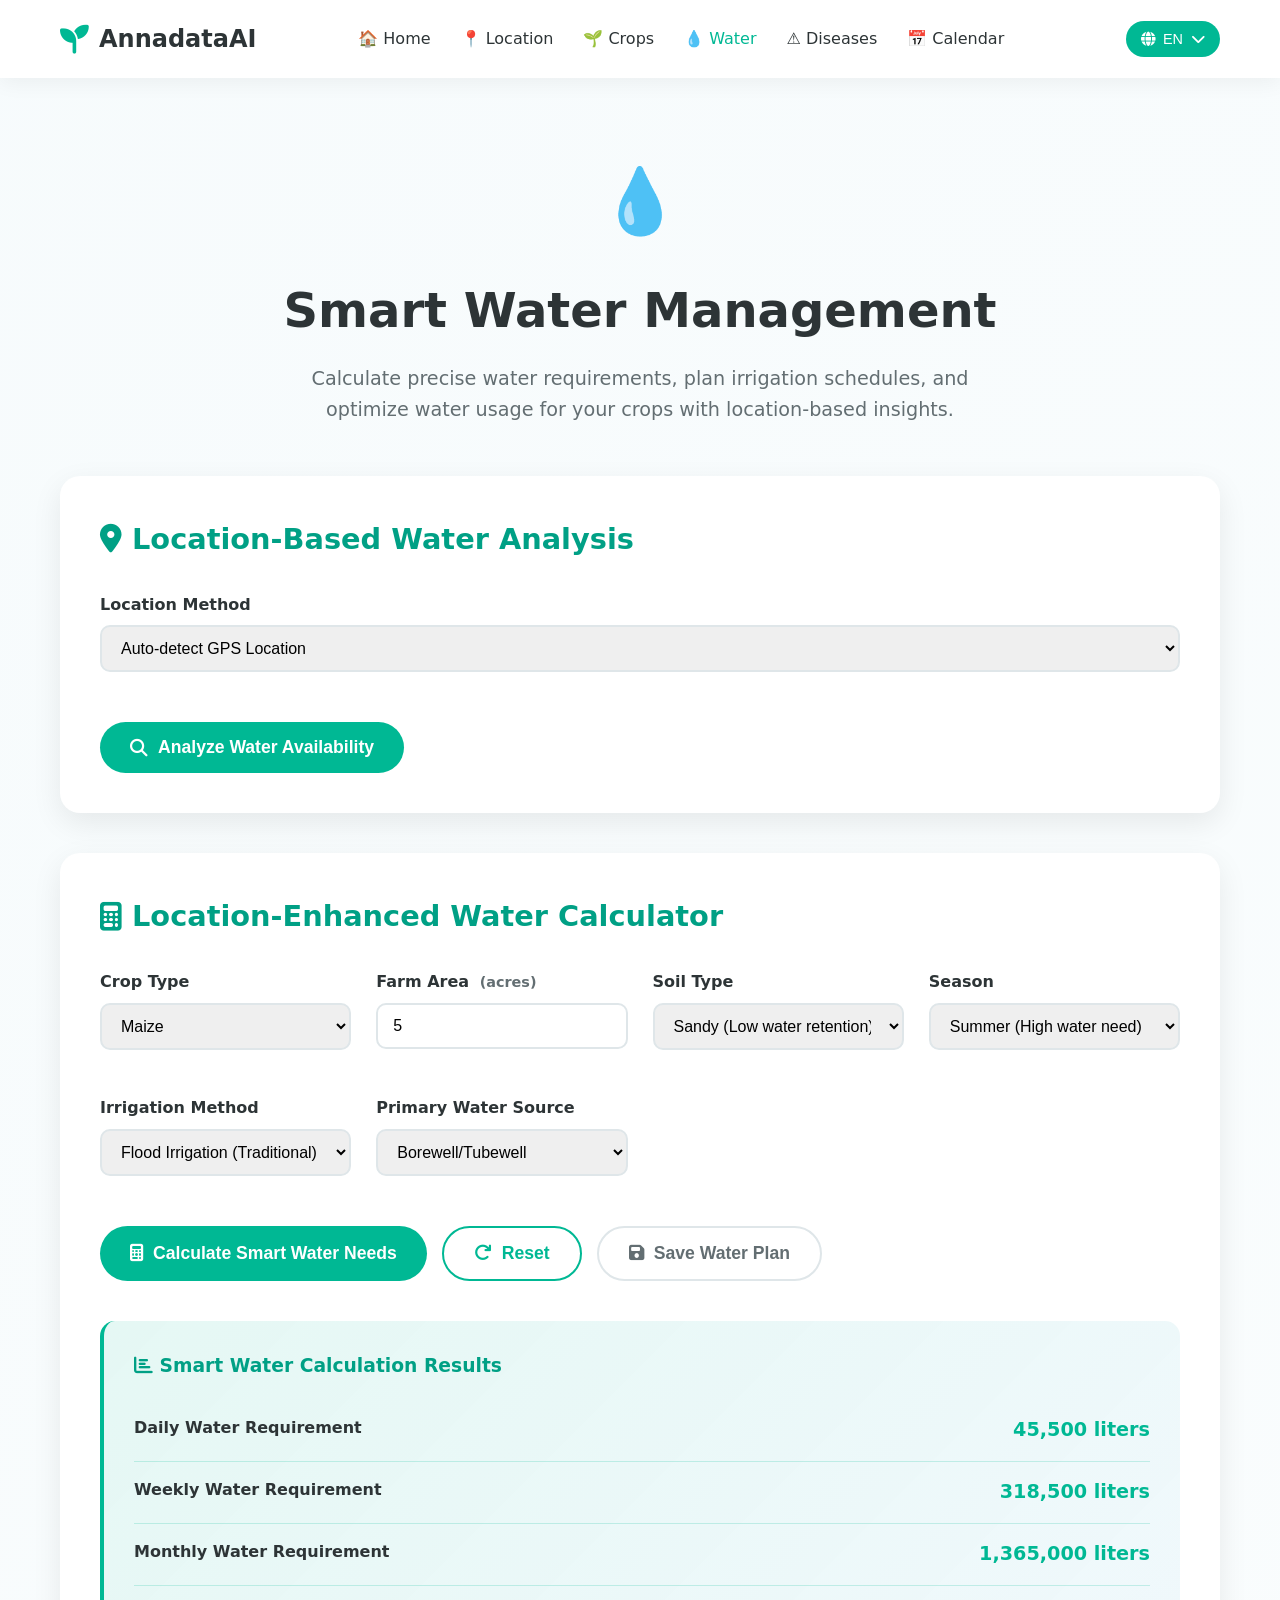
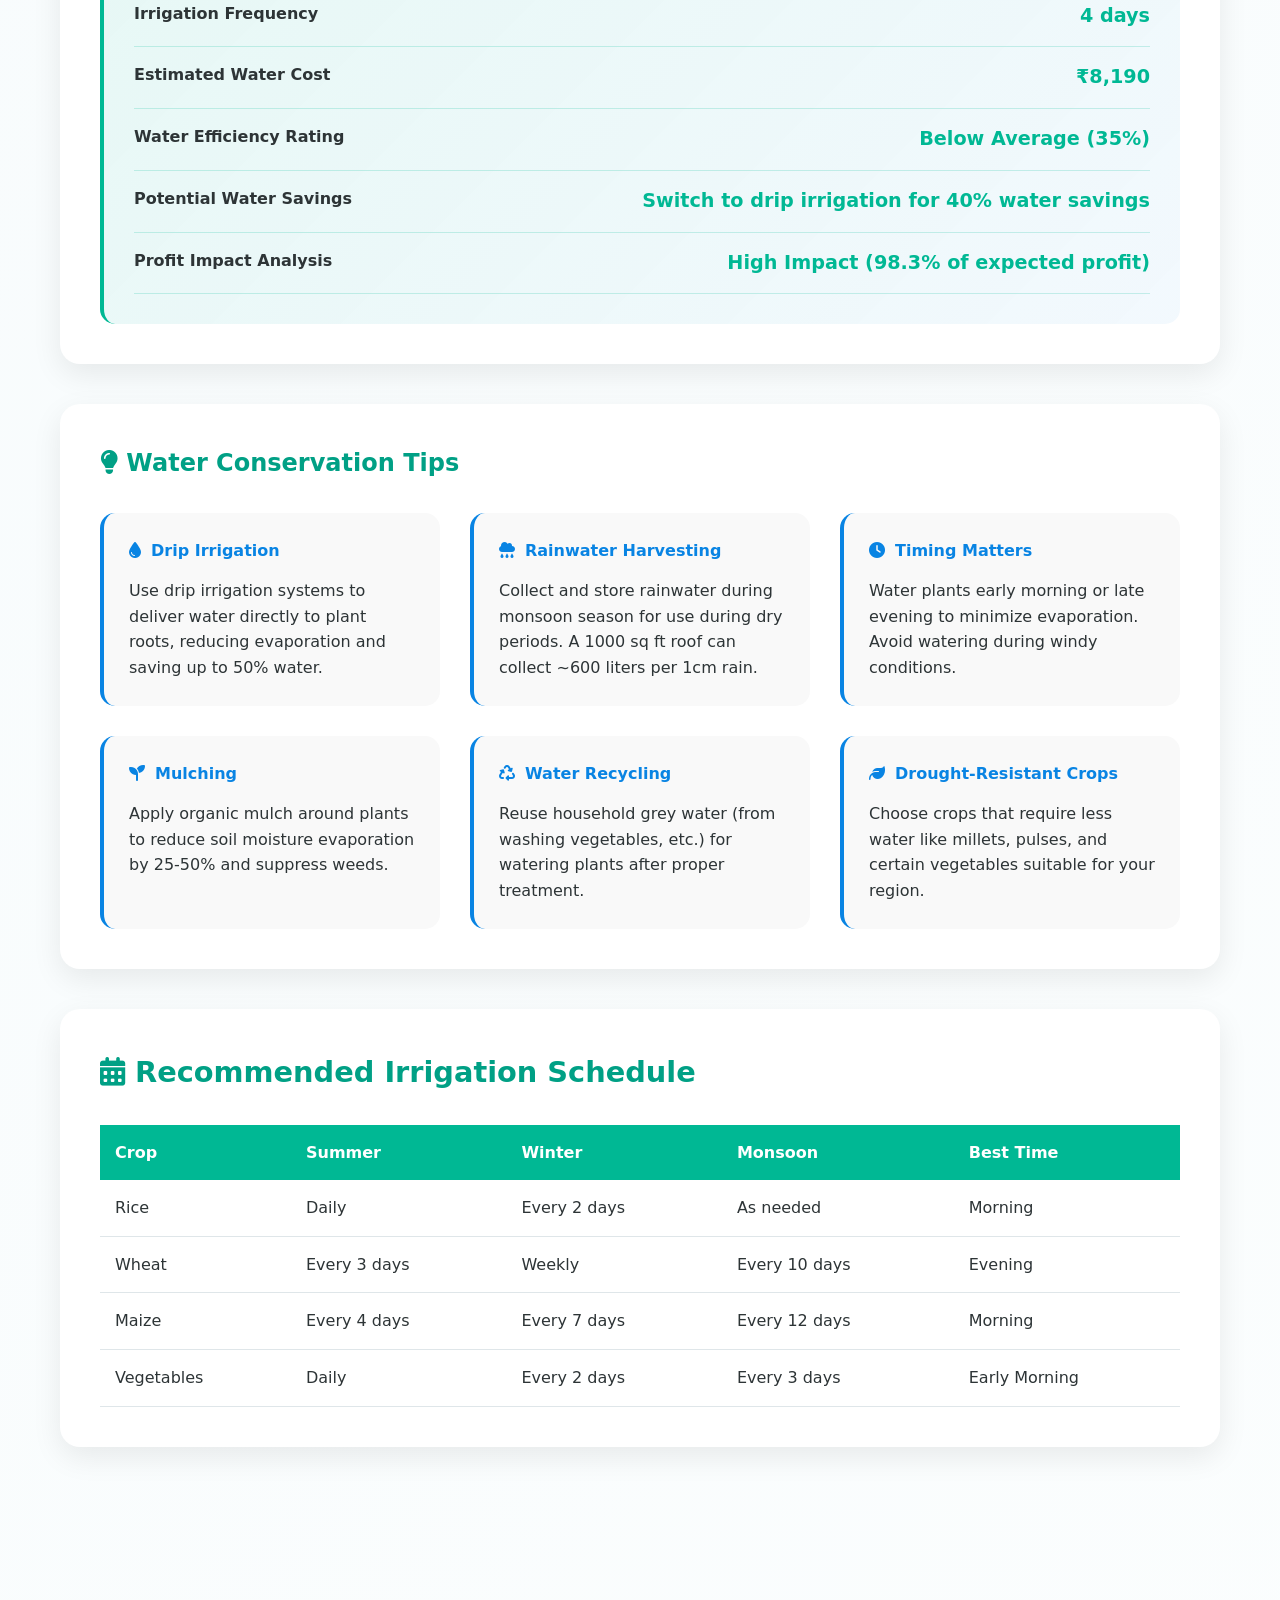
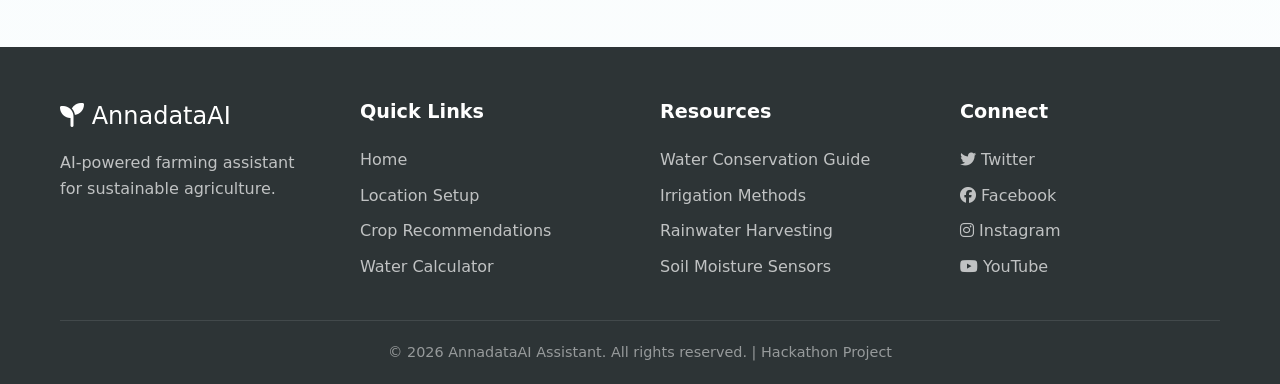
<file: templates/water.html>
<!DOCTYPE html>
<html lang="en">
<head>
    <meta charset="UTF-8">
    <meta name="viewport" content="width=device-width, initial-scale=1.0">
    <title>💧 Water Management - AnnadataAI</title>
    <link rel="stylesheet" href="https://cdnjs.cloudflare.com/ajax/libs/font-awesome/6.4.0/css/all.min.css">
    <style>
        :root {
            --primary: #00b894;
            --primary-dark: #00a085;
            --secondary: #0984e3;
            --dark: #2d3436;
            --light: #f9f9f9;
            --gray: #636e72;
            --light-gray: #dfe6e9;
            --shadow: 0 10px 30px rgba(0, 0, 0, 0.08);
            --transition: all 0.3s ease;
        }

        * {
            margin: 0;
            padding: 0;
            box-sizing: border-box;
        }

        body {
            font-family: 'Segoe UI', system-ui, -apple-system, sans-serif;
            line-height: 1.6;
            color: var(--dark);
            background: linear-gradient(135deg, rgba(173, 216, 230, 0.1) 0%, rgba(176, 224, 230, 0.05) 100%);
            min-height: 100vh;
        }

        .container {
            max-width: 1200px;
            margin: 0 auto;
            padding: 0 20px;
        }

        /* Navbar */
        .navbar {
            position: fixed;
            top: 0;
            width: 100%;
            background: rgba(255, 255, 255, 0.95);
            backdrop-filter: blur(10px);
            box-shadow: 0 5px 20px rgba(0, 0, 0, 0.05);
            z-index: 1000;
            padding: 20px 0;
        }

        .nav-container {
            display: flex;
            justify-content: space-between;
            align-items: center;
        }

        .logo {
            display: flex;
            align-items: center;
            gap: 10px;
            text-decoration: none;
            color: var(--dark);
            font-weight: 700;
            font-size: 1.5rem;
        }

        .logo i {
            color: var(--primary);
            font-size: 1.8rem;
        }

        .nav-links {
            display: flex;
            gap: 30px;
        }

        .nav-links a {
            text-decoration: none;
            color: var(--dark);
            font-weight: 500;
            transition: var(--transition);
            position: relative;
        }

        .nav-links a:hover {
            color: var(--primary);
        }

        .nav-links a::after {
            content: '';
            position: absolute;
            bottom: -5px;
            left: 0;
            width: 0;
            height: 2px;
            background: var(--primary);
            transition: var(--transition);
        }

        .nav-links a:hover::after {
            width: 100%;
        }

        /* ===== LANGUAGE SELECTOR ===== */
        .language-selector {
            position: relative;
            margin-left: 20px;
        }

        .language-btn {
            display: flex;
            align-items: center;
            gap: 8px;
            padding: 10px 15px;
            background: var(--primary);
            color: white;
            border: none;
            border-radius: 25px;
            cursor: pointer;
            font-size: 0.9rem;
            font-weight: 500;
            transition: var(--transition);
        }

        .language-btn:hover {
            background: var(--primary-dark);
            transform: translateY(-2px);
        }

        .language-menu {
            position: absolute;
            top: 100%;
            right: 0;
            background: white;
            border-radius: 10px;
            box-shadow: 0 10px 30px rgba(0, 0, 0, 0.15);
            min-width: 200px;
            z-index: 1000;
            opacity: 0;
            visibility: hidden;
            transform: translateY(-10px);
            transition: var(--transition);
            margin-top: 10px;
        }

        .language-menu.active {
            opacity: 1;
            visibility: visible;
            transform: translateY(0);
        }

        .language-option {
            display: flex;
            align-items: center;
            gap: 12px;
            padding: 12px 16px;
            cursor: pointer;
            transition: var(--transition);
            border-bottom: 1px solid var(--light-gray);
        }

        .language-option:last-child {
            border-bottom: none;
        }

        .language-option:hover {
            background: var(--light);
            color: var(--primary);
        }

        .language-option .flag {
            font-size: 1.2rem;
        }

        .language-option span:last-child {
            font-weight: 500;
        }

        @media (max-width: 768px) {
            .nav-links {
                display: none;
                position: absolute;
                top: 100%;
                left: 0;
                width: 100%;
                background: white;
                flex-direction: column;
                padding: 20px;
                box-shadow: 0 10px 20px rgba(0,0,0,0.1);
            }
            
            .nav-links.active {
                display: flex;
            }
            
            .mobile-menu-btn {
                display: block;
            }
        }

        .mobile-menu-btn {
            display: none;
            background: none;
            border: none;
            font-size: 1.5rem;
            color: var(--dark);
            cursor: pointer;
        }

        /* Main Content */
        .main-content {
            padding: 150px 0 80px;
        }

        /* Page Header */
        .page-header {
            text-align: center;
            margin-bottom: 50px;
        }

        .page-header h1 {
            font-size: 3rem;
            color: var(--dark);
            margin-bottom: 15px;
        }

        .page-header .icon {
            font-size: 4rem;
            color: var(--primary);
            margin-bottom: 20px;
        }

        .page-header p {
            color: var(--gray);
            font-size: 1.2rem;
            max-width: 700px;
            margin: 0 auto;
        }

        /* Calculator Section */
        .calculator-section {
            background: white;
            border-radius: 20px;
            padding: 40px;
            box-shadow: var(--shadow);
            margin-bottom: 40px;
        }

        .calculator-section h2 {
            color: var(--primary-dark);
            margin-bottom: 30px;
            font-size: 1.8rem;
            display: flex;
            align-items: center;
            gap: 10px;
        }

        .calculator-grid {
            display: grid;
            grid-template-columns: repeat(auto-fit, minmax(250px, 1fr));
            gap: 25px;
            margin-bottom: 30px;
        }

        .input-group {
            margin-bottom: 20px;
        }

        .input-group label {
            display: block;
            margin-bottom: 8px;
            font-weight: 600;
            color: var(--dark);
        }

        .input-group input,
        .input-group select {
            width: 100%;
            padding: 12px 15px;
            border: 2px solid var(--light-gray);
            border-radius: 10px;
            font-size: 1rem;
            transition: var(--transition);
        }

        .input-group input:focus,
        .input-group select:focus {
            outline: none;
            border-color: var(--primary);
            box-shadow: 0 0 0 3px rgba(0, 184, 148, 0.1);
        }

        .input-group .unit {
            color: var(--gray);
            font-size: 0.9rem;
            margin-left: 5px;
        }

        /* Results */
        .results-section {
            background: linear-gradient(135deg, rgba(0, 184, 148, 0.1) 0%, rgba(9, 132, 227, 0.05) 100%);
            border-radius: 15px;
            padding: 30px;
            margin-top: 40px;
            border-left: 4px solid var(--primary);
        }

        .result-item {
            display: flex;
            justify-content: space-between;
            padding: 15px 0;
            border-bottom: 1px solid rgba(0, 184, 148, 0.2);
        }

        .result-item:last-child {
            border-bottom: none;
        }

        .result-label {
            font-weight: 600;
            color: var(--dark);
        }

        .result-value {
            font-weight: 700;
            color: var(--primary);
            font-size: 1.2rem;
        }

        /* Water Tips */
        .tips-section {
            background: white;
            border-radius: 20px;
            padding: 40px;
            box-shadow: var(--shadow);
            margin-top: 40px;
        }

        .tips-grid {
            display: grid;
            grid-template-columns: repeat(auto-fit, minmax(300px, 1fr));
            gap: 30px;
            margin-top: 30px;
        }

        .tip-card {
            background: var(--light);
            padding: 25px;
            border-radius: 15px;
            border-left: 4px solid var(--secondary);
        }

        .tip-card h4 {
            color: var(--secondary);
            margin-bottom: 15px;
            display: flex;
            align-items: center;
            gap: 10px;
        }

        /* Buttons */
        .btn {
            display: inline-flex;
            align-items: center;
            gap: 10px;
            padding: 15px 30px;
            border-radius: 50px;
            text-decoration: none;
            font-weight: 600;
            font-size: 1.1rem;
            transition: var(--transition);
            border: none;
            cursor: pointer;
        }

        .btn-primary {
            background: var(--primary);
            color: white;
        }

        .btn-primary:hover {
            background: var(--primary-dark);
            transform: translateY(-3px);
            box-shadow: 0 10px 20px rgba(0, 184, 148, 0.3);
        }

        .btn-secondary {
            background: white;
            color: var(--primary);
            border: 2px solid var(--primary);
        }

        .btn-secondary:hover {
            background: var(--primary);
            color: white;
        }

        .btn-outline {
            background: transparent;
            color: var(--gray);
            border: 2px solid var(--light-gray);
        }

        .btn-outline:hover {
            border-color: var(--primary);
            color: var(--primary);
        }

        /* Action Buttons */
        .action-buttons {
            display: flex;
            gap: 15px;
            margin-top: 30px;
            flex-wrap: wrap;
        }

        /* Footer */
        footer {
            background: var(--dark);
            color: white;
            padding: 50px 0 20px;
            margin-top: 80px;
        }

        .footer-content {
            display: grid;
            grid-template-columns: repeat(auto-fit, minmax(250px, 1fr));
            gap: 40px;
            margin-bottom: 30px;
        }

        .footer-links h3 {
            color: white;
            margin-bottom: 20px;
            font-size: 1.2rem;
        }

        .footer-links ul {
            list-style: none;
        }

        .footer-links li {
            margin-bottom: 10px;
        }

        .footer-links a {
            color: rgba(255, 255, 255, 0.7);
            text-decoration: none;
            transition: var(--transition);
        }

        .footer-links a:hover {
            color: white;
            padding-left: 5px;
        }

        .copyright {
            text-align: center;
            padding-top: 20px;
            border-top: 1px solid rgba(255, 255, 255, 0.1);
            color: rgba(255, 255, 255, 0.5);
            font-size: 0.9rem;
        }

        /* Responsive */
        @media (max-width: 768px) {
            .nav-links {
                display: none;
                position: absolute;
                top: 70px;
                left: 0;
                width: 100%;
                background: white;
                flex-direction: column;
                padding: 20px;
                box-shadow: 0 10px 20px rgba(0,0,0,0.1);
            }
            
            .mobile-menu-btn {
                display: block;
            }
            
            .main-content {
                padding: 120px 0 40px;
            }
            
            .page-header h1 {
                font-size: 2.5rem;
            }
            
            .calculator-section,
            .tips-section {
                padding: 25px;
            }
            
            .action-buttons {
                flex-direction: column;
            }
            
            .btn {
                width: 100%;
                justify-content: center;
            }
        }

        @media (max-width: 480px) {
            .page-header h1 {
                font-size: 2rem;
            }
            
            .calculator-grid {
                grid-template-columns: 1fr;
            }
            
            .tips-grid {
                grid-template-columns: 1fr;
            }
        }

        /* Location Suggestions */
        .location-suggestions {
            position: absolute;
            top: 100%;
            left: 0;
            right: 0;
            background: white;
            border: 1px solid var(--light-gray);
            border-radius: 8px;
            box-shadow: 0 5px 15px rgba(0, 0, 0, 0.1);
            max-height: 200px;
            overflow-y: auto;
            z-index: 1000;
            display: none;
        }

        .location-suggestion {
            padding: 12px 15px;
            cursor: pointer;
            border-bottom: 1px solid var(--light-gray);
            transition: var(--transition);
        }

        .location-suggestion:last-child {
            border-bottom: none;
        }

        .location-suggestion:hover {
            background: var(--light);
            color: var(--primary);
        }

        .location-suggestion .suggestion-name {
            font-weight: 600;
            color: var(--dark);
        }

        .location-suggestion .suggestion-details {
            font-size: 0.9rem;
            color: var(--gray);
            margin-top: 2px;
        }

        /* Water Status Indicators */
        .water-status-good {
            color: #00b894 !important;
        }

        .water-status-moderate {
            color: #fdcb6e !important;
        }

        .water-status-poor {
            color: #e17055 !important;
        }

        .water-status-critical {
            color: #d63031 !important;
        }

        /* Enhanced Results Section */
        .location-water-card {
            background: linear-gradient(135deg, rgba(0, 184, 148, 0.05) 0%, rgba(9, 132, 227, 0.02) 100%);
            border-radius: 15px;
            padding: 25px;
            margin: 20px 0;
            border-left: 4px solid var(--primary);
        }

        .water-recommendation {
            background: white;
            border-radius: 10px;
            padding: 20px;
            margin: 15px 0;
            box-shadow: 0 3px 10px rgba(0, 0, 0, 0.05);
        }

        .water-recommendation h4 {
            color: var(--primary-dark);
            margin-bottom: 10px;
            display: flex;
            align-items: center;
            gap: 8px;
        }

        .seasonal-water-info {
            display: grid;
            grid-template-columns: repeat(auto-fit, minmax(200px, 1fr));
            gap: 15px;
            margin-top: 20px;
        }

        .season-card {
            background: white;
            border-radius: 10px;
            padding: 15px;
            text-align: center;
            box-shadow: 0 2px 8px rgba(0, 0, 0, 0.05);
        }

        .season-card h5 {
            color: var(--primary-dark);
            margin-bottom: 8px;
        }

        .season-card .season-icon {
            font-size: 2rem;
            margin-bottom: 10px;
        }
    </style>
</head>
<body>
    <!-- Navbar -->
    <nav class="navbar">
        <div class="container nav-container">
            <a href="/" class="logo">
                <i class="fas fa-seedling"></i>
                <span>AnnadataAI</span>
            </a>
            
            <div class="nav-links">
                <a href="/" data-translate="nav_home">🏠 Home</a>
                <a href="/location" data-translate="nav_location">📍 Location</a>
                <a href="/crops" data-translate="nav_crops">🌱 Crops</a>
                <a href="/water" data-translate="nav_water" style="color: var(--primary);">💧 Water</a>
                <a href="/diseases" data-translate="nav_diseases">⚠️ Diseases</a>
                <a href="/calendar" data-translate="nav_calendar">📅 Calendar</a>
            </div>
            
            <!-- Language Selector -->
            <div class="language-selector">
                <button class="language-btn" onclick="toggleLanguageMenu()">
                    <i class="fas fa-globe"></i>
                    <span id="current-language">EN</span>
                    <i class="fas fa-chevron-down"></i>
                </button>
                <div class="language-menu" id="languageMenu">
                    <div class="language-option" onclick="changeLanguage('en')">
                        <span class="flag">🇺🇸</span>
                        <span>English</span>
                    </div>
                    <div class="language-option" onclick="changeLanguage('hi')">
                        <span class="flag">🇮🇳</span>
                        <span>हिंदी</span>
                    </div>
                    <div class="language-option" onclick="changeLanguage('te')">
                        <span class="flag">🇮🇳</span>
                        <span>తెలుగు</span>
                    </div>
                    <div class="language-option" onclick="changeLanguage('ta')">
                        <span class="flag">🇮🇳</span>
                        <span>தமிழ்</span>
                    </div>
                    <div class="language-option" onclick="changeLanguage('bn')">
                        <span class="flag">🇧🇩</span>
                        <span>বাংলা</span>
                    </div>
                    <div class="language-option" onclick="changeLanguage('mr')">
                        <span class="flag">🇮🇳</span>
                        <span>मराठी</span>
                    </div>
                    <div class="language-option" onclick="changeLanguage('gu')">
                        <span class="flag">🇮🇳</span>
                        <span>ગુજરાતી</span>
                    </div>
                    <div class="language-option" onclick="changeLanguage('kn')">
                        <span class="flag">🇮🇳</span>
                        <span>ಕನ್ನಡ</span>
                    </div>
                    <div class="language-option" onclick="changeLanguage('ml')">
                        <span class="flag">🇮🇳</span>
                        <span>മലയാളം</span>
                    </div>
                    <div class="language-option" onclick="changeLanguage('pa')">
                        <span class="flag">🇮🇳</span>
                        <span>ਪੰਜਾਬੀ</span>
                    </div>
                </div>
            </div>
            
            <button class="mobile-menu-btn">
                <i class="fas fa-bars"></i>
            </button>
        </div>
    </nav>

    <!-- Main Content -->
    <div class="main-content">
        <div class="container">
            <!-- Page Header -->
            <div class="page-header">
                <div class="icon">💧</div>
                <h1 data-translate="water_title">Smart Water Management</h1>
                <p data-translate="water_subtitle">Calculate precise water requirements, plan irrigation schedules, and optimize water usage for your crops with location-based insights.</p>
            </div>

            <!-- Location-Based Water Analysis -->
            <div class="calculator-section">
                <h2><i class="fas fa-map-marker-alt"></i> <span data-translate="location_water_analysis">Location-Based Water Analysis</span></h2>
                
                <div class="calculator-grid">
                    <div class="input-group">
                        <label for="locationMethod">Location Method</label>
                        <select id="locationMethod" onchange="toggleLocationMethod()">
                            <option value="auto">Auto-detect GPS Location</option>
                            <option value="manual">Enter Location Manually</option>
                        </select>
                    </div>
                    
                    <div class="input-group" id="manualLocationGroup" style="display: none;">
                        <label for="manualLocation">Enter Location</label>
                        <input type="text" id="manualLocation" placeholder="Enter village, district, state" onkeyup="searchLocations(this.value)">
                        <div id="locationSuggestions" class="location-suggestions"></div>
                    </div>
                </div>
                
                <div class="action-buttons">
                    <button class="btn btn-primary" onclick="analyzeLocationWater()">
                        <i class="fas fa-search"></i> Analyze Water Availability
                    </button>
                </div>
                
                <!-- Location Water Results -->
                <div class="results-section" id="locationWaterResults" style="display: none;">
                    <h3 style="color: var(--primary-dark); margin-bottom: 20px;">
                        <i class="fas fa-tint"></i> Location Water Analysis
                    </h3>
                    
                    <div class="result-item">
                        <span class="result-label">Current Location</span>
                        <span class="result-value" id="currentLocationDisplay">-</span>
                    </div>
                    
                    <div class="result-item">
                        <span class="result-label">Water Availability Status</span>
                        <span class="result-value" id="waterAvailabilityStatus">-</span>
                    </div>
                    
                    <div class="result-item">
                        <span class="result-label">Groundwater Level</span>
                        <span class="result-value" id="groundwaterLevel">-</span>
                    </div>
                    
                    <div class="result-item">
                        <span class="result-label">Rainfall Pattern</span>
                        <span class="result-value" id="rainfallPattern">-</span>
                    </div>
                    
                    <div class="result-item">
                        <span class="result-label">Water Cost per 1000L</span>
                        <span class="result-value" id="localWaterCost">-</span>
                    </div>
                    
                    <div class="result-item">
                        <span class="result-label">Profit/Loss Impact</span>
                        <span class="result-value" id="profitLossImpact">-</span>
                    </div>
                    
                    <div class="result-item">
                        <span class="result-label">Water Conservation Priority</span>
                        <span class="result-value" id="conservationPriority">-</span>
                    </div>
                    
                    <div class="result-item">
                        <span class="result-label">Recommended Water Sources</span>
                        <span class="result-value" id="recommendedSources">-</span>
                    </div>
                </div>
            </div>

            <!-- Calculator Section -->
            <div class="calculator-section">
                <h2><i class="fas fa-calculator"></i> <span data-translate="water_calculator">Location-Enhanced Water Calculator</span></h2>
                
                <div class="calculator-grid">
                    <div class="input-group">
                        <label for="cropType">Crop Type</label>
                        <select id="cropType">
                            <option value="maize">Maize</option>
                            <option value="rice">Rice</option>
                            <option value="wheat">Wheat</option>
                            <option value="cotton">Cotton</option>
                            <option value="sugarcane">Sugarcane</option>
                            <option value="vegetables">Vegetables</option>
                            <option value="pulses">Pulses</option>
                            <option value="millets">Millets</option>
                            <option value="oilseeds">Oilseeds</option>
                        </select>
                    </div>
                    
                    <div class="input-group">
                        <label for="farmArea">Farm Area <span class="unit">(acres)</span></label>
                        <input type="number" id="farmArea" placeholder="Enter area" min="0.1" step="0.1" value="5">
                    </div>
                    
                    <div class="input-group">
                        <label for="soilType">Soil Type</label>
                        <select id="soilType">
                            <option value="sandy">Sandy (Low water retention)</option>
                            <option value="loamy">Loamy (Medium water retention)</option>
                            <option value="clay">Clay (High water retention)</option>
                            <option value="red">Red Soil</option>
                            <option value="black">Black Soil (Regur)</option>
                            <option value="alluvial">Alluvial Soil</option>
                            <option value="laterite">Laterite Soil</option>
                        </select>
                    </div>
                    
                    <div class="input-group">
                        <label for="season">Season</label>
                        <select id="season">
                            <option value="summer">Summer (High water need)</option>
                            <option value="winter">Winter (Low water need)</option>
                            <option value="monsoon">Monsoon (Natural irrigation)</option>
                            <option value="kharif">Kharif (June-Oct)</option>
                            <option value="rabi">Rabi (Nov-Apr)</option>
                            <option value="zaid">Zaid (Mar-Jun)</option>
                        </select>
                    </div>
                    
                    <div class="input-group">
                        <label for="irrigationMethod">Irrigation Method</label>
                        <select id="irrigationMethod">
                            <option value="flood">Flood Irrigation (Traditional)</option>
                            <option value="drip">Drip Irrigation (Water Efficient)</option>
                            <option value="sprinkler">Sprinkler Irrigation</option>
                            <option value="furrow">Furrow Irrigation</option>
                        </select>
                    </div>
                    
                    <div class="input-group">
                        <label for="waterSource">Primary Water Source</label>
                        <select id="waterSource">
                            <option value="borewell">Borewell/Tubewell</option>
                            <option value="canal">Canal Water</option>
                            <option value="river">River/Stream</option>
                            <option value="rainwater">Rainwater Harvesting</option>
                            <option value="pond">Farm Pond</option>
                            <option value="municipal">Municipal Supply</option>
                        </select>
                    </div>
                </div>
                
                <div class="action-buttons">
                    <button class="btn btn-primary" onclick="calculateWaterWithLocation()">
                        <i class="fas fa-calculator"></i> Calculate Smart Water Needs
                    </button>
                    
                    <button class="btn btn-secondary" onclick="resetCalculator()">
                        <i class="fas fa-redo"></i> Reset
                    </button>
                    
                    <button class="btn btn-outline" onclick="saveWaterPlan()">
                        <i class="fas fa-save"></i> Save Water Plan
                    </button>
                </div>
                
                <!-- Results Section -->
                <div class="results-section" id="resultsSection" style="display: none;">
                    <h3 style="color: var(--primary-dark); margin-bottom: 20px;">
                        <i class="fas fa-chart-bar"></i> Smart Water Calculation Results
                    </h3>
                    
                    <div class="result-item">
                        <span class="result-label">Daily Water Requirement</span>
                        <span class="result-value" id="dailyWater">0 liters</span>
                    </div>
                    
                    <div class="result-item">
                        <span class="result-label">Weekly Water Requirement</span>
                        <span class="result-value" id="weeklyWater">0 liters</span>
                    </div>
                    
                    <div class="result-item">
                        <span class="result-label">Monthly Water Requirement</span>
                        <span class="result-value" id="monthlyWater">0 liters</span>
                    </div>
                    
                    <div class="result-item">
                        <span class="result-label">Irrigation Frequency</span>
                        <span class="result-value" id="irrigationFreq">0 days</span>
                    </div>
                    
                    <div class="result-item">
                        <span class="result-label">Estimated Water Cost</span>
                        <span class="result-value" id="waterCost">₹0</span>
                    </div>
                    
                    <div class="result-item">
                        <span class="result-label">Water Efficiency Rating</span>
                        <span class="result-value" id="efficiencyRating">-</span>
                    </div>
                    
                    <div class="result-item">
                        <span class="result-label">Potential Water Savings</span>
                        <span class="result-value" id="waterSavings">-</span>
                    </div>
                    
                    <div class="result-item">
                        <span class="result-label">Profit Impact Analysis</span>
                        <span class="result-value" id="profitImpact">-</span>
                    </div>
                    
                    <!-- Location-specific recommendations -->
                    <div class="location-water-card" id="locationRecommendations" style="display: none;">
                        <h4><i class="fas fa-map-marker-alt"></i> Location-Specific Recommendations</h4>
                        <div id="locationSpecificContent"></div>
                    </div>
                    
                    <!-- Seasonal Water Information -->
                    <div class="seasonal-water-info" id="seasonalInfo" style="display: none;">
                        <div class="season-card">
                            <div class="season-icon">🌧️</div>
                            <h5>Monsoon</h5>
                            <p id="monsoonInfo">-</p>
                        </div>
                        <div class="season-card">
                            <div class="season-icon">☀️</div>
                            <h5>Summer</h5>
                            <p id="summerInfo">-</p>
                        </div>
                        <div class="season-card">
                            <div class="season-icon">❄️</div>
                            <h5>Winter</h5>
                            <p id="winterInfo">-</p>
                        </div>
                    </div>
                </div>
            </div>

            <!-- Tips Section -->
            <div class="tips-section">
                <h2 style="color: var(--primary-dark); margin-bottom: 30px;">
                    <i class="fas fa-lightbulb"></i> Water Conservation Tips
                </h2>
                
                <div class="tips-grid">
                    <div class="tip-card">
                        <h4><i class="fas fa-tint"></i> Drip Irrigation</h4>
                        <p>Use drip irrigation systems to deliver water directly to plant roots, reducing evaporation and saving up to 50% water.</p>
                    </div>
                    
                    <div class="tip-card">
                        <h4><i class="fas fa-cloud-rain"></i> Rainwater Harvesting</h4>
                        <p>Collect and store rainwater during monsoon season for use during dry periods. A 1000 sq ft roof can collect ~600 liters per 1cm rain.</p>
                    </div>
                    
                    <div class="tip-card">
                        <h4><i class="fas fa-clock"></i> Timing Matters</h4>
                        <p>Water plants early morning or late evening to minimize evaporation. Avoid watering during windy conditions.</p>
                    </div>
                    
                    <div class="tip-card">
                        <h4><i class="fas fa-seedling"></i> Mulching</h4>
                        <p>Apply organic mulch around plants to reduce soil moisture evaporation by 25-50% and suppress weeds.</p>
                    </div>
                    
                    <div class="tip-card">
                        <h4><i class="fas fa-recycle"></i> Water Recycling</h4>
                        <p>Reuse household grey water (from washing vegetables, etc.) for watering plants after proper treatment.</p>
                    </div>
                    
                    <div class="tip-card">
                        <h4><i class="fas fa-leaf"></i> Drought-Resistant Crops</h4>
                        <p>Choose crops that require less water like millets, pulses, and certain vegetables suitable for your region.</p>
                    </div>
                </div>
            </div>

            <!-- Irrigation Schedule -->
            <div class="calculator-section" style="margin-top: 40px;">
                <h2><i class="fas fa-calendar-alt"></i> Recommended Irrigation Schedule</h2>
                
                <div style="overflow-x: auto; margin-top: 20px;">
                    <table style="width: 100%; border-collapse: collapse;">
                        <thead>
                            <tr style="background: var(--primary); color: white;">
                                <th style="padding: 15px; text-align: left;">Crop</th>
                                <th style="padding: 15px; text-align: left;">Summer</th>
                                <th style="padding: 15px; text-align: left;">Winter</th>
                                <th style="padding: 15px; text-align: left;">Monsoon</th>
                                <th style="padding: 15px; text-align: left;">Best Time</th>
                            </tr>
                        </thead>
                        <tbody>
                            <tr style="border-bottom: 1px solid var(--light-gray);">
                                <td style="padding: 15px;">Rice</td>
                                <td style="padding: 15px;">Daily</td>
                                <td style="padding: 15px;">Every 2 days</td>
                                <td style="padding: 15px;">As needed</td>
                                <td style="padding: 15px;">Morning</td>
                            </tr>
                            <tr style="border-bottom: 1px solid var(--light-gray);">
                                <td style="padding: 15px;">Wheat</td>
                                <td style="padding: 15px;">Every 3 days</td>
                                <td style="padding: 15px;">Weekly</td>
                                <td style="padding: 15px;">Every 10 days</td>
                                <td style="padding: 15px;">Evening</td>
                            </tr>
                            <tr style="border-bottom: 1px solid var(--light-gray);">
                                <td style="padding: 15px;">Maize</td>
                                <td style="padding: 15px;">Every 4 days</td>
                                <td style="padding: 15px;">Every 7 days</td>
                                <td style="padding: 15px;">Every 12 days</td>
                                <td style="padding: 15px;">Morning</td>
                            </tr>
                            <tr style="border-bottom: 1px solid var(--light-gray);">
                                <td style="padding: 15px;">Vegetables</td>
                                <td style="padding: 15px;">Daily</td>
                                <td style="padding: 15px;">Every 2 days</td>
                                <td style="padding: 15px;">Every 3 days</td>
                                <td style="padding: 15px;">Early Morning</td>
                            </tr>
                        </tbody>
                    </table>
                </div>
            </div>
        </div>
    </div>

    <!-- Footer -->
    <footer>
        <div class="container">
            <div class="footer-content">
                <div class="footer-about">
                    <div class="footer-logo" style="color: white; font-size: 1.5rem; margin-bottom: 15px;">
                        <i class="fas fa-seedling"></i> AnnadataAI
                    </div>
                    <p style="color: rgba(255, 255, 255, 0.7);">AI-powered farming assistant for sustainable agriculture.</p>
                </div>
                
                <div class="footer-links">
                    <h3>Quick Links</h3>
                    <ul>
                        <li><a href="/">Home</a></li>
                        <li><a href="/location">Location Setup</a></li>
                        <li><a href="/crops">Crop Recommendations</a></li>
                        <li><a href="/water">Water Calculator</a></li>
                    </ul>
                </div>
                
                <div class="footer-links">
                    <h3>Resources</h3>
                    <ul>
                        <li><a href="#">Water Conservation Guide</a></li>
                        <li><a href="#">Irrigation Methods</a></li>
                        <li><a href="#">Rainwater Harvesting</a></li>
                        <li><a href="#">Soil Moisture Sensors</a></li>
                    </ul>
                </div>
                
                <div class="footer-links">
                    <h3>Connect</h3>
                    <ul>
                        <li><a href="#"><i class="fab fa-twitter"></i> Twitter</a></li>
                        <li><a href="#"><i class="fab fa-facebook"></i> Facebook</a></li>
                        <li><a href="#"><i class="fab fa-instagram"></i> Instagram</a></li>
                        <li><a href="#"><i class="fab fa-youtube"></i> YouTube</a></li>
                    </ul>
                </div>
            </div>
            
            <div class="copyright">
                <p>&copy; 2024 AnnadataAI Assistant. All rights reserved. | Hackathon Project</p>
            </div>
        </div>
    </footer>

    <script>
        // Global variables
        let currentLocation = null;
        let locationWaterData = null;
        let searchTimeout = null;

        // Mobile Menu Toggle
        const mobileMenuBtn = document.querySelector('.mobile-menu-btn');
        const navLinks = document.querySelector('.nav-links');
        
        mobileMenuBtn.addEventListener('click', () => {
            navLinks.style.display = navLinks.style.display === 'flex' ? 'none' : 'flex';
        });

        // Location Method Toggle
        function toggleLocationMethod() {
            const method = document.getElementById('locationMethod').value;
            const manualGroup = document.getElementById('manualLocationGroup');
            
            if (method === 'manual') {
                manualGroup.style.display = 'block';
            } else {
                manualGroup.style.display = 'none';
                // Clear manual location input
                document.getElementById('manualLocation').value = '';
                hideSuggestions();
            }
        }

        // Location Search with Debouncing
        function searchLocations(query) {
            clearTimeout(searchTimeout);
            
            if (query.length < 2) {
                hideSuggestions();
                return;
            }
            
            searchTimeout = setTimeout(() => {
                performLocationSearch(query);
            }, 300);
        }

        function performLocationSearch(query) {
            // Mock location search - in real implementation, this would call the backend
            const mockLocations = [
                { name: 'Gachibowli', district: 'Hyderabad', state: 'Telangana', type: 'village' },
                { name: 'Hinjewadi', district: 'Pune', state: 'Maharashtra', type: 'village' },
                { name: 'Whitefield', district: 'Bangalore', state: 'Karnataka', type: 'village' },
                { name: 'Wagholi', district: 'Pune', state: 'Maharashtra', type: 'village' },
                { name: 'Kharadi', district: 'Pune', state: 'Maharashtra', type: 'village' },
                { name: 'Electronic City', district: 'Bangalore', state: 'Karnataka', type: 'village' },
                { name: 'Madhapur', district: 'Hyderabad', state: 'Telangana', type: 'village' },
                { name: 'Baner', district: 'Pune', state: 'Maharashtra', type: 'village' }
            ];
            
            const filteredLocations = mockLocations.filter(loc => 
                loc.name.toLowerCase().includes(query.toLowerCase()) ||
                loc.district.toLowerCase().includes(query.toLowerCase()) ||
                loc.state.toLowerCase().includes(query.toLowerCase())
            );
            
            showLocationSuggestions(filteredLocations);
        }

        function showLocationSuggestions(locations) {
            const suggestionsDiv = document.getElementById('locationSuggestions');
            
            if (locations.length === 0) {
                hideSuggestions();
                return;
            }
            
            let html = '';
            locations.forEach(location => {
                html += `
                    <div class="location-suggestion" onclick="selectLocation('${location.name}', '${location.district}', '${location.state}')">
                        <div class="suggestion-name">${location.name}</div>
                        <div class="suggestion-details">${location.district}, ${location.state}</div>
                    </div>
                `;
            });
            
            suggestionsDiv.innerHTML = html;
            suggestionsDiv.style.display = 'block';
        }

        function hideSuggestions() {
            document.getElementById('locationSuggestions').style.display = 'none';
        }

        function selectLocation(name, district, state) {
            document.getElementById('manualLocation').value = `${name}, ${district}, ${state}`;
            currentLocation = { name, district, state };
            hideSuggestions();
        }

        // Location-Based Water Analysis
        async function analyzeLocationWater() {
            const method = document.getElementById('locationMethod').value;
            
            try {
                if (method === 'auto') {
                    // Check if there's already a saved location from the location page
                    const savedLocations = JSON.parse(localStorage.getItem('annadatai_locations') || '[]');
                    if (savedLocations.length > 0) {
                        // Use the most recent saved location
                        const recentLocation = savedLocations[savedLocations.length - 1];
                        currentLocation = {
                            name: recentLocation.village || recentLocation.displayName || 'Current Location',
                            district: recentLocation.district || 'Unknown District',
                            state: recentLocation.state || 'Unknown State',
                            latitude: recentLocation.latitude,
                            longitude: recentLocation.longitude
                        };
                        console.log('Using saved location:', currentLocation);
                    } else {
                        // Get GPS location if no saved location
                        await getGPSLocation();
                    }
                } else {
                    if (!currentLocation) {
                        alert('Please select a location from the suggestions');
                        return;
                    }
                }
                
                // Perform water analysis based on location
                const waterAnalysis = await performWaterAnalysis(currentLocation);
                displayLocationWaterResults(waterAnalysis);
                
            } catch (error) {
                console.error('Location water analysis error:', error);
                alert('Unable to analyze water for this location. Please try again or visit the Location page to set up your location first.');
            }
        }

        async function getGPSLocation() {
            return new Promise((resolve, reject) => {
                if (!navigator.geolocation) {
                    reject(new Error('Geolocation not supported. Please use manual location entry or visit the Location page to set up your location.'));
                    return;
                }
                
                const options = {
                    enableHighAccuracy: true,
                    timeout: 15000,
                    maximumAge: 300000 // 5 minutes
                };
                
                navigator.geolocation.getCurrentPosition(
                    async (position) => {
                        const lat = position.coords.latitude;
                        const lon = position.coords.longitude;
                        
                        // Reverse geocode to get location details
                        currentLocation = await reverseGeocode(lat, lon);
                        console.log('GPS location detected:', currentLocation);
                        resolve(currentLocation);
                    },
                    (error) => {
                        console.error('GPS error:', error);
                        let errorMessage = 'Unable to get GPS location. ';
                        switch(error.code) {
                            case error.PERMISSION_DENIED:
                                errorMessage += 'Please allow location access or use manual entry.';
                                break;
                            case error.POSITION_UNAVAILABLE:
                                errorMessage += 'Location unavailable. Please try manual entry.';
                                break;
                            case error.TIMEOUT:
                                errorMessage += 'Location timeout. Please try again or use manual entry.';
                                break;
                            default:
                                errorMessage += 'Please try manual entry or visit the Location page.';
                                break;
                        }
                        reject(new Error(errorMessage));
                    },
                    options
                );
            });
        }

        async function reverseGeocode(lat, lon) {
            try {
                // Try to use a simple reverse geocoding service or fallback to coordinate-based location
                const response = await fetch(`https://api.bigdatacloud.net/data/reverse-geocode-client?latitude=${lat}&longitude=${lon}&localityLanguage=en`);
                
                if (response.ok) {
                    const data = await response.json();
                    return {
                        name: data.locality || data.city || data.principalSubdivision || 'Current Location',
                        district: data.city || data.locality || data.principalSubdivision || 'Unknown District',
                        state: data.principalSubdivision || 'Unknown State',
                        latitude: lat,
                        longitude: lon,
                        source: 'reverse_geocode'
                    };
                }
            } catch (error) {
                console.log('Reverse geocoding failed, using coordinate-based location:', error);
            }
            
            // Fallback to coordinate-based location detection
            return getLocationFromCoordinates(lat, lon);
        }

        function getLocationFromCoordinates(lat, lon) {
            // Enhanced coordinate-based location detection for India
            let state = 'Unknown State';
            let district = 'Unknown District';
            let name = 'Current Location';
            
            // Major Indian regions based on coordinates
            if (lat >= 8 && lat <= 37 && lon >= 68 && lon <= 97) {
                // Within India bounds
                if (lat >= 17.2 && lat <= 17.6 && lon >= 78.2 && lon <= 78.6) {
                    state = 'Telangana';
                    district = 'Hyderabad';
                    name = 'Hyderabad Area';
                } else if (lat >= 18.4 && lat <= 18.7 && lon >= 73.7 && lon <= 74.2) {
                    state = 'Maharashtra';
                    district = 'Pune';
                    name = 'Pune Area';
                } else if (lat >= 12.8 && lat <= 13.2 && lon >= 77.4 && lon <= 77.8) {
                    state = 'Karnataka';
                    district = 'Bangalore';
                    name = 'Bangalore Area';
                } else if (lat >= 19.0 && lat <= 19.3 && lon >= 72.7 && lon <= 73.1) {
                    state = 'Maharashtra';
                    district = 'Mumbai';
                    name = 'Mumbai Area';
                } else if (lat >= 28.4 && lat <= 28.8 && lon >= 76.8 && lon <= 77.4) {
                    state = 'Delhi';
                    district = 'New Delhi';
                    name = 'Delhi Area';
                } else if (lat >= 13.0 && lat <= 13.2 && lon >= 80.1 && lon <= 80.4) {
                    state = 'Tamil Nadu';
                    district = 'Chennai';
                    name = 'Chennai Area';
                } else if (lat >= 22.4 && lat <= 22.7 && lon >= 88.2 && lon <= 88.5) {
                    state = 'West Bengal';
                    district = 'Kolkata';
                    name = 'Kolkata Area';
                } else {
                    // General region detection
                    if (lat >= 15 && lat <= 20 && lon >= 75 && lon <= 85) {
                        state = 'Maharashtra';
                        district = 'Central Maharashtra';
                    } else if (lat >= 20 && lat <= 30 && lon >= 75 && lon <= 85) {
                        state = 'Uttar Pradesh';
                        district = 'Central UP';
                    } else if (lat >= 10 && lat <= 18 && lon >= 75 && lon <= 85) {
                        state = 'Karnataka';
                        district = 'Central Karnataka';
                    }
                    name = `Location in ${state}`;
                }
            }
            
            return {
                name: name,
                district: district,
                state: state,
                latitude: lat,
                longitude: lon,
                source: 'coordinate_based'
            };
        }

        async function performWaterAnalysis(location) {
            // Mock water analysis based on location
            const waterData = getLocationWaterData(location);
            locationWaterData = waterData;
            return waterData;
        }

        function getLocationWaterData(location) {
            // Location-based water data (mock implementation)
            const locationWaterDatabase = {
                'Telangana': {
                    availability: 'Moderate',
                    groundwaterLevel: 'Medium (15-25 feet)',
                    rainfallPattern: '750-900mm annually',
                    waterCost: 8,
                    conservationPriority: 'High',
                    recommendedSources: ['Borewell', 'Rainwater Harvesting', 'Farm Pond'],
                    profitImpact: 'Medium Risk - Water costs affect 15-20% of crop profitability',
                    seasonalData: {
                        monsoon: 'Abundant water, focus on harvesting',
                        summer: 'Water stress, increase irrigation frequency',
                        winter: 'Moderate availability, efficient usage needed'
                    }
                },
                'Maharashtra': {
                    availability: 'Variable',
                    groundwaterLevel: 'Deep (25-40 feet)',
                    rainfallPattern: '600-1200mm annually',
                    waterCost: 12,
                    conservationPriority: 'Very High',
                    recommendedSources: ['Drip Irrigation', 'Micro-sprinklers', 'Water Storage'],
                    profitImpact: 'High Risk - Water costs can affect 25-30% of profitability',
                    seasonalData: {
                        monsoon: 'Good availability, maximize storage',
                        summer: 'Critical shortage, use efficient methods',
                        winter: 'Limited availability, careful planning needed'
                    }
                },
                'Karnataka': {
                    availability: 'Good',
                    groundwaterLevel: 'Shallow (10-20 feet)',
                    rainfallPattern: '800-1400mm annually',
                    waterCost: 6,
                    conservationPriority: 'Medium',
                    recommendedSources: ['Borewell', 'Canal Water', 'Natural Springs'],
                    profitImpact: 'Low Risk - Water costs affect 10-15% of profitability',
                    seasonalData: {
                        monsoon: 'Excellent availability',
                        summer: 'Moderate stress, plan irrigation',
                        winter: 'Good availability, normal usage'
                    }
                }
            };
            
            const stateData = locationWaterDatabase[location.state] || locationWaterDatabase['Karnataka'];
            
            return {
                location: `${location.name}, ${location.district}, ${location.state}`,
                ...stateData
            };
        }

        function displayLocationWaterResults(data) {
            document.getElementById('currentLocationDisplay').textContent = data.location;
            
            // Set water availability status with color coding
            const statusElement = document.getElementById('waterAvailabilityStatus');
            statusElement.textContent = data.availability;
            statusElement.className = `result-value water-status-${data.availability.toLowerCase()}`;
            
            document.getElementById('groundwaterLevel').textContent = data.groundwaterLevel;
            document.getElementById('rainfallPattern').textContent = data.rainfallPattern;
            document.getElementById('localWaterCost').textContent = `₹${data.waterCost} per 1000L`;
            document.getElementById('profitLossImpact').textContent = data.profitImpact;
            
            // Set conservation priority with color coding
            const priorityElement = document.getElementById('conservationPriority');
            priorityElement.textContent = data.conservationPriority;
            priorityElement.className = `result-value water-status-${data.conservationPriority.toLowerCase().replace(' ', '-')}`;
            
            document.getElementById('recommendedSources').textContent = data.recommendedSources.join(', ');
            
            // Show results
            document.getElementById('locationWaterResults').style.display = 'block';
            document.getElementById('locationWaterResults').scrollIntoView({ behavior: 'smooth' });
        }

        // Enhanced Water Calculation with Location Integration
        function calculateWaterWithLocation() {
            const cropType = document.getElementById('cropType').value;
            const farmArea = parseFloat(document.getElementById('farmArea').value) || 5;
            const soilType = document.getElementById('soilType').value;
            const season = document.getElementById('season').value;
            const irrigationMethod = document.getElementById('irrigationMethod').value;
            const waterSource = document.getElementById('waterSource').value;
            
            // Try to get location data if not already available
            if (!currentLocation && !locationWaterData) {
                // Check for saved locations
                const savedLocations = JSON.parse(localStorage.getItem('annadatai_locations') || '[]');
                if (savedLocations.length > 0) {
                    const recentLocation = savedLocations[savedLocations.length - 1];
                    currentLocation = {
                        name: recentLocation.village || recentLocation.displayName || 'Saved Location',
                        district: recentLocation.district || 'Unknown District',
                        state: recentLocation.state || 'Unknown State',
                        latitude: recentLocation.latitude,
                        longitude: recentLocation.longitude
                    };
                    // Get water data for this location
                    locationWaterData = getLocationWaterData(currentLocation);
                    console.log('Using saved location for calculation:', currentLocation);
                }
            }
            
            // Enhanced base water requirements per acre per day (in liters)
            const baseWater = {
                maize: 5000,
                rice: 10000,
                wheat: 4000,
                cotton: 6000,
                sugarcane: 8000,
                vegetables: 7000,
                pulses: 3000,
                millets: 2500,
                oilseeds: 4500
            };
            
            // Enhanced soil multipliers
            const soilMultiplier = {
                sandy: 1.3,
                loamy: 1.0,
                clay: 0.8,
                red: 1.1,
                black: 0.9,
                alluvial: 1.0,
                laterite: 1.2
            };
            
            // Enhanced season multipliers
            const seasonMultiplier = {
                summer: 1.4,
                winter: 0.7,
                monsoon: 0.5,
                kharif: 1.2,
                rabi: 0.8,
                zaid: 1.3
            };
            
            // Irrigation efficiency multipliers
            const irrigationEfficiency = {
                flood: 1.0,      // Traditional, less efficient
                drip: 0.6,       // Most efficient
                sprinkler: 0.75, // Moderately efficient
                furrow: 0.85     // Better than flood
            };
            
            // Water source cost multipliers
            const sourceCostMultiplier = {
                borewell: 1.2,
                canal: 0.8,
                river: 0.6,
                rainwater: 0.3,
                pond: 0.5,
                municipal: 1.5
            };
            
            // Calculate daily water requirement
            let dailyWater = baseWater[cropType] * farmArea * soilMultiplier[soilType] * seasonMultiplier[season];
            
            // Apply irrigation efficiency
            dailyWater = dailyWater * irrigationEfficiency[irrigationMethod];
            
            // Apply location-based adjustments if available
            if (locationWaterData) {
                const locationMultiplier = getLocationWaterMultiplier(locationWaterData.availability);
                dailyWater = dailyWater * locationMultiplier;
            }
            
            dailyWater = Math.round(dailyWater);
            const weeklyWater = dailyWater * 7;
            const monthlyWater = dailyWater * 30;
            
            // Enhanced irrigation frequency
            const baseIrrigationFreq = {
                maize: 4, rice: 1, wheat: 7, cotton: 5, sugarcane: 3,
                vegetables: 2, pulses: 8, millets: 6, oilseeds: 5
            };
            
            let irrigationFreq = baseIrrigationFreq[cropType];
            if (irrigationMethod === 'drip') irrigationFreq = Math.ceil(irrigationFreq * 1.5);
            
            // Enhanced water cost calculation
            let waterCostPer1000 = locationWaterData ? locationWaterData.waterCost : 5;
            waterCostPer1000 = waterCostPer1000 * sourceCostMultiplier[waterSource];
            
            const monthlyCost = Math.round((monthlyWater / 1000) * waterCostPer1000);
            
            // Calculate efficiency rating
            const efficiencyScore = calculateEfficiencyScore(irrigationMethod, soilType, season);
            
            // Calculate potential savings
            const potentialSavings = calculatePotentialSavings(dailyWater, irrigationMethod, farmArea);
            
            // Calculate profit impact
            const profitImpact = calculateProfitImpact(monthlyCost, farmArea, cropType);
            
            // Update results
            document.getElementById('dailyWater').textContent = dailyWater.toLocaleString() + ' liters';
            document.getElementById('weeklyWater').textContent = weeklyWater.toLocaleString() + ' liters';
            document.getElementById('monthlyWater').textContent = monthlyWater.toLocaleString() + ' liters';
            document.getElementById('irrigationFreq').textContent = irrigationFreq + ' days';
            document.getElementById('waterCost').textContent = '₹' + monthlyCost.toLocaleString();
            document.getElementById('efficiencyRating').textContent = efficiencyScore.rating + ' (' + efficiencyScore.score + '%)';
            document.getElementById('waterSavings').textContent = potentialSavings;
            document.getElementById('profitImpact').textContent = profitImpact;
            
            // Show location-specific recommendations if available
            if (locationWaterData) {
                showLocationRecommendations();
                showSeasonalInfo();
            } else if (currentLocation) {
                // If we have location but no water data, generate it
                locationWaterData = getLocationWaterData(currentLocation);
                showLocationRecommendations();
                showSeasonalInfo();
            }
            
            // Show results
            document.getElementById('resultsSection').style.display = 'block';
            document.getElementById('resultsSection').scrollIntoView({ behavior: 'smooth' });
        }

        function getLocationWaterMultiplier(availability) {
            const multipliers = {
                'excellent': 0.9,
                'good': 1.0,
                'moderate': 1.1,
                'poor': 1.3,
                'critical': 1.5
            };
            return multipliers[availability.toLowerCase()] || 1.0;
        }

        function calculateEfficiencyScore(irrigation, soil, season) {
            let score = 50; // Base score
            
            // Irrigation method bonus
            const irrigationBonus = {
                drip: 40, sprinkler: 25, furrow: 15, flood: 0
            };
            score += irrigationBonus[irrigation] || 0;
            
            // Soil type adjustment
            const soilBonus = {
                clay: 10, loamy: 5, sandy: -5, black: 8, alluvial: 5, red: 0, laterite: -3
            };
            score += soilBonus[soil] || 0;
            
            // Season adjustment
            const seasonBonus = {
                monsoon: 15, winter: 10, rabi: 10, summer: -10, kharif: 5, zaid: -5
            };
            score += seasonBonus[season] || 0;
            
            score = Math.max(0, Math.min(100, score));
            
            let rating = 'Poor';
            if (score >= 80) rating = 'Excellent';
            else if (score >= 65) rating = 'Good';
            else if (score >= 50) rating = 'Average';
            else if (score >= 35) rating = 'Below Average';
            
            return { score, rating };
        }

        function calculatePotentialSavings(dailyWater, irrigation, area) {
            if (irrigation === 'drip') {
                const savings = Math.round(dailyWater * 0.4 * 30); // 40% savings with drip
                const costSavings = Math.round((savings / 1000) * 5 * area);
                return `${savings.toLocaleString()}L/month (₹${costSavings}/month)`;
            } else if (irrigation === 'sprinkler') {
                const savings = Math.round(dailyWater * 0.25 * 30); // 25% savings with sprinkler
                const costSavings = Math.round((savings / 1000) * 5 * area);
                return `${savings.toLocaleString()}L/month (₹${costSavings}/month)`;
            }
            return 'Switch to drip irrigation for 40% water savings';
        }

        function calculateProfitImpact(monthlyCost, area, crop) {
            const cropProfitability = {
                rice: 15000, wheat: 12000, maize: 10000, cotton: 20000,
                sugarcane: 50000, vegetables: 25000, pulses: 8000,
                millets: 6000, oilseeds: 12000
            };
            
            const expectedProfit = (cropProfitability[crop] || 10000) * area;
            const waterCostPercentage = (monthlyCost * 6 / expectedProfit * 100).toFixed(1); // 6 months crop cycle
            
            let impact = 'Low Impact';
            if (waterCostPercentage > 20) impact = 'High Impact';
            else if (waterCostPercentage > 10) impact = 'Medium Impact';
            
            return `${impact} (${waterCostPercentage}% of expected profit)`;
        }

        function showLocationRecommendations() {
            if (!locationWaterData) return;
            
            const content = `
                <div class="water-recommendation">
                    <h4><i class="fas fa-lightbulb"></i> Water Conservation Tips for ${locationWaterData.location.split(',')[2]}</h4>
                    <p>Based on your location's ${locationWaterData.availability.toLowerCase()} water availability:</p>
                    <ul style="margin: 10px 0; padding-left: 20px;">
                        <li>Recommended sources: ${locationWaterData.recommendedSources.join(', ')}</li>
                        <li>Conservation priority: ${locationWaterData.conservationPriority}</li>
                        <li>Groundwater status: ${locationWaterData.groundwaterLevel}</li>
                    </ul>
                </div>
            `;
            
            document.getElementById('locationSpecificContent').innerHTML = content;
            document.getElementById('locationRecommendations').style.display = 'block';
        }

        function showSeasonalInfo() {
            if (!locationWaterData || !locationWaterData.seasonalData) return;
            
            document.getElementById('monsoonInfo').textContent = locationWaterData.seasonalData.monsoon;
            document.getElementById('summerInfo').textContent = locationWaterData.seasonalData.summer;
            document.getElementById('winterInfo').textContent = locationWaterData.seasonalData.winter;
            
            document.getElementById('seasonalInfo').style.display = 'grid';
        }

        // Legacy function for backward compatibility
        function calculateWater() {
            calculateWaterWithLocation();
        }
        
        // Reset Calculator
        function resetCalculator() {
            document.getElementById('farmArea').value = '5';
            document.getElementById('soilType').value = 'loamy';
            document.getElementById('season').value = 'summer';
            document.getElementById('irrigationMethod').value = 'flood';
            document.getElementById('waterSource').value = 'borewell';
            document.getElementById('resultsSection').style.display = 'none';
            document.getElementById('locationWaterResults').style.display = 'none';
            document.getElementById('locationRecommendations').style.display = 'none';
            document.getElementById('seasonalInfo').style.display = 'none';
        }

        // Save Water Plan
        function saveWaterPlan() {
            if (!document.getElementById('resultsSection').style.display || 
                document.getElementById('resultsSection').style.display === 'none') {
                alert('Please calculate water requirements first');
                return;
            }
            
            const waterPlan = {
                crop: document.getElementById('cropType').value,
                area: document.getElementById('farmArea').value,
                soil: document.getElementById('soilType').value,
                season: document.getElementById('season').value,
                irrigation: document.getElementById('irrigationMethod').value,
                waterSource: document.getElementById('waterSource').value,
                dailyWater: document.getElementById('dailyWater').textContent,
                monthlyWater: document.getElementById('monthlyWater').textContent,
                cost: document.getElementById('waterCost').textContent,
                location: currentLocation,
                timestamp: new Date().toISOString()
            };
            
            // Save to localStorage (in real app, this would be saved to backend)
            const savedPlans = JSON.parse(localStorage.getItem('annadatai_water_plans') || '[]');
            savedPlans.push(waterPlan);
            localStorage.setItem('annadatai_water_plans', JSON.stringify(savedPlans));
            
            alert('Water plan saved successfully!');
        }
        
        // Auto-calculate on page load
        document.addEventListener('DOMContentLoaded', () => {
            // Update copyright year
            document.querySelector('.copyright p').innerHTML = 
                `© ${new Date().getFullYear()} AnnadataAI Assistant. All rights reserved. | Hackathon Project`;
            
            // Initialize with saved location if available
            initializeWithSavedLocation();
            
            // Auto-calculate for demo
            setTimeout(() => {
                calculateWaterWithLocation();
            }, 1000);
        });

        function initializeWithSavedLocation() {
            try {
                const savedLocations = JSON.parse(localStorage.getItem('annadatai_locations') || '[]');
                if (savedLocations.length > 0) {
                    const recentLocation = savedLocations[savedLocations.length - 1];
                    currentLocation = {
                        name: recentLocation.village || recentLocation.displayName || 'Saved Location',
                        district: recentLocation.district || 'Unknown District',
                        state: recentLocation.state || 'Unknown State',
                        latitude: recentLocation.latitude,
                        longitude: recentLocation.longitude
                    };
                    
                    // Update the location display
                    const locationDisplay = document.getElementById('currentLocationDisplay');
                    if (locationDisplay) {
                        locationDisplay.textContent = `${currentLocation.name}, ${currentLocation.district}, ${currentLocation.state}`;
                    }
                    
                    // Get water data for this location
                    locationWaterData = getLocationWaterData(currentLocation);
                    
                    console.log('Initialized with saved location:', currentLocation);
                    
                    // Show a notification that we're using saved location
                    showLocationNotification();
                }
            } catch (error) {
                console.error('Error initializing with saved location:', error);
            }
        }

        function showLocationNotification() {
            // Create a temporary notification
            const notification = document.createElement('div');
            notification.style.cssText = `
                position: fixed;
                top: 100px;
                right: 20px;
                background: var(--primary);
                color: white;
                padding: 15px 20px;
                border-radius: 10px;
                box-shadow: 0 5px 15px rgba(0,0,0,0.2);
                z-index: 1000;
                font-size: 0.9rem;
                max-width: 300px;
                animation: slideIn 0.3s ease-out;
            `;
            
            notification.innerHTML = `
                <i class="fas fa-map-marker-alt"></i> 
                Using your saved location: <strong>${currentLocation.name}</strong>
                <br><small>Visit Location page to change</small>
            `;
            
            document.body.appendChild(notification);
            
            // Remove notification after 4 seconds
            setTimeout(() => {
                notification.style.animation = 'slideOut 0.3s ease-in';
                setTimeout(() => {
                    if (notification.parentNode) {
                        notification.parentNode.removeChild(notification);
                    }
                }, 300);
            }, 4000);
        }

        // Add CSS animations for notification
        const style = document.createElement('style');
        style.textContent = `
            @keyframes slideIn {
                from { transform: translateX(100%); opacity: 0; }
                to { transform: translateX(0); opacity: 1; }
            }
            @keyframes slideOut {
                from { transform: translateX(0); opacity: 1; }
                to { transform: translateX(100%); opacity: 0; }
            }
        `;
        document.head.appendChild(style);

        // Hide suggestions when clicking outside
        document.addEventListener('click', (e) => {
            if (!e.target.closest('.input-group')) {
                hideSuggestions();
            }
        });
    </script>
    
    <!-- Include translations script -->
    <script src="/static/translations.js"></script>
</body>
</html>
</file>
